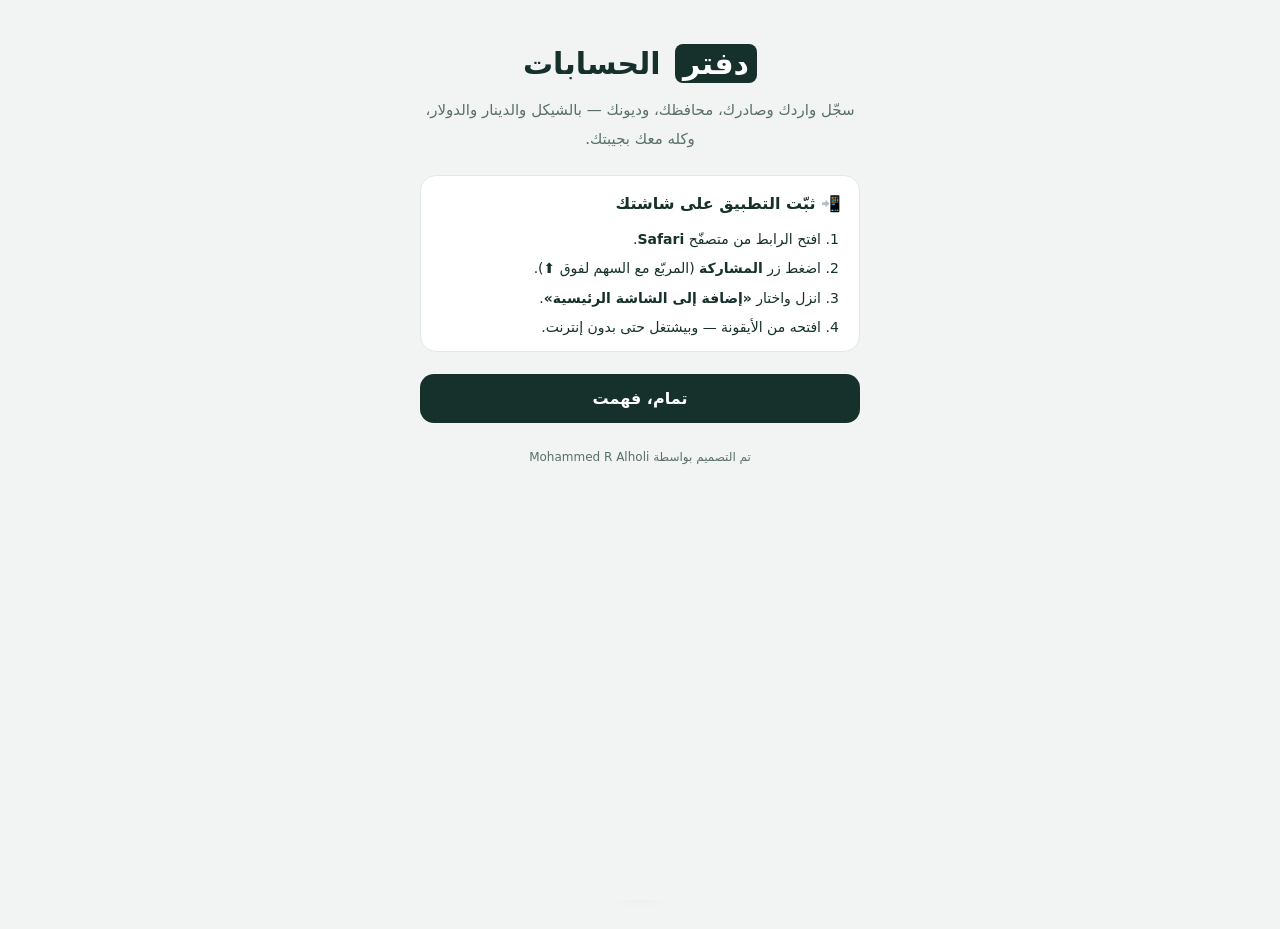
<file: index.html>
<!DOCTYPE html>
<html lang="ar" dir="rtl">
<head>
<meta charset="utf-8" /><meta name="viewport" content="width=device-width, initial-scale=1, viewport-fit=cover, maximum-scale=1" />
<title>دفتر الحسابات</title><meta name="color-scheme" content="light dark" />
<meta name="theme-color" content="#F1F4F2" media="(prefers-color-scheme: light)" />
<meta name="theme-color" content="#0E1A17" media="(prefers-color-scheme: dark)" />
<link rel="manifest" href="./manifest.webmanifest" />
<meta name="apple-mobile-web-app-capable" content="yes" />
<meta name="apple-mobile-web-app-status-bar-style" content="default" />
<meta name="apple-mobile-web-app-title" content="دفتر الحسابات" />
<link rel="apple-touch-icon" href="./icon-180.png" />
<style>
:root{--bg:#F1F4F2;--surface:#FFFFFF;--ink:#16302B;--ink-soft:#5A6F69;--line:#E3E8E5;--income:#138A5E;--income-bg:#E4F4EC;--expense:#D2504A;--expense-bg:#FBE9E7;--gold:#C2922E;--blue:#2C5BB0;--blue-bg:#EAF0FB;--seg-bg:#E6EBE8;--remind-bg:#FFF8EC;--remind-line:#F0DDB0;--remind-line2:#F0E2C4;--card-soft:#F3F6F4;--track:#D2D8D4;--accent:#16302B;--on-accent:#FFFFFF;--gold-bg:#FBF6EA;--chip-soft:#EEF2F0;--purple:#7A4FB5;--purple-bg:#F3EEFB;color-scheme:light dark;}
@media (prefers-color-scheme: dark){
  :root{
    --bg:#0E1A17;--surface:#17241F;--ink:#F4F8F6;--ink-soft:#C2D2CC;--line:#263530;
    --income:#43C492;--income-bg:#16302A;--expense:#F0837C;--expense-bg:#33211F;
    --gold:#D8B45E;--blue:#86A9E6;--blue-bg:#1E2B3D;
    --seg-bg:#101C18;--remind-bg:#272316;--remind-line:#4A3F22;--remind-line2:#3A3320;--card-soft:#1E2C26;--track:#2A3A33;
    --accent:#43C492;--on-accent:#0E1A17;--gold-bg:#2A2416;--chip-soft:#1E2C26;--purple:#C2A5E8;--purple-bg:#2A2238;
  }
}
*{box-sizing:border-box;-webkit-tap-highlight-color:transparent;}
html{background:var(--bg);min-height:100%;}
html,body{margin:0;padding:0;}
body{font-family:-apple-system,"SF Arabic","Segoe UI",system-ui,sans-serif;background:var(--bg);color:var(--ink);min-height:100vh;}
.aw-root{min-height:100vh;max-width:520px;margin:0 auto;padding:0 16px calc(110px + env(safe-area-inset-bottom));position:relative;}
.aw-loading{padding:80px 0;text-align:center;color:var(--ink-soft);}
.aw-top{display:flex;align-items:center;justify-content:space-between;padding:calc(18px + env(safe-area-inset-top)) 2px 10px;}
.aw-brand{font-size:20px;font-weight:700;letter-spacing:-.2px;}
.aw-brand-mark{background:var(--accent);color:var(--on-accent);border-radius:8px;padding:2px 8px;margin-left:4px;font-weight:800;}
.aw-gear{background:var(--surface);border:1px solid var(--line);border-radius:10px;padding:7px 9px;font-size:15px;}
.aw-cur-pills{display:flex;gap:8px;margin:2px 0 14px;}
.aw-cur-pill{flex:1;display:flex;flex-direction:column;align-items:center;gap:1px;padding:10px 4px;border:1.5px solid var(--line);background:var(--surface);border-radius:14px;font-family:inherit;color:var(--ink-soft);}
.aw-cur-pill.on{border-color:var(--gold);background:var(--gold-bg);color:var(--ink);box-shadow:0 2px 8px rgba(194,146,46,.15);}
.aw-cur-pill-sym{font-size:18px;font-weight:800;}
.aw-cur-pill-name{font-size:11px;font-weight:600;}
.aw-seg{display:flex;background:var(--seg-bg);border-radius:13px;padding:4px;margin:0 0 14px;}
.aw-seg-btn{position:relative;flex:1;padding:10px 4px;border:none;background:none;border-radius:10px;font-size:14px;font-weight:700;font-family:inherit;color:var(--ink-soft);}
.aw-seg-btn.on{background:var(--surface);color:var(--ink);box-shadow:0 1px 4px rgba(22,48,43,.1);}
.aw-dot{position:absolute;top:3px;left:8px;min-width:17px;height:17px;line-height:17px;background:var(--expense);color:#fff;border-radius:9px;font-size:10px;font-weight:800;padding:0 4px;}
.aw-month-nav{display:flex;align-items:center;justify-content:center;gap:18px;padding:0 0 14px;}
.aw-month-arrow{width:34px;height:34px;border-radius:50%;border:1px solid var(--line);background:var(--surface);font-size:20px;color:var(--ink);line-height:1;display:flex;align-items:center;justify-content:center;}
.aw-month-arrow:disabled{opacity:.35;}
.aw-month-label{font-size:16px;font-weight:600;min-width:130px;text-align:center;}
.aw-ledger{background:var(--surface);border-radius:20px;padding:22px 20px 18px;border:1px solid var(--line);box-shadow:0 6px 20px rgba(22,48,43,.06);position:relative;}
.aw-ledger::before{content:"";position:absolute;top:0;right:20px;left:20px;height:3px;background:linear-gradient(90deg,var(--gold),transparent);border-radius:3px;}
.aw-ledger-debt::before{background:linear-gradient(90deg,var(--blue),transparent);}
.aw-ledger-wallet::before{background:linear-gradient(90deg,var(--income),transparent);}
.aw-ledger-label{font-size:13px;color:var(--ink-soft);margin-bottom:4px;}
.aw-ledger-hint{font-size:12px;color:var(--ink-soft);margin-top:2px;}
.aw-balance{display:flex;align-items:baseline;gap:6px;margin-bottom:16px;}
.aw-ledger-wallet .aw-balance{margin-bottom:6px;}
.aw-balance.neg .aw-balance-num{color:var(--expense);}
.aw-cur-sym{font-size:20px;font-weight:600;color:var(--ink-soft);}
.aw-balance-num{font-size:40px;font-weight:800;letter-spacing:-1px;font-variant-numeric:tabular-nums;line-height:1;}
.aw-ledger-cols{display:flex;align-items:stretch;}
.aw-col{flex:1;display:flex;flex-direction:column;gap:3px;padding:6px 4px;}
.aw-col-divider{width:1px;background:var(--line);margin:4px 0;}
.aw-col-cap{font-size:12px;color:var(--ink-soft);}
.aw-col-val{font-size:19px;font-weight:700;font-variant-numeric:tabular-nums;}
.aw-col.income .aw-col-val{color:var(--income);}
.aw-col.expense .aw-col-val{color:var(--expense);}
.aw-chips{display:flex;gap:8px;padding:16px 0 6px;flex-wrap:wrap;}
.aw-chip{border:1px solid var(--line);background:var(--surface);color:var(--ink-soft);border-radius:999px;padding:8px 16px;font-size:14px;font-family:inherit;font-weight:600;}
.aw-chip.on{background:var(--accent);color:var(--on-accent);border-color:var(--accent);}
.aw-chip-toggle{margin-right:auto;font-size:13px;padding:8px 14px;}
.aw-chip-toggle.on{background:var(--blue);border-color:var(--blue);}
.aw-card{background:var(--surface);border:1px solid var(--line);border-radius:18px;padding:16px;margin-top:12px;}
.aw-card-title{font-size:15px;font-weight:700;margin-bottom:12px;}
.aw-chart-card .aw-chart{width:100%;height:auto;display:block;}
.aw-chart-legend{display:flex;gap:16px;justify-content:center;margin-top:8px;font-size:12px;color:var(--ink-soft);}
.aw-chart-legend i{display:inline-block;width:10px;height:10px;border-radius:3px;margin-left:5px;vertical-align:middle;}
.aw-bd-row{margin-bottom:12px;}.aw-bd-row:last-child{margin-bottom:0;}
.aw-bd-head{display:flex;justify-content:space-between;align-items:baseline;margin-bottom:5px;}
.aw-bd-name{font-size:14px;display:flex;align-items:center;gap:7px;}
.aw-bd-icon{font-size:16px;}
.aw-bd-amt{font-size:13px;font-weight:700;font-variant-numeric:tabular-nums;}
.aw-bd-pct{color:var(--ink-soft);font-weight:500;margin-right:6px;font-size:12px;}
.aw-bar-track{height:8px;background:var(--track);border-radius:6px;overflow:hidden;}
.aw-bar-fill{height:100%;background:var(--expense);border-radius:6px;transition:width .4s ease;}
.aw-bar-fill.paid{background:var(--income);}
.aw-debt-bar{margin-top:8px;background:var(--income-bg);height:6px;}
.aw-list{margin-top:16px;}
.aw-list-head{display:flex;justify-content:space-between;align-items:center;padding:0 4px 8px;font-size:15px;font-weight:700;}
.aw-list-count{background:var(--surface);border:1px solid var(--line);color:var(--ink-soft);border-radius:999px;padding:2px 10px;font-size:13px;font-weight:600;}
.aw-empty{text-align:center;color:var(--ink-soft);font-size:14px;line-height:2;padding:36px 16px;background:var(--surface);border:1px dashed var(--line);border-radius:16px;}
.aw-remind{background:var(--remind-bg);border:1px solid var(--remind-line);border-radius:16px;padding:14px 16px;margin-top:12px;}
.aw-remind-title{font-size:14px;font-weight:800;margin-bottom:8px;}
.aw-remind-row{display:flex;justify-content:space-between;align-items:center;gap:8px;font-size:13px;padding:5px 0;border-top:1px solid var(--remind-line2);}
.aw-remind-row:first-of-type{border-top:none;}
.aw-remind-when{font-weight:700;white-space:nowrap;}
.aw-remind-row.due-over .aw-remind-when{color:var(--expense);}
.aw-remind-row.due-soon .aw-remind-when{color:var(--gold);}
.aw-item{display:flex;align-items:center;gap:12px;background:var(--surface);border:1px solid var(--line);border-radius:14px;padding:12px;margin-bottom:8px;animation:awfade .25s ease;}
@keyframes awfade{from{opacity:0;transform:translateY(4px);}to{opacity:1;transform:none;}}
.aw-item-icon{width:40px;height:40px;border-radius:11px;flex-shrink:0;display:flex;align-items:center;justify-content:center;font-size:19px;}
.aw-item-icon.in{background:var(--income-bg);}
.aw-item-icon.out{background:var(--expense-bg);}
.aw-item-icon.wallet{background:var(--chip-soft);}
.aw-item-body{flex:1;min-width:0;}
.aw-item-top{display:flex;justify-content:space-between;align-items:baseline;gap:8px;}
.aw-item-cat{font-size:15px;font-weight:600;}
.aw-item-amt{font-size:15px;font-weight:800;font-variant-numeric:tabular-nums;white-space:nowrap;}
.aw-item-amt.in{color:var(--income);}.aw-item-amt.out{color:var(--expense);}
.aw-wallet-bal{font-size:17px;font-weight:800;font-variant-numeric:tabular-nums;color:var(--ink);white-space:nowrap;}
.aw-wallet-bal.neg{color:var(--expense);}
.aw-wallet-item{cursor:pointer;}
.aw-item-sub{display:flex;align-items:center;gap:8px;margin-top:3px;flex-wrap:wrap;}
.aw-tag{font-size:11px;font-weight:700;border-radius:6px;padding:2px 7px;}
.aw-tag.work{background:var(--blue-bg);color:var(--blue);}
.aw-tag.personal{background:var(--purple-bg);color:var(--purple);}
.aw-tag.wallet{background:var(--chip-soft);color:var(--ink-soft);}
.aw-tag.settled-tag{background:var(--income-bg);color:var(--income);}
.aw-tag.due-over{background:var(--expense-bg);color:var(--expense);}
.aw-tag.due-soon{background:var(--gold-bg);color:var(--gold);}
.aw-note{font-size:12px;color:var(--ink-soft);overflow:hidden;text-overflow:ellipsis;white-space:nowrap;max-width:170px;}
.aw-date{font-size:11px;color:var(--ink-soft);font-variant-numeric:tabular-nums;margin-right:auto;}
.aw-del{background:none;border:none;font-size:16px;opacity:.45;padding:6px;flex-shrink:0;}
.aw-del:active{opacity:1;}
.aw-debt-item.settled{opacity:.6;}
.aw-debt-actions{display:flex;flex-direction:column;align-items:center;gap:6px;flex-shrink:0;}
.aw-pay{background:var(--accent);color:var(--on-accent);border:none;border-radius:9px;padding:7px 12px;font-size:13px;font-weight:700;font-family:inherit;}
.aw-pay:active{opacity:.85;}
.aw-fab{position:fixed;bottom:calc(24px + env(safe-area-inset-bottom));right:50%;transform:translateX(50%);width:60px;height:60px;border-radius:50%;border:none;background:var(--accent);color:var(--on-accent);font-size:32px;font-weight:300;line-height:1;box-shadow:0 8px 24px rgba(22,48,43,.32);z-index:20;}
.aw-fab:active{transform:translateX(50%) scale(.94);}
.aw-overlay{position:fixed;inset:0;background:rgba(22,48,43,.4);z-index:30;display:flex;align-items:flex-end;justify-content:center;animation:awovl .2s ease;}
@keyframes awovl{from{opacity:0;}to{opacity:1;}}
.aw-sheet{background:var(--bg);width:100%;max-width:520px;border-radius:24px 24px 0 0;padding:10px 18px calc(26px + env(safe-area-inset-bottom));max-height:92vh;overflow-y:auto;animation:awsheet .28s cubic-bezier(.2,.8,.2,1);}
@keyframes awsheet{from{transform:translateY(100%);}to{transform:none;}}
.aw-sheet-handle{width:42px;height:5px;background:var(--line);border-radius:3px;margin:4px auto 14px;}
.aw-sheet-title{font-size:18px;font-weight:700;text-align:center;margin-bottom:18px;}
.aw-cur-pick{display:flex;gap:8px;}
.aw-cur-pick-btn{flex:1;display:flex;flex-direction:column;align-items:center;gap:1px;padding:11px 4px;border:1.5px solid var(--line);background:var(--surface);border-radius:13px;font-family:inherit;color:var(--ink-soft);}
.aw-cur-pick-btn.on{border-color:var(--gold);background:var(--gold-bg);color:var(--ink);}
.aw-cur-pick-sym{font-size:17px;font-weight:800;}
.aw-cur-pick-name{font-size:11px;font-weight:600;}
.aw-wallet-pick{display:flex;flex-wrap:wrap;gap:8px;}
.aw-wpick-btn{display:flex;align-items:center;gap:6px;border:1.5px solid var(--line);background:var(--surface);color:var(--ink-soft);border-radius:12px;padding:10px 13px;font-size:14px;font-family:inherit;font-weight:600;}
.aw-wpick-btn.on{border-color:var(--accent);background:var(--accent);color:var(--on-accent);}
.aw-mini-hint{font-size:12px;color:var(--ink-soft);margin-top:8px;line-height:1.6;width:100%;}
.aw-suggest{display:flex;flex-wrap:wrap;gap:7px;margin-top:9px;}
.aw-suggest-btn{border:1px solid var(--line);background:var(--surface);color:var(--ink-soft);border-radius:999px;padding:6px 13px;font-size:13px;font-family:inherit;font-weight:600;}
.aw-type-toggle,.aw-acc-toggle{display:flex;gap:8px;}
.aw-type-btn{flex:1;padding:14px;border-radius:14px;border:1.5px solid var(--line);background:var(--surface);font-size:15px;font-weight:700;font-family:inherit;color:var(--ink-soft);}
.aw-type-btn.out.on{background:var(--expense-bg);border-color:var(--expense);color:var(--expense);}
.aw-type-btn.in.on{background:var(--income-bg);border-color:var(--income);color:var(--income);}
.aw-field-label{display:block;font-size:13px;color:var(--ink-soft);margin:16px 4px 7px;font-weight:600;}
.aw-amount-wrap{display:flex;align-items:center;gap:8px;background:var(--surface);border:1.5px solid var(--line);border-radius:14px;padding:6px 16px;}
.aw-amount-cur{font-size:22px;color:var(--ink-soft);font-weight:600;}
.aw-amount-input{flex:1;border:none;background:none;font-size:30px;font-weight:800;font-family:inherit;color:var(--ink);padding:8px 0;outline:none;text-align:right;font-variant-numeric:tabular-nums;}
.aw-cat-grid{display:grid;grid-template-columns:repeat(3,1fr);gap:8px;}
.aw-cat{display:flex;flex-direction:column;align-items:center;gap:5px;padding:12px 4px;border-radius:13px;border:1.5px solid var(--line);background:var(--surface);font-family:inherit;}
.aw-cat.on{border-color:var(--accent);background:var(--card-soft);}
.aw-cat-add{border-style:dashed;color:var(--ink-soft);}
.aw-newcat{display:flex;gap:8px;align-items:center;margin-top:10px;}
.aw-newcat .aw-input{flex:1;}
.aw-emoji-sel{font-size:20px;border:1.5px solid var(--line);border-radius:12px;padding:9px 6px;background:var(--surface);font-family:inherit;}
.aw-catrow{display:flex;gap:8px;align-items:center;margin-bottom:8px;}
.aw-catrow .aw-input{flex:1;}
.aw-cats-h{font-size:13px;font-weight:800;color:var(--ink-soft);margin:16px 2px 9px;}
.aw-add-cat{text-align:center !important;border-style:dashed;margin-top:4px;}
.aw-cat-icon{font-size:22px;}
.aw-cat-label{font-size:11.5px;color:var(--ink);font-weight:600;text-align:center;line-height:1.3;}
.aw-acc-btn{flex:1;padding:13px;border-radius:13px;border:1.5px solid var(--line);background:var(--surface);font-size:15px;font-weight:700;font-family:inherit;color:var(--ink-soft);}
.aw-acc-btn.on{border-color:var(--accent);background:var(--accent);color:var(--on-accent);}
.aw-input{width:100%;border:1.5px solid var(--line);background:var(--surface);border-radius:13px;padding:13px 14px;font-size:15px;font-family:inherit;color:var(--ink);outline:none;}
.aw-input:focus{border-color:var(--ink);}
.aw-pay-rem{text-align:center;font-size:15px;color:var(--ink-soft);background:var(--surface);border:1px solid var(--line);border-radius:12px;padding:12px;}
.aw-pay-rem b{color:var(--ink);font-variant-numeric:tabular-nums;}
.aw-set-p{font-size:13px;color:var(--ink-soft);margin:0 0 14px;line-height:1.7;}
.aw-set-btn{display:block;width:100%;text-align:right;background:var(--surface);border:1.5px solid var(--line);border-radius:13px;padding:15px;font-size:15px;font-weight:700;font-family:inherit;color:var(--ink);margin-bottom:10px;}
.aw-set-btn.danger{color:var(--expense);border-color:#F2CFCC;}
.aw-sheet-actions{display:flex;gap:10px;margin-top:24px;}
.aw-btn{flex:1;padding:15px;border-radius:14px;border:none;font-size:16px;font-weight:700;font-family:inherit;}
.aw-btn.ghost{background:var(--surface);border:1.5px solid var(--line);color:var(--ink-soft);}
.aw-btn.primary{background:var(--accent);color:var(--on-accent);}
.aw-btn.primary.disabled{opacity:.4;}
@media (prefers-reduced-motion:reduce){*{animation:none !important;transition:none !important;}}

.aw-chart text{fill:var(--ink-soft);}
.aw-chart .bar-in{fill:var(--income);}
.aw-chart .bar-out{fill:var(--expense);}

/* ترخيص: تجربة + قفل */
.aw-trial{display:flex;align-items:center;justify-content:space-between;gap:10px;background:var(--gold-bg);border:1px solid var(--gold);border-radius:13px;padding:10px 14px;margin:0 0 14px;font-size:13px;color:var(--ink);}
.aw-trial b{font-variant-numeric:tabular-nums;}
.aw-trial-btn{background:var(--gold);color:#1c1402;border:none;border-radius:9px;padding:7px 14px;font-size:13px;font-weight:800;font-family:inherit;}
.aw-lock{background:var(--surface);border:1px solid var(--line);border-radius:20px;padding:34px 22px;text-align:center;margin-top:24px;}
.aw-lock-emoji{font-size:44px;margin-bottom:10px;}
.aw-lock-title{font-size:20px;font-weight:800;margin-bottom:10px;}
.aw-lock-text{font-size:14px;color:var(--ink-soft);line-height:1.9;margin-bottom:22px;}
.aw-lock-btn{width:100%;}
.aw-lock-err{color:var(--expense);font-size:13px;font-weight:600;margin-top:10px;min-height:18px;text-align:center;}
.aw-credit{text-align:center;font-size:12px;color:var(--ink-soft);padding:24px 12px 10px;line-height:1.7;}

/* تقارير */
.aw-rep-grid{display:flex;gap:8px;}
.aw-rep-box{flex:1;background:var(--card-soft);border-radius:13px;padding:12px 8px;text-align:center;}
.aw-rep-cap{display:block;font-size:12px;color:var(--ink-soft);margin-bottom:4px;}
.aw-rep-val{font-size:18px;font-weight:800;font-variant-numeric:tabular-nums;}
.aw-rep-val.in{color:var(--income);}
.aw-rep-val.out{color:var(--expense);}
.aw-rep-val.net{color:var(--ink);}
.aw-rep-cmp{margin-top:12px;font-size:13px;font-weight:700;}
.aw-rep-cmp.up{color:var(--expense);}
.aw-rep-cmp.down{color:var(--income);}
.aw-rep-row{display:flex;justify-content:space-between;align-items:center;padding:8px 0;border-top:1px solid var(--line);font-size:14px;}
.aw-rep-row:first-child{border-top:none;}
.aw-rep-amt{font-weight:700;font-variant-numeric:tabular-nums;}
.aw-rep-pdf{width:100%;margin-top:16px;}

/* overlay طباعة التقرير */
.aw-print-ov{position:fixed;inset:0;z-index:60;background:#fff;color:#16302B;overflow:auto;-webkit-overflow-scrolling:touch;}
.aw-print-bar{position:sticky;top:0;display:flex;gap:10px;padding:14px 16px calc(14px + env(safe-area-inset-top));background:#f4f4f4;border-bottom:1px solid #e0e0e0;}
.aw-print-doc{padding:24px 22px 60px;max-width:620px;margin:0 auto;font-family:-apple-system,system-ui,"Segoe UI",sans-serif;}
.pp-head{border-bottom:3px solid #C2922E;padding-bottom:12px;margin-bottom:18px;}
.pp-lab{font-size:20px;font-weight:800;color:#16302B;}
.pp-sub{font-size:13px;color:#5A6F69;margin-top:3px;}
.pp-h{font-size:15px;margin:22px 0 8px;color:#16302B;}
.pp-tbl{width:100%;border-collapse:collapse;font-size:14px;color:#16302B;}
.pp-tbl td{padding:9px 4px;border-bottom:1px solid #E3E8E5;}
.pp-tbl td:last-child{text-align:left;font-weight:700;font-variant-numeric:tabular-nums;}
.pp-in{color:#138A5E;} .pp-out{color:#D2504A;}
.pp-note{font-size:13px;color:#5A6F69;}
.pp-foot{margin-top:30px;font-size:12px;color:#5A6F69;text-align:center;border-top:1px solid #E3E8E5;padding-top:12px;}
@media print{
  body>*:not(.aw-print-ov){display:none !important;}
  .aw-print-ov{position:static;overflow:visible;}
  .noprint{display:none !important;}
}

/* شاشة الاشتراك */
.aw-lock-link{display:block;width:100%;margin-top:12px;background:none;border:none;color:var(--ink-soft);font-size:14px;font-weight:700;font-family:inherit;text-decoration:underline;padding:8px;}
.aw-plans{display:flex;gap:8px;margin-bottom:8px;}
.aw-plan{flex:1;position:relative;background:var(--card-soft);border:1.5px solid var(--line);border-radius:14px;padding:14px 6px 12px;text-align:center;}
.aw-plan.best{border-color:var(--gold);background:var(--gold-bg);}
.aw-plan-tag{position:absolute;top:-9px;right:50%;transform:translateX(50%);background:var(--gold);color:#1c1402;font-size:10px;font-weight:800;padding:2px 8px;border-radius:7px;white-space:nowrap;}
.aw-plan-name{font-size:13px;color:var(--ink-soft);margin-bottom:4px;}
.aw-plan-price{font-size:18px;font-weight:800;}
.aw-pay-title{font-size:13px;font-weight:700;color:var(--ink-soft);margin:18px 2px 10px;}
.aw-pay-m{display:flex;align-items:center;gap:11px;background:var(--surface);border:1px solid var(--line);border-radius:13px;padding:11px 13px;margin-bottom:8px;}
.aw-pay-m-ic{font-size:20px;}
.aw-pay-m-name{font-size:14px;font-weight:700;}
.aw-pay-m-val{font-size:13px;color:var(--ink-soft);font-variant-numeric:tabular-nums;margin-top:1px;}
.aw-pay-steps{font-size:13px;color:var(--ink-soft);line-height:1.8;margin:14px 2px;}
.aw-wa-btn{display:block;text-align:center;background:#25D366;color:#fff;text-decoration:none;border-radius:14px;padding:15px;font-size:16px;font-weight:800;font-family:inherit;margin-top:6px;}
.aw-wa-btn:active{opacity:.9;}
.aw-plan{cursor:pointer;transition:transform .1s;}
.aw-plan.on{border-color:var(--accent);box-shadow:0 0 0 2px var(--accent) inset;}
.aw-plan.best.on{border-color:var(--gold);box-shadow:0 0 0 2px var(--gold) inset;}
.aw-plan:active{transform:scale(.97);}
.aw-pe-row{display:flex;gap:8px;margin-bottom:8px;}
.aw-pe-row .aw-input{flex:1;}
.aw-pe-name{max-width:38%;}

/* رمز الجهاز بشاشة التفعيل */
.aw-dev-box{display:flex;flex-direction:column;align-items:center;gap:4px;background:var(--card-soft);border:1px dashed var(--accent);border-radius:13px;padding:13px;margin-bottom:14px;}
.aw-dev-cap{font-size:12px;color:var(--ink-soft);}
.aw-dev-code{font-size:24px;font-weight:800;letter-spacing:3px;font-variant-numeric:tabular-nums;color:var(--ink);}

/* فاتورة مرفقة */
.aw-inv-attach{margin-bottom:4px;}
.aw-attach-btn{width:100%;background:var(--card-soft);border:1.5px dashed var(--line);color:var(--ink);border-radius:13px;padding:13px;font-size:14px;font-weight:700;font-family:inherit;}
.aw-attach-btn:disabled{opacity:.6;}
.aw-inv-thumb{position:relative;display:inline-block;margin-top:10px;}
.aw-inv-thumb img{max-width:140px;max-height:160px;border-radius:11px;border:1px solid var(--line);display:block;}
.aw-inv-rm{position:absolute;top:6px;inset-inline-end:6px;background:rgba(0,0,0,.65);color:#fff;border:none;border-radius:8px;padding:5px 10px;font-size:12px;font-weight:700;font-family:inherit;}
.aw-inv-tag{background:var(--accent-soft,rgba(67,196,146,.15));color:var(--accent);border:none;border-radius:7px;padding:3px 8px;font-size:12px;font-weight:700;font-family:inherit;}
.aw-inv-ov{position:fixed;inset:0;z-index:70;background:rgba(0,0,0,.92);display:flex;flex-direction:column;align-items:center;justify-content:center;padding:16px;overflow:auto;}
.aw-inv-bar{position:fixed;top:0;left:0;right:0;display:flex;gap:10px;justify-content:center;padding:14px calc(14px + env(safe-area-inset-top)) 14px;background:rgba(0,0,0,.5);}
.aw-inv-img{max-width:100%;max-height:84vh;border-radius:10px;margin-top:60px;}

/* نافذة تأكيد داخل التطبيق */
.aw-confirm-ov{position:fixed;inset:0;z-index:80;background:rgba(0,0,0,.55);display:flex;align-items:center;justify-content:center;padding:24px;}
.aw-confirm-box{background:var(--surface);border:1px solid var(--line);border-radius:18px;padding:22px 20px 16px;max-width:340px;width:100%;box-shadow:0 20px 50px rgba(0,0,0,.4);}
.aw-confirm-msg{font-size:16px;font-weight:700;text-align:center;line-height:1.7;margin-bottom:18px;color:var(--ink);}
.aw-confirm-actions{display:flex;gap:10px;}
.aw-confirm-actions .aw-btn{flex:1;}
.aw-btn.danger{background:var(--expense);color:#fff;}

/* زر تعديل الحركة */
.aw-edit{background:none;border:none;font-size:16px;padding:6px 8px;opacity:.65;cursor:pointer;}
.aw-edit:active{opacity:1;}

/* شاشة الترحيب */
.aw-welcome-ov{position:fixed;inset:0;z-index:90;background:var(--bg);overflow:auto;-webkit-overflow-scrolling:touch;display:flex;align-items:flex-start;justify-content:center;padding:max(28px,env(safe-area-inset-top)) 20px 40px;}
.aw-welcome-box{max-width:440px;width:100%;text-align:center;padding-top:18px;}
.aw-welcome-logo{font-size:30px;font-weight:800;margin-bottom:14px;}
.aw-welcome-tag{font-size:15px;color:var(--ink-soft);line-height:1.9;margin-bottom:22px;}
.aw-welcome-card{background:var(--surface);border:1px solid var(--line);border-radius:16px;padding:18px 18px 8px;text-align:right;margin-bottom:22px;}
.aw-welcome-h{font-size:16px;font-weight:800;margin-bottom:12px;}
.aw-welcome-steps{margin:0;padding-inline-start:20px;font-size:14px;line-height:2.1;color:var(--ink);}
.aw-welcome-steps b{color:var(--accent);}
.aw-welcome-btn{width:100%;}

/* صفحة الشخص (تجميع الديون) */
.aw-chev{font-size:30px;color:var(--ink-soft);opacity:.7;padding:0 4px;}
.aw-debt-item[data-person]{cursor:pointer;}
.aw-person-sum{display:flex;align-items:center;justify-content:space-between;background:var(--card-soft);border-radius:14px;padding:14px 18px;font-size:15px;color:var(--ink-soft);margin-bottom:6px;}
.aw-person-sum b{font-size:24px;font-variant-numeric:tabular-nums;}
.aw-person-sum.in b{color:var(--income);}
.aw-person-sum.out b{color:var(--expense);}
.aw-person-list{margin:14px 0 6px;}
.aw-person-row{background:var(--surface);border:1px solid var(--line);border-radius:14px;padding:12px 14px;margin-bottom:10px;}
.aw-person-row.settled{opacity:.6;}
.aw-person-row-head{display:flex;align-items:center;justify-content:space-between;margin-bottom:6px;}
.aw-person-amt{font-size:18px;font-weight:800;font-variant-numeric:tabular-nums;}
.aw-person-amt.in{color:var(--income);}
.aw-person-amt.out{color:var(--expense);}
.aw-person-row-actions{display:flex;gap:8px;margin-top:10px;}
.aw-person-row-actions .aw-pay{flex:1;}
.aw-person-add{width:100%;margin-top:6px;}

/* شريط الاشتراك الفعّال */
.aw-sub{ }
.aw-sub.ok{background:linear-gradient(90deg,rgba(67,196,146,.16),rgba(67,196,146,.06));border:1px solid rgba(67,196,146,.35);}
.aw-sub.warn{background:linear-gradient(90deg,rgba(212,168,74,.18),rgba(212,168,74,.06));border:1px solid rgba(212,168,74,.45);}
.aw-sub-exp{font-size:12px;color:var(--ink-soft);opacity:.9;}

/* شريط تفصيل الواردات (أخضر) */
.aw-bar-fill.income-fill{background:linear-gradient(90deg,var(--income),#5fd6a8);}
.aw-rep-amt.in{color:var(--income);}

/* بنود قابلة للضغط */
.aw-bd-tap{cursor:pointer;border-radius:12px;transition:background .15s;padding:6px;margin:-6px -6px 4px;}
.aw-bd-tap:active{background:var(--card-soft);}
.aw-bd-chev{color:var(--ink-soft);opacity:.6;margin-inline-start:6px;font-weight:700;}
.aw-person-row-actions .aw-pay[data-cdedit]{background:var(--card-soft);color:var(--ink);border:1px solid var(--line);}

/* فلاتر النوع (وارد/صادر) */
.aw-chips-type{margin-top:4px;}
.aw-chip.chip-in.on{background:var(--income);color:#0E1A17;border-color:var(--income);}
.aw-chip.chip-out.on{background:var(--expense);color:#fff;border-color:var(--expense);}

/* الأسئلة الشائعة */
.aw-faq{padding-top:4px;}
.aw-faq-item{border:1px solid var(--line);border-radius:12px;margin-bottom:10px;overflow:hidden;}
.aw-faq-q{width:100%;display:flex;align-items:center;justify-content:space-between;gap:10px;background:var(--surface);border:none;padding:14px 16px;font-size:15px;font-weight:700;color:var(--ink);text-align:start;cursor:pointer;font-family:inherit;}
.aw-faq-ar{transition:transform .2s;opacity:.6;}
.aw-faq-item.open .aw-faq-ar{transform:rotate(180deg);}
.aw-faq-a{max-height:0;overflow:hidden;padding:0 16px;color:var(--ink-soft);font-size:14px;line-height:1.9;transition:max-height .25s ease,padding .25s ease;}
.aw-faq-item.open .aw-faq-a{max-height:400px;padding:0 16px 14px;}
.aw-faq-wa{width:100%;margin-top:8px;text-decoration:none;text-align:center;}

/* الرواتب */
.aw-emp-item{cursor:pointer;}
.aw-emp-item .aw-item-icon{background:var(--card-soft);}
.aw-emp-item [data-paysal]{white-space:nowrap;}

/* سطر الصافي بعد الخصم */
.aw-net-line{display:none;font-size:14px;color:var(--gold);font-weight:700;margin:8px 2px 0;line-height:1.7;}
.aw-net-line b{color:var(--income);}

/* فلتر المحافظ + صفحة المحفظة */
.aw-chips-wallet{margin-top:2px;flex-wrap:wrap;}
.aw-wd-grid{display:flex;gap:8px;margin:12px 0;}
.aw-wd-box{flex:1;background:var(--surface);border:1px solid var(--line);border-radius:12px;padding:10px 8px;text-align:center;}
.aw-wd-box span{display:block;font-size:11px;color:var(--ink-soft);margin-bottom:4px;}
.aw-wd-box b{font-size:16px;font-variant-numeric:tabular-nums;}
.aw-wd-box.in b{color:var(--income);}
.aw-wd-box.out b{color:var(--expense);}

/* مولّد الأكواد داخل التطبيق */
.aw-kg-plans{flex-wrap:wrap;gap:6px;}
.aw-kg-plans .aw-type-btn{flex:1;min-width:70px;}
.aw-kg-out{margin-top:18px;background:var(--card-soft);border:1px dashed var(--accent);border-radius:14px;padding:18px 14px;text-align:center;}
.aw-kg-out.empty{border-color:var(--line);}
.aw-kg-code{font-size:26px;font-weight:800;letter-spacing:2px;font-variant-numeric:tabular-nums;word-break:break-all;}
.aw-kg-code.ph{color:var(--ink-soft);font-size:17px;letter-spacing:0;font-weight:600;}
.aw-kg-plan{font-size:14px;color:var(--gold);font-weight:700;margin-top:6px;}
.aw-kg-tip{font-size:13px;color:var(--accent);font-weight:700;margin-top:8px;min-height:18px;}
.aw-emp-name-row{display:flex;gap:8px;align-items:center;}
.aw-emp-name-row .aw-input{flex:1;}
.aw-emp-name-row .aw-btn{white-space:nowrap;}

/* وقت الحركة */
.aw-time{opacity:.75;font-size:11px;margin-inline-start:2px;}

/* البحث بفترة */
.aw-range-btn{background:var(--surface);border:1px solid var(--line);border-radius:10px;width:38px;height:34px;font-size:16px;cursor:pointer;margin-inline-start:6px;}
.aw-range-btn:active{background:var(--card-soft);}
.aw-range-bar{display:flex;align-items:center;justify-content:space-between;gap:8px;background:var(--card-soft);border:1px solid var(--accent);border-radius:12px;padding:10px 12px;margin-bottom:12px;}
.aw-range-txt{font-size:14px;font-weight:700;color:var(--ink);}
.aw-range-clear{background:none;border:none;color:var(--expense);font-size:13px;font-weight:700;cursor:pointer;font-family:inherit;}
.aw-preset-grid{display:flex;flex-wrap:wrap;gap:7px;margin-bottom:6px;}
.aw-preset{flex:1 1 30%;padding:10px 6px;background:var(--surface);border:1.5px solid var(--line);border-radius:10px;color:var(--ink-soft);font-size:13px;font-weight:700;cursor:pointer;font-family:inherit;}
.aw-preset.on{border-color:var(--accent);color:var(--ink);background:var(--card-soft);}
/* جدول الطباعة المفصّل */
.pp-tbl th{background:#f0f2f1;font-weight:700;font-size:12px;padding:6px;text-align:start;border-bottom:1px solid #ddd;}
.pp-tbl-sm td,.pp-tbl-sm th{font-size:10px;padding:4px;}

/* زر إغلاق (✕) فوق بكل الشاشات */
.aw-sheet{position:relative;}
.aw-sheet-x{position:absolute;top:12px;inset-inline-end:14px;width:34px;height:34px;border-radius:50%;
  background:var(--card-soft);border:1px solid var(--line);color:var(--ink-soft);
  font-size:15px;font-weight:700;line-height:1;cursor:pointer;font-family:inherit;z-index:5;
  display:flex;align-items:center;justify-content:center;}
.aw-sheet-x:active{background:var(--line);color:var(--ink);}
.aw-sheet-title{padding-inline-end:44px;}

/* سجل الدفعات داخل صفحة الشخص */
.aw-pays{margin-top:10px;padding-top:10px;border-top:1px dashed var(--line);}
.aw-pays-h{font-size:12px;color:var(--ink-soft);font-weight:700;margin-bottom:6px;}
.aw-pay-row{display:flex;align-items:center;gap:8px;padding:6px 8px;background:var(--card-soft);border-radius:9px;margin-bottom:5px;}
.aw-pay-amt{font-size:13px;font-weight:800;color:var(--income);white-space:nowrap;font-variant-numeric:tabular-nums;}
.aw-pay-meta{flex:1;font-size:11px;color:var(--ink-soft);line-height:1.6;}
.aw-pay-del{background:none;border:none;color:var(--expense);font-size:13px;font-weight:700;cursor:pointer;padding:2px 6px;font-family:inherit;}

/* تحويل بين المحافظ + المطابقة */
.aw-transfer-btn{width:100%;margin-bottom:12px;}
.aw-wpick-btn.dim{opacity:.35;}

/* مطابقة كشف البنك */
.aw-mt-grid{display:flex;gap:8px;margin-bottom:6px;}
.aw-mt-box{flex:1;background:var(--surface);border:1px solid var(--line);border-radius:12px;padding:10px 6px;text-align:center;}
.aw-mt-box span{display:block;font-size:11px;color:var(--ink-soft);margin-bottom:4px;}
.aw-mt-box b{font-size:16px;font-variant-numeric:tabular-nums;}
.aw-mt-box b.in{color:var(--income);}
.aw-mt-box b.out{color:var(--expense);}
.aw-mt-list{max-height:340px;overflow-y:auto;-webkit-overflow-scrolling:touch;}
.aw-mt-row{display:flex;align-items:center;gap:10px;padding:10px;background:var(--surface);border:1px solid var(--line);
  border-radius:11px;margin-bottom:6px;cursor:pointer;}
.aw-mt-row.on{background:var(--card-soft);border-color:var(--income);}
.aw-mt-cb{width:22px;height:22px;accent-color:var(--income);flex-shrink:0;}
.aw-mt-main{flex:1;min-width:0;}
.aw-mt-top{display:flex;align-items:center;justify-content:space-between;gap:8px;}
.aw-mt-amt{font-size:15px;font-weight:800;font-variant-numeric:tabular-nums;}
.aw-mt-amt.in{color:var(--income);} .aw-mt-amt.out{color:var(--expense);}
.aw-mt-cat{font-size:13px;font-weight:700;color:var(--ink);}
.aw-mt-sub{display:block;font-size:11px;color:var(--ink-soft);margin-top:3px;line-height:1.6;}

/* سداد بعملة مختلفة */
.aw-pay-fx{font-size:11px;color:var(--gold);font-weight:700;}

/* تذكير النسخة الاحتياطية */
.aw-bk-banner{display:flex;align-items:center;justify-content:space-between;gap:10px;flex-wrap:wrap;
  background:linear-gradient(135deg,#3a2f12,#2a2410);border:1px solid var(--gold);border-radius:14px;
  padding:12px 14px;margin-bottom:12px;}
.aw-bk-txt{flex:1;min-width:180px;}
.aw-bk-txt b{display:block;font-size:14px;color:var(--gold);margin-bottom:2px;}
.aw-bk-txt span{font-size:12px;color:var(--ink-soft);line-height:1.6;}
.aw-bk-actions{display:flex;gap:8px;}
.aw-bk-go{background:var(--gold);color:#1a1508;border:none;border-radius:10px;padding:9px 16px;
  font-size:13px;font-weight:800;cursor:pointer;font-family:inherit;white-space:nowrap;}
.aw-bk-later{background:none;border:none;color:var(--ink-soft);font-size:12px;font-weight:700;cursor:pointer;font-family:inherit;}
.aw-bk-note{font-size:12px;color:var(--ink-soft);text-align:center;margin:-4px 0 10px;}
@media (prefers-color-scheme: light){
  .aw-bk-banner{background:linear-gradient(135deg,#FDF6E3,#F8EFD9);}
  .aw-bk-txt b{color:#8a6d1f;}
}
</style></head><body>
<div id="app" class="aw-root"><div class="aw-loading">جاري التحميل…</div></div>
<script>
/* ============================================================
   دفتر الحسابات — PWA كامل (Vanilla JS)
   عملات منفصلة + حركات + محافظ + ديون مربوطة بالمحافظ
   + تذكير ديون + رسم بياني شهري + نسخ احتياطي/تصدير CSV
   البيانات بتنحفظ بـ localStorage (تشتغل أوفلاين)
   ============================================================ */

const STORE_KEY = "alwateen-finance-v1";

const DEFAULT_INCOME_CATS = [
  { id: "salary", label: "راتب / أجر", icon: "💼" },
  { id: "lab", label: "دخل المختبر", icon: "🔬" },
  { id: "freelance", label: "عمل إضافي", icon: "🧰" },
  { id: "support", label: "هدية / دعم", icon: "🎁" },
  { id: "other_in", label: "أخرى", icon: "➕" },
];
const DEFAULT_EXPENSE_CATS = [
  { id: "food", label: "طعام وشراب", icon: "🍽️" },
  { id: "transport", label: "مواصلات", icon: "🚗" },
  { id: "bills", label: "فواتير", icon: "🧾" },
  { id: "health", label: "صحة وأدوية", icon: "💊" },
  { id: "shopping", label: "تسوّق", icon: "🛍️" },
  { id: "rent", label: "إيجار", icon: "🏠" },
  { id: "family", label: "مصاريف العائلة", icon: "👨‍👩‍👧" },
  { id: "work_expense", label: "مصاريف الشغل", icon: "🏢" },
  { id: "maintenance", label: "صيانة", icon: "🔧" },
  { id: "other_out", label: "أخرى", icon: "•" },
];
const DEBT_CATS = ["debt_lend","debt_borrow","debt_collect","debt_payment"];
const NEUTRAL_CATS = DEBT_CATS.concat(["transfer_out","transfer_in","adjust_up","adjust_down"]);
function isDebtTx(t){ return NEUTRAL_CATS.indexOf(t.category)>=0; }
const EXTRA_CATS = [
  { id: "debt_payment", label: "تسديد دَين", icon: "📌" },
  { id: "debt_collect", label: "تحصيل دَين", icon: "🤝" },
  { id: "debt_lend", label: "دَين أعطيته", icon: "🤝" },
  { id: "debt_borrow", label: "دَين أخذته", icon: "📌" },
  { id: "transfer_out", label: "تحويل صادر", icon: "🔄" },
  { id: "transfer_in", label: "تحويل وارد", icon: "🔄" },
  { id: "adjust_down", label: "تسوية (نقص)", icon: "⚖️" },
  { id: "adjust_up", label: "تسوية (زيادة)", icon: "⚖️" },
];
const LEGACY_CATS = { lab_supplies: { label: "مصاريف الشغل", icon: "🏢" } };
const EMOJIS = ["🍽️","🚗","🧾","💊","🛍️","🏠","👨‍👩‍👧","🏢","🔧","💼","🔬","🧰","🎁","💰","📱","🏦","👛","📦","⚡","🚌","☕","🍞","👶","🎓","🩺","🛒","🧹","🔌","✈️","🎉","➕","•"];
function catInfo(id) {
  const all = [ ...((state.cats&&state.cats.income)||[]), ...((state.cats&&state.cats.expense)||[]), ...EXTRA_CATS ];
  return all.find((c)=>c.id===id) || LEGACY_CATS[id] || { label:"أخرى", icon:"•" };
}

const AR_MONTHS = ["كانون الثاني","شباط","آذار","نيسان","أيار","حزيران","تموز","آب","أيلول","تشرين الأول","تشرين الثاني","كانون الأول"];
const AR_MONTHS_SHORT = ["ك2","شب","آذ","نيس","أيا","حز","تم","آب","أيل","ت1","ت2","ك1"];
const CURRENCIES = [{ sym: "₪", name: "شيكل" }, { sym: "$", name: "دولار" }, { sym: "د.أ", name: "دينار" }];
const WALLET_SUGGEST = ["بنك", "محفظة بال بي", "محفظة جوال بي", "محفظة كاش"];

/* إعدادات الاشتراك والدفع (قابلة للتعديل من شاشة المالك) */
const PAY_KEY = "daftar-pay-v1";
const PAY_DEFAULT = {
  whatsapp: "970597210118",
  methods: [
    { icon:"📱", name:"جوال بي", val:"0597210118" },
    { icon:"📱", name:"بال بي", val:"0567385853" },
    { icon:"🏦", name:"بنك فلسطين", val:"حساب رقم 1255769 (أو 0567385853)" },
  ],
  plans: [
    { name:"شهري", price:"10 ₪" },
    { name:"6 شهور", price:"50 ₪" },
    { name:"سنوي", price:"90 ₪", best:true },
  ],
};
let PAY = JSON.parse(JSON.stringify(PAY_DEFAULT));
function loadPay(){
  try{ const raw=localStorage.getItem(PAY_KEY); if(raw){ const s=JSON.parse(raw);
    if(s.whatsapp) PAY.whatsapp=s.whatsapp;
    if(Array.isArray(s.methods)&&s.methods.length) PAY.methods=s.methods;
    if(Array.isArray(s.plans)&&s.plans.length) PAY.plans=s.plans;
  } }catch(e){}
}
function savePay(){ try{ localStorage.setItem(PAY_KEY, JSON.stringify({whatsapp:PAY.whatsapp,methods:PAY.methods,plans:PAY.plans})); }catch(e){} }
function waLink(planName, planPrice){
  let msg = "السلام عليكم 👋\nبدي أشترك بتطبيق دفتر الحسابات.\n";
  if (planName) msg += "الخطة: " + planName + (planPrice?(" ("+planPrice+")"):"") + "\n";
  msg += "رمز جهازي: " + getDeviceId() + "\n";
  msg += "هذا إشعار التحويل 👇 (أرفقت صورة الإشعار)\nالاسم اللي بدي يطلع بالتفعيل: ";
  return "https://wa.me/" + PAY.whatsapp + "?text=" + encodeURIComponent(msg);
}

/* ---------- أدوات ---------- */
function todayStr() {
  const d = new Date();
  return `${d.getFullYear()}-${String(d.getMonth()+1).padStart(2,"0")}-${String(d.getDate()).padStart(2,"0")}`;
}
function monthKeyOf(s) { return s.slice(0, 7); }
function nowTime(){ const d=new Date(); return `${String(d.getHours()).padStart(2,"0")}:${String(d.getMinutes()).padStart(2,"0")}`; }
function fmtTime(t){ if(!t) return ""; const p=String(t).split(":"); let h=parseInt(p[0],10); const mnt=p[1]||"00";
  const ampm = h<12 ? "ص" : "م"; let h12 = h%12; if(h12===0) h12=12; return `${h12}:${mnt} ${ampm}`; }
function fmt(n) {
  const neg = n < 0, v = Math.abs(Math.round(n*100)/100);
  return (neg?"-":"") + v.toLocaleString("en-US",{minimumFractionDigits:v%1?2:0,maximumFractionDigits:2});
}
function uid() { return Date.now().toString(36) + Math.random().toString(36).slice(2,7); }
function esc(s) {
  return String(s==null?"":s).replace(/[&<>"']/g, (m)=>({ "&":"&amp;","<":"&lt;",">":"&gt;",'"':"&quot;","'":"&#39;" }[m]));
}
function walletIcon(name) {
  const n = (name||"");
  if (n.includes("بنك")) return "🏦";
  if (n.includes("بال بي") || n.includes("جوال") || n.includes("إلكترون") || n.includes("الكترون")) return "📱";
  return "👛";
}
function daysBetween(a, b) { return Math.round((new Date(b) - new Date(a)) / 86400000); }
function addDays(dateStr, n){ const d=new Date(dateStr); d.setDate(d.getDate()+n); return d.toISOString().slice(0,10); }

/* ============================================================
   نظام الترخيص (تجربة + تفعيل بكود)
   ملاحظة: حماية برمجية محلية (بدون سيرفر) — توقف المستخدم العادي.
   ============================================================ */
const LIC_KEY = "daftar-license-v1";
const TRIAL_DAYS = 2;
const LIC_SECRET = "531abcf9ff4ccd94d45020c6a960b04f7c720e28f48687b9";

function _sha256(bytes){
  const K=[0x428a2f98,0x71374491,0xb5c0fbcf,0xe9b5dba5,0x3956c25b,0x59f111f1,0x923f82a4,0xab1c5ed5,0xd807aa98,0x12835b01,0x243185be,0x550c7dc3,0x72be5d74,0x80deb1fe,0x9bdc06a7,0xc19bf174,0xe49b69c1,0xefbe4786,0x0fc19dc6,0x240ca1cc,0x2de92c6f,0x4a7484aa,0x5cb0a9dc,0x76f988da,0x983e5152,0xa831c66d,0xb00327c8,0xbf597fc7,0xc6e00bf3,0xd5a79147,0x06ca6351,0x14292967,0x27b70a85,0x2e1b2138,0x4d2c6dfc,0x53380d13,0x650a7354,0x766a0abb,0x81c2c92e,0x92722c85,0xa2bfe8a1,0xa81a664b,0xc24b8b70,0xc76c51a3,0xd192e819,0xd6990624,0xf40e3585,0x106aa070,0x19a4c116,0x1e376c08,0x2748774c,0x34b0bcb5,0x391c0cb3,0x4ed8aa4a,0x5b9cca4f,0x682e6ff3,0x748f82ee,0x78a5636f,0x84c87814,0x8cc70208,0x90befffa,0xa4506ceb,0xbef9a3f7,0xc67178f2];
  let h0=0x6a09e667,h1=0xbb67ae85,h2=0x3c6ef372,h3=0xa54ff53a,h4=0x510e527f,h5=0x9b05688c,h6=0x1f83d9ab,h7=0x5be0cd19;
  const l=bytes.length, withOne=l+1, k=((((withOne+8)+63)&~63)-withOne-8), total=withOne+k+8;
  const m=new Uint8Array(total); m.set(bytes); m[l]=0x80;
  const dv=new DataView(m.buffer), bitLen=l*8;
  dv.setUint32(total-4,bitLen>>>0); dv.setUint32(total-8,Math.floor(bitLen/0x100000000));
  const w=new Uint32Array(64), rotr=(x,n)=>(x>>>n)|(x<<(32-n));
  for(let i=0;i<total;i+=64){
    for(let j=0;j<16;j++) w[j]=dv.getUint32(i+j*4);
    for(let j=16;j<64;j++){ const s0=rotr(w[j-15],7)^rotr(w[j-15],18)^(w[j-15]>>>3); const s1=rotr(w[j-2],17)^rotr(w[j-2],19)^(w[j-2]>>>10); w[j]=(w[j-16]+s0+w[j-7]+s1)|0; }
    let a=h0,b=h1,c=h2,d=h3,e=h4,f=h5,g=h6,h=h7;
    for(let j=0;j<64;j++){ const S1=rotr(e,6)^rotr(e,11)^rotr(e,25); const ch=(e&f)^(~e&g); const t1=(h+S1+ch+K[j]+w[j])|0; const S0=rotr(a,2)^rotr(a,13)^rotr(a,22); const maj=(a&b)^(a&c)^(b&c); const t2=(S0+maj)|0; h=g;g=f;f=e;e=(d+t1)|0;d=c;c=b;b=a;a=(t1+t2)|0; }
    h0=(h0+a)|0;h1=(h1+b)|0;h2=(h2+c)|0;h3=(h3+d)|0;h4=(h4+e)|0;h5=(h5+f)|0;h6=(h6+g)|0;h7=(h7+h)|0;
  }
  const out=new Uint8Array(32), odv=new DataView(out.buffer);
  [h0,h1,h2,h3,h4,h5,h6,h7].forEach((hh,idx)=>odv.setUint32(idx*4,hh>>>0));
  return out;
}
function _utf8(s){ return new TextEncoder().encode(s); }
function hmacSha256(keyStr,msgStr){
  let key=_utf8(keyStr); if(key.length>64) key=_sha256(key);
  const block=new Uint8Array(64); block.set(key);
  const ipad=new Uint8Array(64), opad=new Uint8Array(64);
  for(let i=0;i<64;i++){ ipad[i]=block[i]^0x36; opad[i]=block[i]^0x5c; }
  const msg=_utf8(msgStr);
  const inner=new Uint8Array(64+msg.length); inner.set(ipad); inner.set(msg,64);
  const ih=_sha256(inner);
  const outer=new Uint8Array(96); outer.set(opad); outer.set(ih,64);
  return _sha256(outer);
}
const _B32="0123456789ABCDEFGHJKMNPQRSTVWXYZ";
function _toB32(bytes,len){ let bits=0,val=0,out=""; for(let i=0;i<bytes.length&&out.length<len;i++){ val=((val<<8)|bytes[i])>>>0; bits+=8; while(bits>=5&&out.length<len){ out+=_B32[(val>>>(bits-5))&31]; bits-=5; } } return out; }
function normName(n){ return (n||"").trim().replace(/\s+/g," ").toLowerCase(); }
const PLAN_DAYS = { M:30, H:180, Y:365 };
const PLAN_LABEL = { M:"شهر", H:"6 شهور", Y:"سنة", life:"دائم" };
function _codeBody(name, device, planKey){ const d=hmacSha256(LIC_SECRET, normName(name)+"|"+(device||"")+(planKey?("|"+planKey):"")); const r=_toB32(d,12); return r.slice(0,4)+"-"+r.slice(4,8)+"-"+r.slice(8,12); }
function makeCode(name, device){ return _codeBody(name, device, ""); }                 // دائم (للمالك/التوافق القديم)
function makeCodePlan(name, device, plan){ return plan+"-"+_codeBody(name, device, plan); } // باشتراك بمدة
function parseCode(name, code, device){
  const raw=(code||"").toUpperCase().replace(/\s/g,"");
  const parts=raw.split("-").filter(Boolean);
  if(parts.length===4 && parts[0].length===1 && PLAN_DAYS[parts[0]]){
    const plan=parts[0], body=parts.slice(1).join("");
    if(body && body===_codeBody(name,device,plan).replace(/-/g,"")) return { valid:true, plan, days:PLAN_DAYS[plan] };
    return { valid:false };
  }
  const body=parts.join("");
  if(body && body===makeCode(name,device).replace(/-/g,"")) return { valid:true, plan:"life", days:null };
  return { valid:false };
}
function checkCode(name,code,device){ return parseCode(name,code,device).valid; }

let lic = { installedAt: null, pro: false, name: "", code: "", device: "", plan: "", activatedAt: null, expiry: null };
function getDeviceId(){
  if (lic.device) return lic.device;
  // بصمة جهاز عشوائية ثابتة لهذا الجهاز
  const rand = (Date.now().toString(36) + Math.random().toString(36).slice(2)).toUpperCase().replace(/[^0-9A-Z]/g,"");
  lic.device = _toB32(hmacSha256(LIC_SECRET, "dev:"+rand), 6); // رمز قصير 6 خانات
  saveLic();
  return lic.device;
}
function loadLic(){
  try{ const raw=localStorage.getItem(LIC_KEY); if(raw){ const s=JSON.parse(raw); lic={...lic,...s}; } }catch(e){}
  if(!lic.installedAt){ lic.installedAt = todayStr(); saveLic(); }
  if(!lic.device){ getDeviceId(); }
}
function saveLic(){ try{ localStorage.setItem(LIC_KEY, JSON.stringify(lic)); }catch(e){} }
function licStatus(){
  if(lic.pro && checkCode(lic.name, lic.code, lic.device)){
    if(!lic.expiry) return { kind:"pro", plan:"life" };               // دائم (المالك أو كود قديم)
    const left = daysBetween(todayStr(), lic.expiry);
    if(left>=0) return { kind:"pro", plan:lic.plan, days:left, expiry:lic.expiry };
    return { kind:"expired_sub" };                                     // انتهى الاشتراك
  }
  const used = Math.max(0, daysBetween(lic.installedAt, todayStr()));
  const left = TRIAL_DAYS - used;
  return left>0 ? { kind:"trial", days:left } : { kind:"expired" };
}
function tryActivate(name,code){ const dev=getDeviceId(); const r=parseCode(name,code,dev);
  if(r.valid){ lic.pro=true; lic.name=name.trim(); lic.code=code.trim(); lic.plan=r.plan;
    lic.activatedAt=todayStr(); lic.expiry = r.days ? addDays(todayStr(), r.days) : null; saveLic(); return true; }
  return false; }
const OWNER_NAME = "mohrft"; // = normName("MohRft")
function isOwner(){ return lic.pro && checkCode(lic.name, lic.code, lic.device) && normName(lic.name)===OWNER_NAME; }

/* ---------- الحالة ---------- */
let state = {
  transactions: [], debts: [], wallets: [], cats: null,
  activeCur: "₪", tab: "accounts",
  viewMonth: monthKeyOf(todayStr()),
  accountFilter: "all", debtFilter: "all", showSettled: false,
  range: null,
};

/* --- الفترة: لو مفعّلة بتستبدل عرض الشهر --- */
function inViewPeriod(t){
  if(state.range) return t.date >= state.range.from && t.date <= state.range.to;
  return monthKeyOf(t.date) === state.viewMonth;
}
function periodLabel(){
  if(!state.range) return monthLabel(state.viewMonth);
  return `${state.range.from} ← ${state.range.to}`;
}
function periodShort(){ return state.range ? "الفترة المحددة" : monthLabel(state.viewMonth); }

function load() {
  try {
    const raw = localStorage.getItem(STORE_KEY);
    if (raw) {
      const s = JSON.parse(raw);
      const oldCur = s.currency || "₪";
      state.transactions = (s.transactions||[]).map((t)=>({...t, cur:t.cur||oldCur}));
      state.debts = (s.debts||[]).map((d)=>({...d, cur:d.cur||oldCur}));
      state.wallets = (s.wallets||[]).map((w)=>({...w, cur:w.cur||oldCur, opening: w.opening!==undefined?w.opening:(Number(w.balance)||0)}));
      state.activeCur = s.activeCur || oldCur;
      if (s.cats && Array.isArray(s.cats.income) && Array.isArray(s.cats.expense)) state.cats = s.cats;
      if (Array.isArray(s.employees)) state.employees = s.employees;
    }
  } catch (e) { /* وضع المعاينة بدون تخزين */ }
  if (!state.cats) state.cats = {
    income: DEFAULT_INCOME_CATS.map((c)=>({...c})),
    expense: DEFAULT_EXPENSE_CATS.map((c)=>({...c})),
  };
}
function save() {
  try {
    localStorage.setItem(STORE_KEY, JSON.stringify({
      transactions: state.transactions, debts: state.debts,
      wallets: state.wallets, cats: state.cats, activeCur: state.activeCur,
      employees: state.employees||[],
    }));
  } catch (e) {}
}

/* ---------- حسابات مشتقّة ---------- */
const curTx = () => state.transactions.filter((t)=>t.cur===state.activeCur);
const curWallets = () => state.wallets.filter((w)=>w.cur===state.activeCur);
const curDebts = () => state.debts.filter((d)=>d.cur===state.activeCur);

function walletDeltas() {
  const m = {};
  state.transactions.forEach((t)=>{ if(!t.walletId) return; m[t.walletId]=(m[t.walletId]||0)+(t.type==="income"?t.amount:-t.amount); });
  return m;
}
function walletCurrent(w, deltas) { return (Number(w.opening)||0) + ((deltas||walletDeltas())[w.id]||0); }
function walletName(id) { const w = state.wallets.find((x)=>x.id===id); return w?w.name:null; }

function monthsList() {
  const set = new Set(curTx().map((t)=>monthKeyOf(t.date)));
  set.add(monthKeyOf(todayStr())); set.add(state.viewMonth);
  return Array.from(set).sort();
}
function monthLabel(k){ const [y,m]=k.split("-"); return `${AR_MONTHS[parseInt(m,10)-1]} ${y}`; }

function dueInfo(d) {
  if (!d.dueDate || (d.paid||0)>=d.amount) return null;
  const diff = daysBetween(todayStr(), d.dueDate);
  if (diff < 0) return { kind:"over", label:`متأخر ${Math.abs(diff)} يوم`, cls:"due-over" };
  if (diff === 0) return { kind:"today", label:"مستحق اليوم", cls:"due-soon" };
  if (diff <= 7) return { kind:"soon", label:`بعد ${diff} يوم`, cls:"due-soon" };
  return { kind:"later", label:d.dueDate, cls:"due-later" };
}
function dueCount() {
  return curDebts().filter((d)=>{ const i=dueInfo(d); return i && (i.kind==="over"||i.kind==="today"||i.kind==="soon"); }).length;
}

/* ============================================================
   العرض
   ============================================================ */
const app = () => document.getElementById("app");

function render() {
  const a = app();
  const st = licStatus();
  if (st.kind === "expired" || st.kind === "expired_sub") {
    a.innerHTML = lockHTML(st.kind);
    const sub = a.querySelector("[data-locksub]"); if (sub) sub.onclick = openSubscribe;
    const btn = a.querySelector("[data-lockact]"); if (btn) btn.onclick = openActivate;
    return;
  }
  let banner = "";
  if (st.kind === "trial") banner = trialBannerHTML(st.days);
  else if (st.kind === "pro" && st.plan && st.plan !== "life") banner = subBannerHTML(st);
  a.innerHTML = headerHTML() + curPillsHTML() + banner + backupBannerHTML() + tabsHTML() + tabContentHTML() + creditHTML() + fabHTML();
  attachHandlers();
}

function creditHTML(){ return `<div class="aw-credit">تم التصميم بواسطة Mohammed R Alholi</div>`; }

const WELCOME_KEY = "daftar-welcomed-v1";
const BACKUP_KEY = "daftar-lastbackup-v1";
const BACKUP_DAYS = 14;   // كل كم يوم نذكّر

function lastBackupAt(){ try{ return localStorage.getItem(BACKUP_KEY)||""; }catch(e){ return ""; } }
function markBackupNow(){ try{ localStorage.setItem(BACKUP_KEY, todayStr()); }catch(e){} }
function daysSinceBackup(){
  const d=lastBackupAt();
  if(!d) return null;                       // ما أخد ولا نسخة أبداً
  const a=new Date(d+"T00:00:00"), b=new Date(todayStr()+"T00:00:00");
  return Math.round((b-a)/86400000);
}
function needsBackup(){
  if(!state.transactions.length && !state.debts.length) return false;  // ما في بيانات أصلاً
  const n=daysSinceBackup();
  return n===null || n>=BACKUP_DAYS;
}
function backupBannerHTML(){
  if(!needsBackup()) return "";
  const n=daysSinceBackup();
  const msg = n===null
    ? "ما أخذت نسخة احتياطية لبياناتك بعد."
    : `صار لك ${n} يوم بدون نسخة احتياطية.`;
  return `<div class="aw-bk-banner">
      <div class="aw-bk-txt"><b>🛡️ احمِ بياناتك</b><span>${esc(msg)} لو ضاع جوالك أو انحذف التطبيق، بتضيع.</span></div>
      <div class="aw-bk-actions">
        <button class="aw-bk-go" data-act="doBackup">خُد نسخة</button>
        <button class="aw-bk-later" data-act="laterBackup">لاحقاً</button>
      </div>
    </div>`;
}
function isStandalone(){ try{ return (window.navigator.standalone===true) || (window.matchMedia && window.matchMedia("(display-mode: standalone)").matches); }catch(e){ return false; } }
function openWelcome(){
  const standalone = isStandalone();
  const ov=document.createElement("div"); ov.className="aw-welcome-ov";
  ov.innerHTML = `<div class="aw-welcome-box">
    <div class="aw-welcome-logo"><span class="aw-brand-mark">دفتر</span> الحسابات</div>
    <p class="aw-welcome-tag">سجّل واردك وصادرك، محافظك، وديونك — بالشيكل والدينار والدولار، وكله معك بجيبتك.</p>
    ${standalone ? "" : `
    <div class="aw-welcome-card">
      <div class="aw-welcome-h">📲 ثبّت التطبيق على شاشتك</div>
      <ol class="aw-welcome-steps">
        <li>افتح الرابط من متصفّح <b>Safari</b>.</li>
        <li>اضغط زر <b>المشاركة</b> (المربّع مع السهم لفوق ⬆️).</li>
        <li>انزل واختار <b>«إضافة إلى الشاشة الرئيسية»</b>.</li>
        <li>افتحه من الأيقونة — وبيشتغل حتى بدون إنترنت.</li>
      </ol>
    </div>`}
    <button class="aw-btn primary aw-welcome-btn" id="wlcStart">${standalone ? "يلا نبدأ" : "تمام، فهمت"}</button>
    <div class="aw-credit">تم التصميم بواسطة Mohammed R Alholi</div>
  </div>`;
  document.body.appendChild(ov);
  ov.querySelector("#wlcStart").onclick=()=>{ try{localStorage.setItem(WELCOME_KEY,"1");}catch(e){} ov.remove(); };
}
function maybeWelcome(){ try{ if(localStorage.getItem(WELCOME_KEY)) return; }catch(e){} openWelcome(); }

function openFAQ(){
  const waNum = (typeof PAY!=="undefined" && PAY.whatsapp) ? PAY.whatsapp : "970597210118";
  const items = [
    ["كيف أسجّل حركة (وارد أو صادر)؟","اضغط زر ➕ تحت، اختر «وارد» أو «صادر»، حط المبلغ والتصنيف، واختر المحفظة إن حبيت، بعدها اضغط حفظ."],
    ["كيف أعدّل أو أحذف حركة؟","بقائمة الحركات، اضغط ✏️ لتعديل الحركة، أو 🗑 لحذفها."],
    ["كيف بتشتغل المحافظ؟","كل محفظة إلها رصيد أساسي، وبيتحدّث تلقائياً مع كل حركة مربوطة فيها. تقدر تضيف بنك، كاش، جوال بي، وغيرها من تبويب «المحافظ»."],
    ["كيف أغيّر اسم محفظة؟","بتبويب «المحافظ»، اضغط على المحفظة، عدّل الاسم، واضغط حفظ."],
    ["كيف بتشتغل الديون؟","بتبويب «الديون»، كل شخص بيطلع بسطر واحد فيه مجموع دينه. اضغط على اسمه لتشوف كل ديونه، تسدّد، أو تضيف دين جديد عليه."],
    ["لما أعطي حدا دين، بينقص من محفظتي؟","إي، لو اخترت المحفظة وقت تسجيل الدين، بينخصم منها. ولما الشخص يسدّدك، بترجع تزيد."],
    ["كيف أطلّع تقرير PDF؟","من تبويب «تقارير»، اضغط «تصدير / طباعة PDF»، وبيطلعلك تقرير جاهز باسمك."],
    ["كيف آخد نسخة احتياطية؟","من ⚙️ الإعدادات → «نسخة احتياطية كاملة (JSON)». احفظ الملف بمكان آمن. لو غيّرت جهازك أو حذفت التطبيق، ترجّعها من «استرجاع نسخة احتياطية»."],
    ["نسيت آخذ نسخة احتياطية وحذفت التطبيق، بترجع بياناتي؟","للأسف لأ — البيانات محفوظة على جهازك فقط. عشان هيك خذ نسخة احتياطية بشكل دوري."],
    ["التطبيق بيشتغل بدون إنترنت؟","إي، بعد ما تثبّته بيشتغل كامل أوفلاين."],
    ["كيف أفعّل النسخة الكاملة؟","من شاشة التفعيل خذ «رمز جهازك»، أرسله لنا على واتساب، وبيوصلك كود التفعيل. أدخله بشاشة التفعيل."],
    ["اشتراكي خلص، شو أعمل؟","بيظهرلك زر «جدّد». أرسل لنا رمز جهازك على واتساب، وبيوصلك كود تجديد جديد."]
  ];
  const body = `<div class="aw-faq">
    ${items.map(([q,ans],i)=>`<div class="aw-faq-item" data-faq="${i}">
      <button class="aw-faq-q" data-faqq="${i}"><span>${esc(q)}</span><span class="aw-faq-ar">﹀</span></button>
      <div class="aw-faq-a" id="faqa-${i}">${esc(ans)}</div>
    </div>`).join("")}
    <a class="aw-btn primary aw-faq-wa" href="https://wa.me/${esc((waNum||"").replace(/[^0-9]/g,"").replace(/^0/,"970"))}" target="_blank" rel="noopener">لسا محتاج مساعدة؟ راسلنا واتساب</a>
    <div class="aw-sheet-actions"><button class="aw-btn ghost" id="faqClose">إغلاق</button></div>
  </div>`;
  const m = modalShell("❓ الأسئلة الشائعة", body);
  const s = m.sheet;
  s.querySelectorAll("[data-faqq]").forEach((b)=>b.onclick=()=>{ const it=s.querySelector(`.aw-faq-item[data-faq="${b.dataset.faqq}"]`); it.classList.toggle("open"); });
  s.querySelector("#faqClose").onclick=m.close;
}

function trialBannerHTML(days){
  return `<div class="aw-trial"><span>النسخة التجريبية — باقي <b>${days}</b> يوم</span><button class="aw-trial-btn" data-act="subscribe">اشترك</button></div>`;
}
function subBannerHTML(st){
  const soon = st.days<=5;
  const dtxt = st.days===0 ? "بينتهي اليوم" : ("باقي <b>"+st.days+"</b> يوم");
  return `<div class="aw-trial aw-sub ${soon?"warn":"ok"}">
    <span>اشتراكك (${PLAN_LABEL[st.plan]||""}) فعّال — ${dtxt}</span>
    ${soon?`<button class="aw-trial-btn" data-act="subscribe">جدّد</button>`:`<span class="aw-sub-exp">ينتهي ${esc(st.expiry)}</span>`}
  </div>`;
}
function lockHTML(kind){
  const renew = kind==="expired_sub";
  return `<header class="aw-top"><div class="aw-brand"><span class="aw-brand-mark">دفتر</span> الحسابات</div></header>
    <section class="aw-lock">
      <div class="aw-lock-emoji">🔒</div>
      <div class="aw-lock-title">${renew?"انتهى اشتراكك":"انتهت الفترة التجريبية"}</div>
      <div class="aw-lock-text">${renew?"جدّد اشتراكك وكمّل استخدام التطبيق. حوّل قيمة التجديد وأرسل الإشعار على واتساب، وبيوصلك كود جديد.":"عجبك التطبيق؟ اشترك وكمّل استخدامه. حوّل الاشتراك وأرسل الإشعار على واتساب، وبيوصلك كود التفعيل."}</div>
      <button class="aw-btn primary aw-lock-btn" data-locksub>${renew?"جدّد الآن":"اشترك الآن"}</button>
      <button class="aw-lock-link" data-lockact>عندي كود — تفعيل</button>
    </section>
    <div class="aw-credit">تم التصميم بواسطة Mohammed R Alholi</div>`;
}
function openSubscribe(){
  let sel = PAY.plans.findIndex((p)=>p.best); if(sel<0) sel=PAY.plans.length-1;
  const methods = PAY.methods.map((mth)=>`<div class="aw-pay-m"><span class="aw-pay-m-ic">${mth.icon}</span><div><div class="aw-pay-m-name">${esc(mth.name)}</div><div class="aw-pay-m-val">${esc(mth.val)}</div></div></div>`).join("");
  const m = modalShell("اشترك بدفتر الحسابات", `
    <p class="aw-set-p">اختار الخطة اللي بتناسبك:</p>
    <div class="aw-plans" id="subPlans"></div>
    <div class="aw-pay-title">طرق الدفع</div>
    ${methods}
    <div class="aw-pay-steps">حوّل قيمة الخطة المختارة على أي طريقة فوق، صوّر الإشعار، وابعته على واتساب — وبيوصلك كود التفعيل. ✅</div>
    <a class="aw-wa-btn" id="subWa" href="#" target="_blank" rel="noopener">📲 ادفع وأرسل الإشعار على واتساب</a>
    <button class="aw-lock-link" id="subHaveCode">عندي كود — تفعيل مباشرة</button>
    <div class="aw-sheet-actions"><button class="aw-btn ghost" id="subClose">إغلاق</button></div>`);
  const s = m.sheet;
  const plansBox = s.querySelector("#subPlans");
  const wa = s.querySelector("#subWa");
  function draw(){
    plansBox.innerHTML = PAY.plans.map((p,i)=>`<div class="aw-plan ${p.best?"best":""} ${i===sel?"on":""}" data-plan="${i}">${p.best?`<div class="aw-plan-tag">الأوفر</div>`:""}<div class="aw-plan-name">${esc(p.name)}</div><div class="aw-plan-price">${esc(p.price)}</div></div>`).join("");
    plansBox.querySelectorAll("[data-plan]").forEach((b)=>b.onclick=()=>{ sel=parseInt(b.dataset.plan,10); draw(); });
    const p = PAY.plans[sel];
    wa.href = waLink(p.name, p.price);
    wa.textContent = `📲 اشترك (${p.name} ${p.price}) عبر واتساب`;
  }
  draw();
  s.querySelector("#subClose").onclick = m.close;
  s.querySelector("#subHaveCode").onclick = ()=>{ m.close(); openActivate(); };
}
function openActivate(){
  const dev = getDeviceId();
  const m = modalShell("تفعيل النسخة الكاملة", `
    <p class="aw-set-p">بعد ما تحوّل الاشتراك، أرسل لي <b>اسمك ورمز جهازك</b> على واتساب، وبوصلك كود التفعيل.</p>
    <div class="aw-dev-box"><span class="aw-dev-cap">رمز جهازك</span><span class="aw-dev-code">${esc(dev)}</span></div>
    <label class="aw-field-label">الاسم</label>
    <input class="aw-input" id="acName" type="text" placeholder="اسمك" value="${esc(lic.name||"")}">
    <label class="aw-field-label">كود التفعيل</label>
    <input class="aw-input" id="acCode" type="text" placeholder="XXXX-XXXX-XXXX" autocapitalize="characters">
    <div class="aw-lock-err" id="acErr"></div>
    <div class="aw-sheet-actions"><button class="aw-btn ghost" id="acCancel">إلغاء</button><button class="aw-btn primary" id="acDo">تفعيل</button></div>`);
  const s = m.sheet;
  s.querySelector("#acCancel").onclick = m.close;
  s.querySelector("#acDo").onclick = ()=>{
    const n = s.querySelector("#acName").value, c = s.querySelector("#acCode").value;
    if (tryActivate(n,c)) { m.close(); render(); }
    else s.querySelector("#acErr").textContent = "الاسم أو الكود غير صحيح. تأكّد إنهم متطابقين تماماً.";
  };
}

function headerHTML() {
  return `<header class="aw-top">
    <div class="aw-brand"><span class="aw-brand-mark">دفتر</span> الحسابات</div>
    <button class="aw-gear" data-act="settings" aria-label="الإعدادات">⚙️</button>
  </header>`;
}
function curPillsHTML() {
  return `<div class="aw-cur-pills">` + CURRENCIES.map((c)=>`
    <button class="aw-cur-pill ${state.activeCur===c.sym?"on":""}" data-cur="${esc(c.sym)}">
      <span class="aw-cur-pill-sym">${esc(c.sym)}</span><span class="aw-cur-pill-name">${esc(c.name)}</span>
    </button>`).join("") + `</div>`;
}
function tabsHTML() {
  const dc = dueCount();
  return `<div class="aw-seg">
    <button class="aw-seg-btn ${state.tab==="accounts"?"on":""}" data-tab="accounts">الحركات</button>
    <button class="aw-seg-btn ${state.tab==="wallets"?"on":""}" data-tab="wallets">المحافظ</button>
    <button class="aw-seg-btn ${state.tab==="debts"?"on":""}" data-tab="debts">الديون${dc?`<span class="aw-dot">${dc}</span>`:""}</button>
    <button class="aw-seg-btn ${state.tab==="salaries"?"on":""}" data-tab="salaries">الرواتب</button>
    <button class="aw-seg-btn ${state.tab==="reports"?"on":""}" data-tab="reports">تقارير</button>
  </div>`;
}
function tabContentHTML() {
  if (state.tab==="accounts") return accountsHTML();
  if (state.tab==="wallets") return walletsHTML();
  if (state.tab==="reports") return reportsHTML();
  if (state.tab==="salaries") return salariesHTML();
  return debtsHTML();
}
function fabHTML(){ return state.tab==="reports" ? "" : `<button class="aw-fab" data-act="add" aria-label="إضافة">+</button>`; }

/* ----- تبويب الحركات ----- */
function accountsHTML() {
  const months = monthsList();
  const idx = months.indexOf(state.viewMonth);
  const tx = curTx().filter((t)=>inViewPeriod(t))
    .filter((t)=>state.accountFilter==="all"||t.account===state.accountFilter)
    .sort((a,b)=>(a.date<b.date?1:a.date>b.date?-1:(a.id<b.id?1:a.id>b.id?-1:0)));
  let income=0, expense=0;
  tx.forEach((t)=>{ if(isDebtTx(t)) return; t.type==="income"?(income+=t.amount):(expense+=t.amount); });
  const balance = income-expense;

  const bdMap = {};
  tx.filter((t)=>t.type==="expense"&&!isDebtTx(t)).forEach((t)=>bdMap[t.category]=(bdMap[t.category]||0)+t.amount);
  const bd = Object.entries(bdMap).map(([id,amount])=>({id,amount})).sort((a,b)=>b.amount-a.amount);
  const bdMax = bd.length?bd[0].amount:0;

  const inMap = {};
  tx.filter((t)=>t.type==="income"&&!isDebtTx(t)).forEach((t)=>inMap[t.category]=(inMap[t.category]||0)+t.amount);
  const ibd = Object.entries(inMap).map(([id,amount])=>({id,amount})).sort((a,b)=>b.amount-a.amount);
  const ibdMax = ibd.length?ibd[0].amount:0;

  let html = state.range
    ? `<div class="aw-range-bar">
        <span class="aw-range-txt">📅 ${esc(state.range.from)} ← ${esc(state.range.to)}</span>
        <button class="aw-range-clear" data-act="clearRange">✕ إلغاء</button>
      </div>`
    : `<div class="aw-month-nav">
      <button class="aw-month-arrow" data-mon="-1" ${idx<=0?"disabled":""}>‹</button>
      <span class="aw-month-label">${monthLabel(state.viewMonth)}</span>
      <button class="aw-month-arrow" data-mon="1" ${idx>=months.length-1?"disabled":""}>›</button>
      <button class="aw-range-btn" data-act="openRange" aria-label="بحث بفترة">📅</button>
    </div>`;
  html += `
    <section class="aw-ledger">
      <div class="aw-ledger-label">صافي ${state.range?"الفترة":"الحركة هذا الشهر"} — ${esc(state.activeCur)}</div>
      <div class="aw-balance ${balance<0?"neg":"pos"}"><span class="aw-cur-sym">${esc(state.activeCur)}</span><span class="aw-balance-num">${fmt(balance)}</span></div>
      <div class="aw-ledger-cols">
        <div class="aw-col income"><span class="aw-col-cap">وارد</span><span class="aw-col-val">${fmt(income)}</span></div>
        <div class="aw-col-divider"></div>
        <div class="aw-col expense"><span class="aw-col-cap">صادر</span><span class="aw-col-val">${fmt(expense)}</span></div>
      </div>
    </section>
    ${chartHTML()}
    <div class="aw-chips">
      ${[["all","الكل"],["work","الشغل"],["personal","شخصي"]].map(([id,l])=>`<button class="aw-chip ${state.accountFilter===id?"on":""}" data-accf="${id}">${l}</button>`).join("")}
    </div>`;

  if (ibd.length) {
    html += `<section class="aw-card"><div class="aw-card-title">من وين إجا الدخل</div>` +
      ibd.map((row)=>{ const info=catInfo(row.id); const pct=income?Math.round((row.amount/income)*100):0; const w=ibdMax?Math.max(6,(row.amount/ibdMax)*100):0;
        return `<div class="aw-bd-row aw-bd-tap" data-catin="${esc(row.id)}"><div class="aw-bd-head">
          <span class="aw-bd-name"><span class="aw-bd-icon">${info.icon}</span>${esc(info.label)}<span class="aw-bd-chev">›</span></span>
          <span class="aw-bd-amt">${fmt(row.amount)} ${esc(state.activeCur)}<span class="aw-bd-pct">${pct}%</span></span>
        </div><div class="aw-bar-track"><div class="aw-bar-fill income-fill" style="width:${w}%"></div></div></div>`;
      }).join("") + `</section>`;
  }

  if (bd.length) {
    html += `<section class="aw-card"><div class="aw-card-title">وين راحت المصاريف</div>` +
      bd.map((row)=>{ const info=catInfo(row.id); const pct=expense?Math.round((row.amount/expense)*100):0; const w=bdMax?Math.max(6,(row.amount/bdMax)*100):0;
        return `<div class="aw-bd-row aw-bd-tap" data-catout="${esc(row.id)}"><div class="aw-bd-head">
          <span class="aw-bd-name"><span class="aw-bd-icon">${info.icon}</span>${esc(info.label)}<span class="aw-bd-chev">›</span></span>
          <span class="aw-bd-amt">${fmt(row.amount)} ${esc(state.activeCur)}<span class="aw-bd-pct">${pct}%</span></span>
        </div><div class="aw-bar-track"><div class="aw-bar-fill" style="width:${w}%"></div></div></div>`;
      }).join("") + `</section>`;
  }

  const typeFilter = state.typeFilter || "all";
  const walletFilter = state.walletFilter || "all";
  const curWallets = state.wallets.filter((wl)=>wl.cur===state.activeCur);
  const listTx = tx.filter((t)=> typeFilter==="all" || t.type===typeFilter)
    .filter((t)=> walletFilter==="all" || t.walletId===walletFilter || (walletFilter==="none" && !t.walletId));
  html += `<div class="aw-chips aw-chips-type">
      ${[["all","الكل"],["income","وارد"],["expense","صادر"]].map(([id,l])=>`<button class="aw-chip ${typeFilter===id?"on":""} ${id!=="all"?(id==="income"?"chip-in":"chip-out"):""}" data-typef="${id}">${l}</button>`).join("")}
    </div>`;
  if (curWallets.length) {
    html += `<div class="aw-chips aw-chips-wallet">
      <button class="aw-chip ${walletFilter==="all"?"on":""}" data-walf="all">كل المحافظ</button>
      ${curWallets.map((wl)=>`<button class="aw-chip ${walletFilter===wl.id?"on":""}" data-walf="${wl.id}">${walletIcon(wl.name)} ${esc(wl.name)}</button>`).join("")}
      <button class="aw-chip ${walletFilter==="none"?"on":""}" data-walf="none">بدون محفظة</button>
    </div>`;
  }
  const listTitle = walletFilter!=="all" && walletFilter!=="none"
    ? (walletName(walletFilter)||"المحفظة")
    : (typeFilter==="income"?"الواردات":typeFilter==="expense"?"الصادرات":"الحركات");
  html += `<section class="aw-list"><div class="aw-list-head"><span>${esc(listTitle)}</span><span class="aw-list-count">${listTx.length}</span></div>`;
  if (!listTx.length) {
    html += `<div class="aw-empty">ما في حركات بهالفلتر هذا الشهر.<br>اضغط <b>+</b> تحت لتسجّل حركة.</div>`;
  } else {
    html += listTx.map((t)=>{ const info=catInfo(t.category); const wn=t.walletId?walletName(t.walletId):null;
      return `<div class="aw-item">
        <div class="aw-item-icon ${t.type==="income"?"in":"out"}">${info.icon}</div>
        <div class="aw-item-body">
          <div class="aw-item-top"><span class="aw-item-cat">${esc(info.label)}</span>
            <span class="aw-item-amt ${t.type==="income"?"in":"out"}">${t.type==="income"?"+":"−"}${fmt(t.amount)} ${esc(t.cur)}</span></div>
          <div class="aw-item-sub">
            <span class="aw-tag ${t.account}">${t.account==="work"?"شغل":"شخصي"}</span>
            ${wn?`<span class="aw-tag wallet">${walletIcon(wn)} ${esc(wn)}</span>`:""}
            ${t.note?`<span class="aw-note">${esc(t.note)}</span>`:""}
            ${t.hasInvoice?`<button class="aw-inv-tag" data-inv="${t.id}">📎 فاتورة</button>`:""}
            <span class="aw-date">${esc(t.date)}${t.time?` <span class="aw-time">${esc(fmtTime(t.time))}</span>`:""}</span>
          </div>
        </div>
        <button class="aw-edit" data-edittx="${t.id}" aria-label="تعديل">✏️</button>
        <button class="aw-del" data-deltx="${t.id}" aria-label="حذف">🗑</button>
      </div>`;
    }).join("");
  }
  html += `</section>`;
  return html;
}

function chartHTML() {
  // آخر 6 أشهر: وارد مقابل صادر للعملة الحالية
  const now = new Date(); const keys = [];
  for (let i=5;i>=0;i--){ const d=new Date(now.getFullYear(), now.getMonth()-i, 1); keys.push(`${d.getFullYear()}-${String(d.getMonth()+1).padStart(2,"0")}`); }
  const inc = {}, exp = {};
  curTx().forEach((t)=>{ const k=monthKeyOf(t.date); if(!keys.includes(k))return; if(isDebtTx(t))return; if(t.type==="income")inc[k]=(inc[k]||0)+t.amount; else exp[k]=(exp[k]||0)+t.amount; });
  const max = Math.max(1, ...keys.map((k)=>Math.max(inc[k]||0, exp[k]||0)));
  const any = keys.some((k)=>inc[k]||exp[k]);
  if (!any) return "";
  const W=320, H=120, pad=18, bw=14, gap=6, groupW=bw*2+gap;
  const step=(W-pad*2)/keys.length;
  let bars="";
  keys.forEach((k,i)=>{
    const cx=pad+step*i+step/2;
    const ih=((inc[k]||0)/max)*(H-pad-22), eh=((exp[k]||0)/max)*(H-pad-22);
    const x1=cx-groupW/2, x2=x1+bw+gap;
    bars+=`<rect x="${x1.toFixed(1)}" y="${(H-22-ih).toFixed(1)}" width="${bw}" height="${ih.toFixed(1)}" rx="3" class="bar-in"></rect>`;
    bars+=`<rect x="${x2.toFixed(1)}" y="${(H-22-eh).toFixed(1)}" width="${bw}" height="${eh.toFixed(1)}" rx="3" class="bar-out"></rect>`;
    const mi=parseInt(k.split("-")[1],10)-1;
    bars+=`<text x="${cx.toFixed(1)}" y="${H-6}" text-anchor="middle" font-size="10">${AR_MONTHS_SHORT[mi]}</text>`;
  });
  return `<section class="aw-card aw-chart-card">
    <div class="aw-card-title">آخر 6 أشهر — ${esc(state.activeCur)}</div>
    <svg viewBox="0 0 ${W} ${H}" class="aw-chart" preserveAspectRatio="xMidYMid meet">${bars}</svg>
    <div class="aw-chart-legend"><span><i style="background:#138A5E"></i> وارد</span><span><i style="background:#D2504A"></i> صادر</span></div>
  </section>`;
}

/* ----- تبويب المحافظ ----- */
function walletsHTML() {
  const deltas = walletDeltas();
  const ws = curWallets();
  const total = ws.reduce((s,w)=>s+walletCurrent(w,deltas),0);
  let html = `<section class="aw-ledger aw-ledger-wallet">
      <div class="aw-ledger-label">إجمالي المتوفر — ${esc(state.activeCur)}</div>
      <div class="aw-balance pos"><span class="aw-cur-sym">${esc(state.activeCur)}</span><span class="aw-balance-num">${fmt(total)}</span></div>
      <div class="aw-ledger-hint">مجموع أرصدة محافظك بهالعملة (محدّثة مع كل حركة)</div>
    </section>
    ${ws.length>=2?`<button class="aw-btn primary aw-transfer-btn" data-act="transfer">🔄 تحويل بين المحافظ</button>`:""}
    <section class="aw-list"><div class="aw-list-head"><span>المحافظ والحسابات</span><span class="aw-list-count">${ws.length}</span></div>`;
  if (!ws.length) {
    html += `<div class="aw-empty">ما في محافظ بعملة ${esc(state.activeCur)} بعد.<br>اضغط <b>+</b> تحت لتضيف بنك فلسطين، المحفظة، إلخ.</div>`;
  } else {
    html += ws.map((w)=>{ const cur=walletCurrent(w,deltas); const dl=deltas[w.id]||0;
      return `<div class="aw-item aw-wallet-item">
        <div class="aw-item-icon wallet" data-wdetail="${w.id}">${walletIcon(w.name)}</div>
        <div class="aw-item-body" data-wdetail="${w.id}">
          <div class="aw-item-top"><span class="aw-item-cat">${esc(w.name)}</span>
            <span class="aw-wallet-bal ${cur<0?"neg":""}">${fmt(cur)} ${esc(w.cur)}</span></div>
          <div class="aw-item-sub">${dl!==0?`<span class="aw-note">الأساسي ${fmt(Number(w.opening)||0)} • الحركات ${dl>0?"+":"−"}${fmt(Math.abs(dl))}</span>`:`<span class="aw-note">اضغط لعرض الحركات</span>`}</div>
        </div>
        <button class="aw-edit" data-editw="${w.id}" aria-label="تعديل">✏️</button>
        <button class="aw-del" data-delw="${w.id}" aria-label="حذف">🗑</button>
      </div>`;
    }).join("");
  }
  html += `</section>`;
  return html;
}

/* ----- تبويب الديون ----- */
function debtsHTML() {
  const ds = curDebts();
  let owedToMe=0, iOwe=0;
  ds.forEach((d)=>{ const rem=Math.max(0,d.amount-(d.paid||0)); if(rem<=0)return; d.type==="owed_to_me"?(owedToMe+=rem):(iOwe+=rem); });
  const net = owedToMe-iOwe;

  const reminders = ds.map((d)=>({d,i:dueInfo(d)})).filter((x)=>x.i && x.i.kind!=="later")
    .sort((a,b)=> new Date(a.d.dueDate)-new Date(b.d.dueDate));

  const visible = ds.filter((d)=>state.debtFilter==="all"||d.type===state.debtFilter)
    .filter((d)=> state.showSettled?true:(d.paid||0)<d.amount);
  const gmap={};
  visible.forEach((d)=>{ const k=normName(d.name)+"|"+d.type;
    if(!gmap[k]) gmap[k]={name:d.name,type:d.type,cur:d.cur,items:[],amount:0,paid:0};
    const g=gmap[k]; g.items.push(d); g.amount+=d.amount; g.paid+=(d.paid||0); });
  const groups=Object.values(gmap).map((g)=>{ g.rem=Math.max(0,g.amount-g.paid); g.settled=g.paid>=g.amount;
    let nd=null; g.items.forEach((d)=>{ if((d.paid||0)>=d.amount)return; const di=dueInfo(d);
      if(di&&di.kind!=="later"){ if(!nd||(d.dueDate&&new Date(d.dueDate)<new Date(nd.date))) nd={info:di,date:d.dueDate}; } });
    g.due=nd?nd.info:null; return g; })
    .sort((a,b)=>{ if(a.settled!==b.settled) return a.settled-b.settled; return b.rem-a.rem; });

  let html = `<section class="aw-ledger aw-ledger-debt">
      <div class="aw-ledger-label">صافي الديون — ${esc(state.activeCur)}</div>
      <div class="aw-balance ${net<0?"neg":"pos"}"><span class="aw-cur-sym">${esc(state.activeCur)}</span><span class="aw-balance-num">${fmt(net)}</span></div>
      <div class="aw-ledger-cols">
        <div class="aw-col income"><span class="aw-col-cap">إلك عند الناس</span><span class="aw-col-val">${fmt(owedToMe)}</span></div>
        <div class="aw-col-divider"></div>
        <div class="aw-col expense"><span class="aw-col-cap">عليك للناس</span><span class="aw-col-val">${fmt(iOwe)}</span></div>
      </div>
    </section>`;

  if (reminders.length) {
    html += `<section class="aw-remind"><div class="aw-remind-title">🔔 تذكير</div>` +
      reminders.map((x)=>`<div class="aw-remind-row ${x.i.cls}"><span>${esc(x.d.name)} — ${fmt(Math.max(0,x.d.amount-(x.d.paid||0)))} ${esc(x.d.cur)}</span><span class="aw-remind-when">${esc(x.i.label)}</span></div>`).join("") +
      `</section>`;
  }

  html += `<div class="aw-chips aw-chips-debt">
      ${[["all","الكل"],["owed_to_me","إلي"],["i_owe","عليّ"]].map(([id,l])=>`<button class="aw-chip ${state.debtFilter===id?"on":""}" data-debtf="${id}">${l}</button>`).join("")}
      <button class="aw-chip aw-chip-toggle ${state.showSettled?"on":""}" data-act="toggleSettled">${state.showSettled?"إخفاء المسدّدة":"إظهار المسدّدة"}</button>
    </div>
    <section class="aw-list"><div class="aw-list-head"><span>الأشخاص</span><span class="aw-list-count">${groups.length}</span></div>`;

  if (!groups.length) {
    html += `<div class="aw-empty">ما في ديون بعملة ${esc(state.activeCur)}.<br>اضغط <b>+</b> تحت لتسجّل دَين إلك أو عليك.</div>`;
  } else {
    html += groups.map((g)=>{ const mine=g.type==="owed_to_me"; const pct=g.amount?Math.min(100,(g.paid/g.amount)*100):0;
      return `<div class="aw-item aw-debt-item ${g.settled?"settled":""}" data-person="${esc(g.name)}" data-ptype="${g.type}">
        <div class="aw-item-icon ${mine?"in":"out"}">${mine?"🤝":"📌"}</div>
        <div class="aw-item-body">
          <div class="aw-item-top"><span class="aw-item-cat">${esc(g.name||"بدون اسم")}</span>
            <span class="aw-item-amt ${mine?"in":"out"}">${g.settled?"مسدّد":fmt(g.rem)+" "+esc(g.cur)}</span></div>
          <div class="aw-item-sub">
            <span class="aw-tag ${mine?"personal":"work"}">${mine?"إلي":"عليّ"}</span>
            <span class="aw-tag">${g.items.length} ${g.items.length===1?"حركة":"حركات"}</span>
            ${g.due?`<span class="aw-tag ${g.due.cls}">${esc(g.due.label)}</span>`:""}
            ${(!g.settled&&g.paid>0)?`<span class="aw-note">سُدّد ${fmt(g.paid)} من ${fmt(g.amount)}</span>`:""}
          </div>
          ${(!g.settled&&g.paid>0)?`<div class="aw-bar-track aw-debt-bar"><div class="aw-bar-fill paid" style="width:${pct}%"></div></div>`:""}
        </div>
        <div class="aw-debt-actions"><span class="aw-chev">‹</span></div>
      </div>`;
    }).join("");
  }
  html += `</section>`;
  return html;
}

/* --- صفحة شخص: كل ديونه مجمّعة --- */
function openPersonModal(name, type){
  const mine = type==="owed_to_me";
  const m = modalShell(esc(name||"بدون اسم"), `<div id="personBody"></div>`);
  const body = m.sheet.querySelector("#personBody");
  function entries(){ return state.debts
    .filter((d)=>d.cur===state.activeCur && d.type===type && normName(d.name)===normName(name))
    .sort((a,b)=>a.date<b.date?1:-1); }
  function draw(){
    const items=entries();
    if(!items.length){ m.close(); render(); return; }
    let amount=0,paid=0; items.forEach((d)=>{amount+=d.amount;paid+=(d.paid||0);});
    const rem=Math.max(0,amount-paid);
    body.innerHTML = `
      <div class="aw-person-sum ${mine?"in":"out"}"><span>${mine?"إلك عنده":"عليك له"}</span><b>${fmt(rem)} ${esc(state.activeCur)}</b></div>
      ${paid>0?`<div class="aw-mini-hint" style="text-align:center">سُدّد ${fmt(paid)} من أصل ${fmt(amount)}</div>`:""}
      <div class="aw-person-list">
        ${items.map((d)=>{ const r=Math.max(0,d.amount-(d.paid||0)), st=(d.paid||0)>=d.amount; const di=dueInfo(d);
          return `<div class="aw-person-row ${st?"settled":""}">
            <div class="aw-person-row-head">
              <span class="aw-person-amt ${mine?"in":"out"}">${fmt(d.amount)} ${esc(d.cur)}</span>
              <span class="aw-date">${esc(d.date)}</span>
            </div>
            <div class="aw-item-sub">
              ${st?`<span class="aw-tag settled-tag">مسدّد</span>`:(d.paid>0?`<span class="aw-note">باقي ${fmt(r)}</span>`:"")}
              ${(!st&&di&&di.kind!=="later")?`<span class="aw-tag ${di.cls}">${esc(di.label)}</span>`:""}
              ${d.note?`<span class="aw-note">${esc(d.note)}</span>`:""}
            </div>
            <div class="aw-person-row-actions">
              ${!st?`<button class="aw-pay" data-ppay="${d.id}">سدّد</button>`:""}
              <button class="aw-del" data-pdel="${d.id}" aria-label="حذف">🗑</button>
            </div>
            ${(d.pays&&d.pays.length)?`<div class="aw-pays">
              <div class="aw-pays-h">الدفعات (${d.pays.length})</div>
              ${d.pays.slice().sort((x,y)=>x.date<y.date?1:-1).map((pp)=>`<div class="aw-pay-row">
                <span class="aw-pay-amt">${fmt(pp.amount)} ${esc(d.cur)}${pp.payCur?` <span class="aw-pay-fx">(${fmt(pp.payAmount)} ${esc(pp.payCur)})</span>`:""}</span>
                <span class="aw-pay-meta">${esc(pp.date)}${pp.time?" "+esc(fmtTime(pp.time)):""}${pp.note?" • "+esc(pp.note):""}</span>
                <button class="aw-pay-del" data-paydel="${d.id}|${pp.id}" aria-label="حذف الدفعة">✕</button>
              </div>`).join("")}
            </div>`:""}
          </div>`; }).join("")}
      </div>
      <button class="aw-btn primary aw-person-add" id="personAdd">➕ دين جديد على ${esc(name)}</button>
      <button class="aw-btn" id="personStatement" style="width:100%;margin-top:8px">🧾 كشف حساب / فاتورة PDF</button>
      <div class="aw-sheet-actions"><button class="aw-btn ghost" id="personClose">إغلاق</button></div>`;
    body.querySelectorAll("[data-ppay]").forEach((b)=>b.onclick=()=>{ const d=state.debts.find((x)=>x.id===b.dataset.ppay); if(d) openPayModal(d, draw); });
    body.querySelectorAll("[data-paydel]").forEach((b)=>b.onclick=()=>{
      const [did,pid]=b.dataset.paydel.split("|");
      confirmDialog("حذف هذه الدفعة؟ رح يرجع المبلغ للدين.", ()=>{
        state.debts=state.debts.map((d)=>{ if(d.id!==did) return d;
          const pp=(d.pays||[]).find((x)=>x.id===pid); if(!pp) return d;
          return {...d, paid: Math.max(0,(d.paid||0)-pp.amount), pays:(d.pays||[]).filter((x)=>x.id!==pid)};
        });
        save(); render(); draw();
      });
    });
    body.querySelectorAll("[data-pdel]").forEach((b)=>b.onclick=()=>confirmDialog("حذف هذا الدَّين؟", ()=>{ state.debts=state.debts.filter((x)=>x.id!==b.dataset.pdel); save(); render(); draw(); }));
    body.querySelector("#personAdd").onclick=()=> openDebtModal({name, type, cur:state.activeCur}, draw);
    body.querySelector("#personStatement").onclick=()=> printDebtStatement(name, type);
    body.querySelector("#personClose").onclick=()=>{ m.close(); render(); };
  }
  draw();
}

function printDebtStatement(name, type){
  const mine = type==="owed_to_me";
  const cur = state.activeCur;
  const items = state.debts
    .filter((d)=>d.cur===cur && d.type===type && normName(d.name)===normName(name))
    .sort((a,b)=>a.date<b.date?-1:1);
  let amount=0, paid=0; items.forEach((d)=>{amount+=d.amount;paid+=(d.paid||0);});
  const rem=Math.max(0,amount-paid);
  // حركات التسديد المرتبطة (تحصيل/تسديد لنفس الشخص)
  const payCat = mine?"debt_collect":"debt_payment";
  const pays = state.transactions.filter((t)=>t.category===payCat && (t.note||"").indexOf(name)>=0)
    .sort((a,b)=>a.date<b.date?-1:1);

  const rows = items.map((d)=>{ const r=Math.max(0,d.amount-(d.paid||0)); const st=(d.paid||0)>=d.amount;
    return `<tr>
      <td>${esc(d.date)}</td>
      <td>${fmt(d.amount)} ${esc(cur)}</td>
      <td>${fmt(d.paid||0)} ${esc(cur)}</td>
      <td class="${st?"pp-in":"pp-out"}">${st?"مسدّد":fmt(r)+" "+esc(cur)}</td>
      <td>${esc(d.note||"")}</td>
    </tr>`; }).join("") || `<tr><td colspan="5">—</td></tr>`;

  // الدفعات المسجّلة على الديون نفسها (مع ملاحظاتها)
  const allPays=[];
  items.forEach((d)=>{ (d.pays||[]).forEach((pp)=>allPays.push({...pp, cur:d.cur})); });
  allPays.sort((a,b)=>a.date<b.date?-1:1);
  const payRows = allPays.length
    ? allPays.map((pp)=>`<tr><td>${esc(pp.date)}${pp.time?" "+esc(fmtTime(pp.time)):""}</td><td>${fmt(pp.amount)} ${esc(cur)}</td><td>${esc(pp.note||"")}</td></tr>`).join("")
    : (pays.length ? pays.map((t)=>`<tr><td>${esc(t.date)}${t.time?" "+esc(fmtTime(t.time)):""}</td><td>${fmt(t.amount)} ${esc(cur)}</td><td>${esc(t.note||"")}</td></tr>`).join("") : "");
  const paySection = payRows ? `<h2 class="pp-h">الدفعات المسجّلة</h2><table class="pp-tbl"><tr><th>التاريخ</th><th>المبلغ</th><th>ملاحظة</th></tr>${payRows}</table>` : "";

  const title = mine ? "كشف حساب — مستحقات لنا" : "كشف حساب — مستحقات علينا";
  const relation = mine ? `المبلغ المطلوب من ${esc(name)}` : `المبلغ المستحق لـ ${esc(name)}`;
  const doc = `<div class="aw-print-doc">
      <div class="pp-head"><div class="pp-lab">دفتر الحسابات</div>
        <div class="pp-sub">${title}</div>
        <div class="pp-sub">الاسم: ${esc(name)} • العملة: ${esc(cur)} • تاريخ الكشف: ${esc(todayStr())}</div></div>

      <h2 class="pp-h">الملخص</h2>
      <table class="pp-tbl">
        <tr><td>إجمالي الدين</td><td>${fmt(amount)} ${esc(cur)}</td></tr>
        <tr><td>المسدّد</td><td class="pp-in">${fmt(paid)} ${esc(cur)}</td></tr>
        <tr><td><b>${relation}</b></td><td class="${rem>0?"pp-out":"pp-in"}"><b>${rem>0?fmt(rem)+" "+esc(cur):"مسدّد بالكامل ✓"}</b></td></tr>
      </table>

      <h2 class="pp-h">تفاصيل الديون</h2>
      <table class="pp-tbl"><tr><th>التاريخ</th><th>المبلغ</th><th>المسدّد</th><th>الباقي</th><th>ملاحظة</th></tr>${rows}</table>

      ${paySection}

      <p class="pp-note">هذا الكشف صادر إلكترونياً من تطبيق دفتر الحسابات بتاريخ ${esc(todayStr())}.</p>
      <div class="pp-foot">تم التصميم بواسطة Mohammed R Alholi</div>
    </div>`;
  const ov=document.createElement("div"); ov.className="aw-print-ov";
  ov.innerHTML=`<div class="aw-print-bar noprint"><button class="aw-btn primary" id="ppPrint">طباعة / حفظ PDF</button><button class="aw-btn ghost" id="ppClose">إغلاق</button></div>`+doc;
  document.body.appendChild(ov);
  ov.querySelector("#ppPrint").onclick=()=>{ try{ window.print(); }catch(e){} };
  ov.querySelector("#ppClose").onclick=()=>ov.remove();
}

/* ----- تبويب التقارير ----- */
function prevMonthKey(key){ const [y,m]=key.split("-").map(Number); const d=new Date(y, m-2, 1); return `${d.getFullYear()}-${String(d.getMonth()+1).padStart(2,"0")}`; }
function txOfMonth(cur,key){ return state.transactions.filter((t)=>t.cur===cur && monthKeyOf(t.date)===key); }
function sumType(txs,type){ return txs.filter((t)=>t.type===type && !isDebtTx(t)).reduce((s,t)=>s+t.amount,0); }

function computeReport(cur){
  const mKey=monthKeyOf(todayStr()), pKey=prevMonthKey(mKey), year=mKey.slice(0,4);
  const mtx=txOfMonth(cur,mKey);
  const inc=sumType(mtx,"income"), exp=sumType(mtx,"expense");
  const pexp=sumType(txOfMonth(cur,pKey),"expense");
  const ytx=state.transactions.filter((t)=>t.cur===cur && t.date.slice(0,4)===year);
  const yinc=sumType(ytx,"income"), yexp=sumType(ytx,"expense");
  const map={}; mtx.filter((t)=>t.type==="expense"&&!isDebtTx(t)).forEach((t)=>map[t.category]=(map[t.category]||0)+t.amount);
  const top=Object.entries(map).map(([id,a])=>({id,a})).sort((x,y)=>y.a-x.a).slice(0,3);
  const imap={}; mtx.filter((t)=>t.type==="income"&&!isDebtTx(t)).forEach((t)=>imap[t.category]=(imap[t.category]||0)+t.amount);
  const itop=Object.entries(imap).map(([id,a])=>({id,a})).sort((x,y)=>y.a-x.a).slice(0,5);
  let cmp=null;
  if(!(exp===0&&pexp===0)){
    if(pexp===0) cmp={txt:"ما في بيانات للشهر السابق للمقارنة.",kind:"none"};
    else { const d=Math.round(((exp-pexp)/pexp)*100); cmp={pct:Math.abs(d),up:d>0,kind:d>0?"up":d<0?"down":"same"}; }
  }
  return { mKey, pKey, year, inc, exp, net:inc-exp, pexp, yinc, yexp, ynet:yinc-yexp, top, itop, cmp,
    monthName: AR_MONTHS[parseInt(mKey.split("-")[1],10)-1], prevName: AR_MONTHS[parseInt(pKey.split("-")[1],10)-1] };
}

/* تقرير شامل لأي فترة */
function reportPeriod(){
  if(state.range) return { from: state.range.from, to: state.range.to, label: `${state.range.from} ← ${state.range.to}` };
  const k = state.viewMonth;
  const [y,mm] = k.split("-").map(Number);
  const last = new Date(y, mm, 0).getDate();
  return { from: `${k}-01`, to: `${k}-${String(last).padStart(2,"0")}`, label: monthLabel(k) };
}
function computeFullReport(cur){
  const p = reportPeriod();
  const txs = state.transactions.filter((t)=>t.cur===cur && t.date>=p.from && t.date<=p.to);
  const real = txs.filter((t)=>!isDebtTx(t));
  const inc = real.filter((t)=>t.type==="income").reduce((s,t)=>s+t.amount,0);
  const exp = real.filter((t)=>t.type==="expense").reduce((s,t)=>s+t.amount,0);

  const byCat=(type)=>{ const m={}; real.filter((t)=>t.type===type).forEach((t)=>m[t.category]=(m[t.category]||0)+t.amount);
    return Object.entries(m).map(([id,a])=>({id,a})).sort((x,y)=>y.a-x.a); };

  // المحافظ: وارد/صادر خلال الفترة + الرصيد الحالي
  const wallets = state.wallets.filter((w)=>w.cur===cur).map((w)=>{
    const wt = txs.filter((t)=>t.walletId===w.id);
    const wi = wt.filter((t)=>t.type==="income").reduce((s,t)=>s+t.amount,0);
    const wo = wt.filter((t)=>t.type==="expense").reduce((s,t)=>s+t.amount,0);
    return { name:w.name, inSum:wi, outSum:wo, balance: walletCurrent(w), count: wt.length };
  });

  // الديون خلال الفترة
  const dts = state.debts.filter((d)=>d.cur===cur && d.date>=p.from && d.date<=p.to);
  const owedToMe = dts.filter((d)=>d.type==="owed_to_me").reduce((s,d)=>s+Math.max(0,d.amount-(d.paid||0)),0);
  const iOwe = dts.filter((d)=>d.type==="i_owe").reduce((s,d)=>s+Math.max(0,d.amount-(d.paid||0)),0);
  const debtPeople = {};
  dts.forEach((d)=>{ const k=normName(d.name)+"|"+d.type;
    if(!debtPeople[k]) debtPeople[k]={name:d.name,type:d.type,amount:0,paid:0,count:0};
    debtPeople[k].amount+=d.amount; debtPeople[k].paid+=(d.paid||0); debtPeople[k].count++; });

  // الرواتب خلال الفترة
  const salTx = txs.filter((t)=>t.category==="salary");
  const salTotal = salTx.reduce((s,t)=>s+t.amount,0);
  const salByEmp = {};
  salTx.forEach((t)=>{ const e=(state.employees||[]).find((x)=>x.id===t.emp);
    const nm = e?e.name:"غير محدد";
    if(!salByEmp[nm]) salByEmp[nm]={name:nm,total:0,count:0};
    salByEmp[nm].total+=t.amount; salByEmp[nm].count++; });

  return { p, cur, txs: txs.slice().sort((a,b)=>(a.date<b.date?1:a.date>b.date?-1:(a.id<b.id?1:a.id>b.id?-1:0))),
    inc, exp, net: inc-exp, incCats: byCat("income"), expCats: byCat("expense"),
    wallets, owedToMe, iOwe, debtPeople: Object.values(debtPeople),
    salTotal, salByEmp: Object.values(salByEmp) };
}

function reportsHTML(){
  const cur=state.activeCur;
  const R=computeFullReport(cur);
  const months = monthsList();
  const idx = months.indexOf(state.viewMonth);

  const bar = state.range
    ? `<div class="aw-range-bar">
        <span class="aw-range-txt">📅 ${esc(R.p.from)} ← ${esc(R.p.to)}</span>
        <button class="aw-range-clear" data-act="clearRange">✕ إلغاء</button>
      </div>`
    : `<div class="aw-month-nav">
        <button class="aw-month-arrow" data-mon="-1" ${idx<=0?"disabled":""}>‹</button>
        <span class="aw-month-label">${monthLabel(state.viewMonth)}</span>
        <button class="aw-month-arrow" data-mon="1" ${idx>=months.length-1?"disabled":""}>›</button>
        <button class="aw-range-btn" data-act="openRange" aria-label="بحث بفترة">📅</button>
      </div>`;

  if(!R.txs.length && !R.debtPeople.length){
    return bar + `<section class="aw-list"><div class="aw-empty">ما في بيانات بعملة ${esc(cur)} بهالفترة.<br>غيّر الفترة أو سجّل حركات.</div></section>`;
  }

  const catRows=(rows,total,cls)=> rows.length ? rows.map((row)=>{ const info=catInfo(row.id); const pct=total?Math.round((row.a/total)*100):0;
      return `<div class="aw-rep-row"><span>${info.icon} ${esc(info.label)}</span><span class="aw-rep-amt ${cls}">${fmt(row.a)} ${esc(cur)} <span class="aw-bd-pct">${pct}%</span></span></div>`;
    }).join("") : `<span class="aw-note">ما في.</span>`;

  const walletRows = R.wallets.length ? R.wallets.map((w)=>`
      <div class="aw-rep-row"><span>${walletIcon(w.name)} ${esc(w.name)}</span>
        <span class="aw-rep-amt">${fmt(w.balance)} ${esc(cur)}
          <span class="aw-bd-pct in">+${fmt(w.inSum)}</span> <span class="aw-bd-pct out">−${fmt(w.outSum)}</span></span></div>`).join("")
    : `<span class="aw-note">ما في محافظ بهالعملة.</span>`;

  const debtRows = R.debtPeople.length ? R.debtPeople.map((d)=>{ const rem=Math.max(0,d.amount-d.paid);
      return `<div class="aw-rep-row"><span>${d.type==="owed_to_me"?"🤝":"📌"} ${esc(d.name)} <span class="aw-bd-pct">${d.count} حركة</span></span>
        <span class="aw-rep-amt ${d.type==="owed_to_me"?"in":"out"}">${rem>0?fmt(rem)+" "+esc(cur):"مسدّد"}</span></div>`; }).join("")
    : `<span class="aw-note">ما في ديون بهالفترة.</span>`;

  const salRows = R.salByEmp.length ? R.salByEmp.map((e)=>`
      <div class="aw-rep-row"><span>👤 ${esc(e.name)} <span class="aw-bd-pct">${e.count} دفعة</span></span>
        <span class="aw-rep-amt out">${fmt(e.total)} ${esc(cur)}</span></div>`).join("")
    : `<span class="aw-note">ما في رواتب بهالفترة.</span>`;

  return bar + `
    <section class="aw-card aw-rep-card">
      <div class="aw-card-title">ملخص ${esc(R.p.label)} — ${esc(cur)}</div>
      <div class="aw-rep-grid">
        <div class="aw-rep-box"><span class="aw-rep-cap">وارد</span><span class="aw-rep-val in">${fmt(R.inc)}</span></div>
        <div class="aw-rep-box"><span class="aw-rep-cap">صادر</span><span class="aw-rep-val out">${fmt(R.exp)}</span></div>
        <div class="aw-rep-box"><span class="aw-rep-cap">الصافي</span><span class="aw-rep-val ${R.net<0?"out":"net"}">${fmt(R.net)}</span></div>
      </div>
      <div class="aw-rep-cmp"><span class="aw-note">${R.txs.length} حركة خلال الفترة</span></div>
    </section>
    <section class="aw-card"><div class="aw-card-title">من وين إجا الدخل</div>${catRows(R.incCats,R.inc,"in")}</section>
    <section class="aw-card"><div class="aw-card-title">وين راحت المصاريف</div>${catRows(R.expCats,R.exp,"")}</section>
    <section class="aw-card"><div class="aw-card-title">المحافظ (الرصيد • وارد/صادر بالفترة)</div>${walletRows}</section>
    <section class="aw-card"><div class="aw-card-title">الديون بهالفترة</div>
      <div class="aw-rep-grid" style="margin-bottom:8px">
        <div class="aw-rep-box"><span class="aw-rep-cap">إلك</span><span class="aw-rep-val in">${fmt(R.owedToMe)}</span></div>
        <div class="aw-rep-box"><span class="aw-rep-cap">عليك</span><span class="aw-rep-val out">${fmt(R.iOwe)}</span></div>
      </div>
      ${debtRows}</section>
    <section class="aw-card"><div class="aw-card-title">الرواتب — إجمالي ${fmt(R.salTotal)} ${esc(cur)}</div>${salRows}</section>
    <button class="aw-btn primary aw-rep-pdf" data-act="exportPdf">📄 تقرير مفصّل / طباعة PDF</button>`;
}

function printReport(){
  const cur=state.activeCur;
  const R=computeFullReport(cur);
  const line=(cap,val,cls)=>`<tr><td>${cap}</td><td class="${cls||''}">${fmt(val)} ${esc(cur)}</td></tr>`;

  const catTbl=(rows,total)=> rows.length ? rows.map((row)=>{ const i=catInfo(row.id); const pc=total?Math.round((row.a/total)*100):0;
      return `<tr><td>${i.icon} ${esc(i.label)}</td><td>${fmt(row.a)} ${esc(cur)} (${pc}%)</td></tr>`; }).join("")
    : `<tr><td colspan="2">—</td></tr>`;

  const walTbl = R.wallets.length ? R.wallets.map((w)=>
      `<tr><td>${esc(w.name)}</td><td>${fmt(w.balance)} ${esc(cur)}</td><td class="pp-in">+${fmt(w.inSum)}</td><td class="pp-out">−${fmt(w.outSum)}</td></tr>`).join("")
    : `<tr><td colspan="4">—</td></tr>`;

  const txTbl = R.txs.length ? R.txs.map((t)=>{ const i=catInfo(t.category); const wn=t.walletId?(walletName(t.walletId)||""):"";
      return `<tr>
        <td>${esc(t.date)}${t.time?" "+esc(fmtTime(t.time)):""}</td>
        <td>${esc(i.label)}</td>
        <td>${t.account==="work"?"شغل":"شخصي"}</td>
        <td>${esc(wn)}</td>
        <td class="${t.type==="income"?"pp-in":"pp-out"}">${t.type==="income"?"+":"−"}${fmt(t.amount)}</td>
        <td>${esc(t.note||"")}</td>
      </tr>`; }).join("")
    : `<tr><td colspan="6">—</td></tr>`;

  const debtTbl = R.debtPeople.length ? R.debtPeople.map((d)=>{ const rem=Math.max(0,d.amount-d.paid);
      return `<tr><td>${esc(d.name)}</td><td>${d.type==="owed_to_me"?"إلك":"عليك"}</td><td>${fmt(d.amount)}</td><td>${fmt(d.paid)}</td><td class="${rem>0?"pp-out":"pp-in"}">${rem>0?fmt(rem):"مسدّد"}</td></tr>`; }).join("")
    : `<tr><td colspan="5">—</td></tr>`;

  const salTbl = R.salByEmp.length ? R.salByEmp.map((e)=>
      `<tr><td>${esc(e.name)}</td><td>${e.count}</td><td class="pp-out">${fmt(e.total)} ${esc(cur)}</td></tr>`).join("")
    : `<tr><td colspan="3">—</td></tr>`;

  const doc = `<div class="aw-print-doc">
      <div class="pp-head"><div class="pp-lab">دفتر الحسابات</div>
        <div class="pp-sub">دفتر الحسابات — تقرير مالي مفصّل</div>
        <div class="pp-sub">الفترة: ${esc(R.p.from)} ← ${esc(R.p.to)} • العملة: ${esc(cur)} • تاريخ الطباعة: ${esc(todayStr())}</div></div>

      <h2 class="pp-h">١. الملخص العام</h2>
      <table class="pp-tbl">
        ${line("إجمالي الوارد",R.inc,"pp-in")}
        ${line("إجمالي الصادر",R.exp,"pp-out")}
        ${line("الصافي",R.net,R.net<0?"pp-out":"pp-in")}
        <tr><td>عدد الحركات</td><td>${R.txs.length}</td></tr>
      </table>
      <p class="pp-note">ملاحظة: حركات الديون (إعطاء/تحصيل/تسديد) مستثناة من حساب الوارد والصادر، لأنها مش دخل ولا مصروف حقيقي — بس بتأثر على أرصدة المحافظ.</p>

      <h2 class="pp-h">٢. من وين إجا الدخل</h2>
      <table class="pp-tbl"><tr><th>البند</th><th>المبلغ</th></tr>${catTbl(R.incCats,R.inc)}</table>

      <h2 class="pp-h">٣. وين راحت المصاريف</h2>
      <table class="pp-tbl"><tr><th>البند</th><th>المبلغ</th></tr>${catTbl(R.expCats,R.exp)}</table>

      <h2 class="pp-h">٤. المحافظ والحسابات</h2>
      <table class="pp-tbl"><tr><th>المحفظة</th><th>الرصيد الحالي</th><th>وارد بالفترة</th><th>صادر بالفترة</th></tr>${walTbl}</table>

      <h2 class="pp-h">٥. الديون</h2>
      <table class="pp-tbl">
        ${line("إجمالي إلك عند الناس",R.owedToMe,"pp-in")}
        ${line("إجمالي عليك للناس",R.iOwe,"pp-out")}
      </table>
      <table class="pp-tbl"><tr><th>الشخص</th><th>النوع</th><th>المبلغ</th><th>المسدّد</th><th>الباقي</th></tr>${debtTbl}</table>

      <h2 class="pp-h">٦. الرواتب — إجمالي ${fmt(R.salTotal)} ${esc(cur)}</h2>
      <table class="pp-tbl"><tr><th>الموظف</th><th>عدد الدفعات</th><th>الإجمالي</th></tr>${salTbl}</table>

      <h2 class="pp-h">٧. كل الحركات (${R.txs.length})</h2>
      <table class="pp-tbl pp-tbl-sm"><tr><th>التاريخ</th><th>البند</th><th>الحساب</th><th>المحفظة</th><th>المبلغ</th><th>ملاحظة</th></tr>${txTbl}</table>

      <div class="pp-foot">تم التصميم بواسطة Mohammed R Alholi</div>
    </div>`;
  const ov=document.createElement("div");
  ov.className="aw-print-ov";
  ov.innerHTML=`<div class="aw-print-bar noprint"><button class="aw-btn primary" id="ppPrint">طباعة / حفظ PDF</button><button class="aw-btn ghost" id="ppClose">إغلاق</button></div>`+doc;
  document.body.appendChild(ov);
  ov.querySelector("#ppPrint").onclick=()=>{ try{ window.print(); }catch(e){} };
  ov.querySelector("#ppClose").onclick=()=>ov.remove();
}

/* ============================================================
   ربط الأحداث
   ============================================================ */
function confirmDialog(message, onYes){
  const ov=document.createElement("div"); ov.className="aw-confirm-ov";
  ov.innerHTML=`<div class="aw-confirm-box"><div class="aw-confirm-msg">${esc(message)}</div><div class="aw-confirm-actions"><button class="aw-btn ghost" id="cfNo">إلغاء</button><button class="aw-btn danger" id="cfYes">تأكيد</button></div></div>`;
  document.body.appendChild(ov);
  const close=()=>ov.remove();
  ov.querySelector("#cfNo").onclick=close;
  ov.querySelector("#cfYes").onclick=()=>{ close(); if(onYes) onYes(); };
  ov.onclick=(e)=>{ if(e.target===ov) close(); };
}

function attachHandlers() {
  const a = app();
  a.querySelectorAll("[data-cur]").forEach((b)=>b.onclick=()=>{ state.activeCur=b.dataset.cur; state.viewMonth=monthKeyOf(todayStr()); save(); render(); });
  a.querySelectorAll("[data-tab]").forEach((b)=>b.onclick=()=>{ state.tab=b.dataset.tab; render(); });
  a.querySelectorAll("[data-mon]").forEach((b)=>b.onclick=()=>{ const months=monthsList(); const i=months.indexOf(state.viewMonth)+parseInt(b.dataset.mon,10); if(i>=0&&i<months.length){state.viewMonth=months[i];render();} });
  a.querySelectorAll("[data-accf]").forEach((b)=>b.onclick=()=>{ state.accountFilter=b.dataset.accf; render(); });
  a.querySelectorAll("[data-typef]").forEach((b)=>b.onclick=()=>{ state.typeFilter=b.dataset.typef; render(); });
  a.querySelectorAll("[data-walf]").forEach((b)=>b.onclick=()=>{ state.walletFilter=b.dataset.walf; render(); });
  a.querySelectorAll("[data-catin]").forEach((b)=>b.onclick=()=>openCatDetail("income", b.dataset.catin));
  a.querySelectorAll("[data-catout]").forEach((b)=>b.onclick=()=>openCatDetail("expense", b.dataset.catout));
  a.querySelectorAll("[data-debtf]").forEach((b)=>b.onclick=()=>{ state.debtFilter=b.dataset.debtf; render(); });
  a.querySelectorAll("[data-deltx]").forEach((b)=>b.onclick=()=>confirmDialog("حذف هذه الحركة؟", ()=>{ invDel(b.dataset.deltx); state.transactions=state.transactions.filter((t)=>t.id!==b.dataset.deltx); save(); render(); }));
  a.querySelectorAll("[data-edittx]").forEach((b)=>b.onclick=()=>{ const t=state.transactions.find((x)=>x.id===b.dataset.edittx); if(t) openTxModal(t); });
  a.querySelectorAll("[data-inv]").forEach((b)=>b.onclick=()=>openInvoiceViewer(b.dataset.inv));
  a.querySelectorAll("[data-delw]").forEach((b)=>b.onclick=(e)=>{ e.stopPropagation(); confirmDialog("حذف هذه المحفظة؟", ()=>{ state.wallets=state.wallets.filter((w)=>w.id!==b.dataset.delw); save(); render(); }); });
  a.querySelectorAll("[data-editw]").forEach((b)=>b.onclick=(e)=>{ e.stopPropagation(); const w=state.wallets.find((x)=>x.id===b.dataset.editw); openWalletModal(w); });
  a.querySelectorAll("[data-wdetail]").forEach((b)=>b.onclick=()=>openWalletDetail(b.dataset.wdetail));
  a.querySelectorAll("[data-deld]").forEach((b)=>b.onclick=()=>confirmDialog("حذف هذا الدَّين؟", ()=>{ state.debts=state.debts.filter((d)=>d.id!==b.dataset.deld); save(); render(); }));
  a.querySelectorAll("[data-pay]").forEach((b)=>b.onclick=()=>{ const d=state.debts.find((x)=>x.id===b.dataset.pay); openPayModal(d); });
  a.querySelectorAll("[data-person]").forEach((b)=>b.onclick=()=>openPersonModal(b.dataset.person, b.dataset.ptype));
  a.querySelectorAll("[data-paysal]").forEach((b)=>b.onclick=(e)=>{ e.stopPropagation(); const emp=(state.employees||[]).find((x)=>x.id===b.dataset.paysal); if(emp) openSalaryModal(emp); });
  a.querySelectorAll("[data-emp]").forEach((b)=>b.onclick=()=>{ const emp=(state.employees||[]).find((x)=>x.id===b.dataset.emp); if(emp) openEmployeeModal(emp); });

  a.querySelectorAll("[data-act]").forEach((b)=>b.onclick=(e)=>{
    const act=b.dataset.act;
    if (act==="doBackup") { exportJSON(); }
    if (act==="laterBackup") { try{ const d=new Date(); d.setDate(d.getDate()-(BACKUP_DAYS-3)); localStorage.setItem(BACKUP_KEY, d.toISOString().slice(0,10)); }catch(e){} render(); }
    if (act==="transfer") openTransferModal();
    if (act==="openRange") openRangeModal();
    if (act==="clearRange") { state.range=null; render(); }
    if (act==="add") { if(state.tab==="accounts")openTxModal(); else if(state.tab==="wallets")openWalletModal(null); else if(state.tab==="salaries")openEmployeeModal(); else openDebtModal(); }
    else if (act==="settings") openSettings();
    else if (act==="activate") openActivate();
    else if (act==="subscribe") openSubscribe();
    else if (act==="exportPdf") printReport();
    else if (act==="toggleSettled") { state.showSettled=!state.showSettled; render(); }
  });
}

/* ============================================================
   النوافذ (Modals)
   ============================================================ */
function modalShell(titleHtml, bodyHtml) {
  const ov = document.createElement("div");
  ov.className = "aw-overlay";
  ov.innerHTML = `<div class="aw-sheet"><div class="aw-sheet-handle"></div>
    <button class="aw-sheet-x" aria-label="إغلاق">✕</button>
    <div class="aw-sheet-title">${titleHtml}</div>${bodyHtml}</div>`;
  ov.onclick = (e)=>{ if(e.target===ov) close(); };
  function close(){ ov.remove(); }
  document.body.appendChild(ov);
  const xb = ov.querySelector(".aw-sheet-x"); if(xb) xb.onclick = close;
  return { ov, sheet: ov.querySelector(".aw-sheet"), close };
}
function curPickerHTML(value, id){ return `<div class="aw-cur-pick" data-curpick="${id}">`+CURRENCIES.map((c)=>`<button class="aw-cur-pick-btn ${value===c.sym?"on":""}" data-cv="${esc(c.sym)}"><span class="aw-cur-pick-sym">${esc(c.sym)}</span><span class="aw-cur-pick-name">${esc(c.name)}</span></button>`).join("")+`</div>`; }

/* --- إضافة حركة --- */
/* --- فواتير مرفقة (صور) عبر IndexedDB --- */
const IDB_NAME="daftar-files", IDB_STORE="invoices";
function idbOpen(){ return new Promise((res,rej)=>{ let r; try{ r=indexedDB.open(IDB_NAME,1); }catch(e){ return rej(e); } r.onupgradeneeded=()=>{ try{ r.result.createObjectStore(IDB_STORE); }catch(e){} }; r.onsuccess=()=>res(r.result); r.onerror=()=>rej(r.error); }); }
async function invSave(id,dataUrl){ try{ const db=await idbOpen(); await new Promise((res,rej)=>{ const tx=db.transaction(IDB_STORE,"readwrite"); tx.objectStore(IDB_STORE).put(dataUrl,id); tx.oncomplete=()=>res(); tx.onerror=()=>rej(tx.error); }); return true; }catch(e){ return false; } }
async function invGet(id){ try{ const db=await idbOpen(); return await new Promise((res,rej)=>{ const tx=db.transaction(IDB_STORE,"readonly"); const rq=tx.objectStore(IDB_STORE).get(id); rq.onsuccess=()=>res(rq.result||null); rq.onerror=()=>rej(rq.error); }); }catch(e){ return null; } }
async function invDel(id){ try{ const db=await idbOpen(); await new Promise((res,rej)=>{ const tx=db.transaction(IDB_STORE,"readwrite"); tx.objectStore(IDB_STORE).delete(id); tx.oncomplete=()=>res(); tx.onerror=()=>rej(tx.error); }); }catch(e){} }
function compressImage(file, maxDim=1280, quality=0.6){
  return new Promise((res,rej)=>{
    const img=new Image(); const url=URL.createObjectURL(file);
    img.onload=()=>{ let w=img.naturalWidth||img.width, h=img.naturalHeight||img.height;
      const scale=Math.min(1, maxDim/Math.max(w,h)); w=Math.max(1,Math.round(w*scale)); h=Math.max(1,Math.round(h*scale));
      const c=document.createElement("canvas"); c.width=w; c.height=h; c.getContext("2d").drawImage(img,0,0,w,h);
      try{URL.revokeObjectURL(url);}catch(e){}
      try{ res(c.toDataURL("image/jpeg",quality)); }catch(e){ rej(e); } };
    img.onerror=()=>{ try{URL.revokeObjectURL(url);}catch(e){} rej(new Error("img")); };
    img.src=url;
  });
}
function openInvoiceViewer(id){
  invGet(id).then((data)=>{
    const ov=document.createElement("div"); ov.className="aw-inv-ov";
    ov.innerHTML = (data
      ? `<div class="aw-inv-bar"><button class="aw-btn ghost" id="invClose">إغلاق</button><a class="aw-btn primary" id="invOpen" href="${data}" download="invoice.jpg">حفظ الصورة</a></div><img class="aw-inv-img" src="${data}" alt="فاتورة">`
      : `<div class="aw-inv-bar"><button class="aw-btn ghost" id="invClose">إغلاق</button></div><div class="aw-empty">ما في صورة مرفقة لهالحركة.</div>`);
    document.body.appendChild(ov);
    ov.querySelector("#invClose").onclick=()=>ov.remove();
    ov.onclick=(e)=>{ if(e.target===ov) ov.remove(); };
  });
}

function salariesHTML(){
  const cur = state.activeCur;
  const emps = (state.employees||[]);
  const monthTx = curTx().filter((t)=>t.type==="expense" && t.category==="salary" && monthKeyOf(t.date)===state.viewMonth);
  const monthTotal = monthTx.reduce((s,t)=>s+t.amount,0);

  let html = `<section class="aw-ledger aw-ledger-debt">
      <div class="aw-ledger-label">رواتب هذا الشهر — ${esc(cur)}</div>
      <div class="aw-balance neg"><span class="aw-cur-sym">${esc(cur)}</span><span class="aw-balance-num">${fmt(monthTotal)}</span></div>
    </section>
    <section class="aw-list"><div class="aw-list-head"><span>الموظفين</span><span class="aw-list-count">${emps.length}</span></div>`;

  if (!emps.length){
    html += `<div class="aw-empty">ما في موظفين بعد.<br>اضغط <b>+</b> تحت لإضافة موظف.</div>`;
  } else {
    html += emps.map((e)=>{ const paid = monthTx.filter((t)=>t.emp===e.id).reduce((s,t)=>s+t.amount,0);
      const all = curTx().filter((t)=>t.type==="expense"&&t.category==="salary"&&t.emp===e.id).sort((a,b)=>a.date<b.date?1:-1);
      const last = all[0];
      return `<div class="aw-item aw-emp-item" data-emp="${e.id}">
        <div class="aw-item-icon">👤</div>
        <div class="aw-item-body">
          <div class="aw-item-top"><span class="aw-item-cat">${esc(e.name)}</span>
            <span class="aw-item-amt ${paid>0?"out":""}">${paid>0?fmt(paid)+" "+esc(cur):"—"}</span></div>
          <div class="aw-item-sub">
            ${paid>0?`<span class="aw-tag work">استلم هالشهر</span>`:`<span class="aw-tag">ما استلم بعد</span>`}
            ${last?`<span class="aw-note">آخر صرف: ${esc(last.date)}</span>`:""}
          </div>
        </div>
        <div class="aw-debt-actions"><button class="aw-pay" data-paysal="${e.id}">صرف راتب</button></div>
      </div>`;
    }).join("");
  }
  html += `</section>`;
  return html;
}

function openEmployeeModal(emp){
  // موظف جديد
  if(!emp || !emp.id){
    const body = `
      <label class="aw-field-label">اسم الموظف</label>
      <input class="aw-input" id="empName" type="text" placeholder="مثلاً: أحمد" autofocus>
      <div class="aw-sheet-actions"><button class="aw-btn ghost" id="empCancel">إلغاء</button><button class="aw-btn primary" id="empSave">حفظ</button></div>`;
    const m = modalShell("موظف جديد", body);
    const s = m.sheet;
    s.querySelector("#empSave").onclick=()=>{ const nm=s.querySelector("#empName").value.trim(); if(!nm)return;
      if(!state.employees) state.employees=[]; state.employees.push({id:uid(), name:nm}); save(); m.close(); render(); };
    s.querySelector("#empCancel").onclick=m.close;
    return;
  }
  // صفحة موظف موجود: تعديل الاسم + سجل الرواتب (تعديل/حذف لكل دفعة) + صرف راتب
  const m = modalShell("👤 "+esc(emp.name), `<div id="empBody"></div>`);
  const body = m.sheet.querySelector("#empBody");
  function pays(){ return state.transactions
    .filter((t)=>t.type==="expense" && t.category==="salary" && t.emp===emp.id)
    .sort((a,b)=>(a.date<b.date?1:a.date>b.date?-1:(a.id<b.id?1:a.id>b.id?-1:0))); }
  function draw(){
    const list=pays();
    const total=list.reduce((s,t)=>s+t.amount,0);
    body.innerHTML = `
      <label class="aw-field-label">اسم الموظف</label>
      <div class="aw-emp-name-row">
        <input class="aw-input" id="empName" type="text" value="${esc(emp.name)}">
        <button class="aw-btn primary" id="empRename">حفظ الاسم</button>
      </div>
      <div class="aw-person-sum out" style="margin-top:14px"><span>إجمالي الرواتب المصروفة</span><b>${fmt(total)} ${esc(state.activeCur)}</b></div>
      <div class="aw-list-head"><span>سجل الرواتب</span><span class="aw-list-count">${list.length}</span></div>
      <div class="aw-person-list">
        ${list.length? list.map((t)=>`<div class="aw-person-row">
            <div class="aw-person-row-head">
              <span class="aw-person-amt out">−${fmt(t.amount)} ${esc(t.cur)}</span>
              <span class="aw-date">${esc(t.date)}${t.time?` <span class="aw-time">${esc(fmtTime(t.time))}</span>`:""}</span>
            </div>
            ${t.note?`<div class="aw-item-sub"><span class="aw-note">${esc(t.note)}</span></div>`:""}
            <div class="aw-person-row-actions">
              <button class="aw-pay" data-empedit="${t.id}">تعديل</button>
              <button class="aw-del" data-empdel="${t.id}" aria-label="حذف">🗑</button>
            </div>
          </div>`).join("") : `<div class="aw-empty">ما صُرف راتب لهالموظف بعد.</div>`}
      </div>
      <button class="aw-btn primary" id="empPay" style="width:100%">➕ صرف راتب لـ ${esc(emp.name)}</button>
      <div class="aw-sheet-actions"><button class="aw-btn danger" id="empDel">حذف الموظف</button><button class="aw-btn ghost" id="empClose">إغلاق</button></div>`;
    body.querySelector("#empRename").onclick=()=>{ const nm=body.querySelector("#empName").value.trim(); if(!nm)return; const i=state.employees.findIndex((x)=>x.id===emp.id); if(i>=0){ state.employees[i].name=nm; emp.name=nm; } save(); m.sheet.querySelector(".aw-sheet-title").textContent="👤 "+nm; render(); draw(); };
    body.querySelector("#empPay").onclick=()=>{ m.close(); openSalaryModal(emp); };
    body.querySelectorAll("[data-empedit]").forEach((b)=>b.onclick=()=>{ const t=state.transactions.find((x)=>x.id===b.dataset.empedit); if(t){ m.close(); openTxModal(t); } });
    body.querySelectorAll("[data-empdel]").forEach((b)=>b.onclick=()=>confirmDialog("حذف دفعة الراتب هذه؟", ()=>{ state.transactions=state.transactions.filter((x)=>x.id!==b.dataset.empdel); save(); render(); draw(); }));
    body.querySelector("#empDel").onclick=()=>confirmDialog("حذف هذا الموظف؟ (سجل رواتبه بيظل بالحركات)", ()=>{ state.employees=state.employees.filter((x)=>x.id!==emp.id); save(); m.close(); render(); });
    body.querySelector("#empClose").onclick=m.close;
  }
  draw();
}

function openSalaryModal(emp){
  let cur=state.activeCur, walletId="";
  const body = `
    <label class="aw-field-label">العملة</label>${curPickerHTML(cur,"sal")}
    <label class="aw-field-label">مبلغ الراتب</label>
    <div class="aw-amount-wrap"><span class="aw-amount-cur" id="salCurSym">${esc(cur)}</span>
      <input class="aw-amount-input" id="salAmount" type="number" inputmode="decimal" placeholder="0" autofocus></div>
    <label class="aw-field-label">خصم (سلفة / غياب) — اختياري</label>
    <div class="aw-amount-wrap"><span class="aw-amount-cur">−</span>
      <input class="aw-amount-input" id="salDeduct" type="number" inputmode="decimal" placeholder="0"></div>
    <div class="aw-net-line" id="salNetLine"></div>
    <label class="aw-field-label">ملاحظة الخصم (اختياري)</label>
    <input class="aw-input" id="salDeductNote" type="text" placeholder="مثلاً: سلفة، غياب يومين">
    <label class="aw-field-label">من أي محفظة طلع الراتب؟ (اختياري)</label>
    <div class="aw-wallet-pick" id="salWallets"></div>
    <label class="aw-field-label">التاريخ</label>
    <input class="aw-input" id="salDate" type="date" value="${todayStr()}">
    <label class="aw-field-label">ملاحظة (اختياري)</label>
    <input class="aw-input" id="salNote" type="text" placeholder="مثلاً: راتب شهر 6">
    <div class="aw-sheet-actions"><button class="aw-btn ghost" id="salCancel">إلغاء</button><button class="aw-btn primary" id="salSave">صرف الراتب</button></div>`;
  const m = modalShell("صرف راتب — "+esc(emp.name), body);
  const s = m.sheet;
  const walletsBox=s.querySelector("#salWallets");
  function renderWallets(){ const wsx=state.wallets.filter((w)=>w.cur===cur);
    walletsBox.innerHTML = wsx.map((w)=>`<button class="aw-wpick-btn ${walletId===w.id?"on":""}" data-w="${w.id}"><span>${walletIcon(w.name)}</span>${esc(w.name)}</button>`).join("")
      + `<button class="aw-wpick-btn ${walletId===""?"on":""}" data-w="">بدون محفظة</button>`
      + (wsx.length?"":`<div class="aw-mini-hint">ما في محافظ بعملة ${esc(cur)}.</div>`);
    walletsBox.querySelectorAll("[data-w]").forEach((b)=>b.onclick=()=>{ walletId=b.dataset.w; renderWallets(); });
  }
  s.querySelector('[data-curpick="sal"]').querySelectorAll("[data-cv]").forEach((b)=>b.onclick=()=>{ cur=b.dataset.cv; s.querySelectorAll('[data-curpick="sal"] [data-cv]').forEach((x)=>x.classList.toggle("on", x.dataset.cv===cur)); s.querySelector("#salCurSym").textContent=cur; walletId=""; renderWallets(); updateNet(); });
  const amtI=s.querySelector("#salAmount"), dedI=s.querySelector("#salDeduct"), netLine=s.querySelector("#salNetLine");
  function updateNet(){ const a=parseFloat(amtI.value)||0, d=parseFloat(dedI.value)||0; const net=Math.max(0,a-d);
    if(d>0 && a>0){ netLine.innerHTML=`الصافي بعد الخصم: <b>${fmt(net)} ${esc(cur)}</b> (راتب ${fmt(a)} − خصم ${fmt(d)})`; netLine.style.display="block"; }
    else netLine.style.display="none"; }
  amtI.oninput=updateNet; dedI.oninput=updateNet;
  renderWallets(); updateNet();
  s.querySelector("#salCancel").onclick=m.close;
  s.querySelector("#salSave").onclick=()=>{ const gross=parseFloat(amtI.value); if(!(gross>0))return;
    const deduct=Math.max(0,parseFloat(dedI.value)||0);
    const net=Math.max(0,gross-deduct);
    const dnote=s.querySelector("#salDeductNote").value.trim();
    let note=s.querySelector("#salNote").value.trim()||("راتب "+emp.name);
    if(deduct>0){ note += ` (راتب ${fmt(gross)} − خصم ${fmt(deduct)}${dnote?": "+dnote:""})`; }
    state.transactions.push({ id:uid(), type:"expense", amount:net, cur, category:"salary", emp:emp.id, account:"work",
      walletId:walletId||null, date:s.querySelector("#salDate").value, time:nowTime(), note,
      gross:deduct>0?gross:undefined, deduct:deduct>0?deduct:undefined });
    state.activeCur=cur; save(); m.close(); render();
  };
}

function openCatDetail(type, catId){
  const info = catInfo(catId);
  const title = (type==="income"?"دخل: ":"صرف: ") + info.label;
  const m = modalShell(`${info.icon} ${esc(title)}`, `<div id="catDetailBody"></div>`);
  const body = m.sheet.querySelector("#catDetailBody");
  const items = curTx()
    .filter((t)=>monthKeyOf(t.date)===state.viewMonth && t.type===type && t.category===catId)
    .sort((a,b)=>(a.date<b.date?1:a.date>b.date?-1:(a.id<b.id?1:a.id>b.id?-1:0)));
  const total = items.reduce((s,t)=>s+t.amount,0);
  const cls = type==="income"?"in":"out";
  body.innerHTML = `
    <div class="aw-person-sum ${cls}"><span>${monthLabel(state.viewMonth)} — ${items.length} حركة</span><b>${type==="income"?"+":"−"}${fmt(total)} ${esc(state.activeCur)}</b></div>
    <div class="aw-person-list">
      ${items.map((t)=>{ const wn=t.walletId?walletName(t.walletId):null;
        return `<div class="aw-person-row">
          <div class="aw-person-row-head">
            <span class="aw-person-amt ${cls}">${type==="income"?"+":"−"}${fmt(t.amount)} ${esc(t.cur)}</span>
            <span class="aw-date">${esc(t.date)}${t.time?` <span class="aw-time">${esc(fmtTime(t.time))}</span>`:""}</span>
          </div>
          <div class="aw-item-sub">
            <span class="aw-tag ${t.account==="work"?"work":"personal"}">${t.account==="work"?"شغل":"شخصي"}</span>
            ${wn?`<span class="aw-tag">${esc(wn)}</span>`:""}
            ${t.note?`<span class="aw-note">${esc(t.note)}</span>`:""}
          </div>
          <div class="aw-person-row-actions">
            <button class="aw-pay" data-cdedit="${t.id}">تعديل</button>
            <button class="aw-del" data-cddel="${t.id}" aria-label="حذف">🗑</button>
          </div>
        </div>`; }).join("")}
    </div>
    <div class="aw-sheet-actions"><button class="aw-btn ghost" id="cdClose">إغلاق</button></div>`;
  body.querySelectorAll("[data-cdedit]").forEach((b)=>b.onclick=()=>{ const t=state.transactions.find((x)=>x.id===b.dataset.cdedit); if(t){ m.close(); openTxModal(t); } });
  body.querySelectorAll("[data-cddel]").forEach((b)=>b.onclick=()=>confirmDialog("حذف هذه الحركة؟", async ()=>{ await invDel(b.dataset.cddel); state.transactions=state.transactions.filter((x)=>x.id!==b.dataset.cddel); save(); m.close(); render(); }));
  body.querySelector("#cdClose").onclick=()=>{ m.close(); };
}

function openTxModal(editing) {
  const ed = editing && editing.id ? editing : null;
  let type=ed?ed.type:"expense", cur=ed?ed.cur:state.activeCur, category=ed?ed.category:"", account=ed?ed.account:"personal", walletId=ed?(ed.walletId||""):"";
  const body = `
    <div class="aw-type-toggle">
      <button class="aw-type-btn out ${type==="expense"?"on":""}" data-type="expense">صادر</button>
      <button class="aw-type-btn in ${type==="income"?"on":""}" data-type="income">وارد</button>
    </div>
    <label class="aw-field-label">العملة</label>${curPickerHTML(cur,"tx")}
    <label class="aw-field-label">المبلغ</label>
    <div class="aw-amount-wrap"><span class="aw-amount-cur" id="txCurSym">${esc(cur)}</span>
      <input class="aw-amount-input" id="txAmount" type="number" inputmode="decimal" placeholder="0" value="${ed?esc(ed.amount):""}" ${ed?"":"autofocus"}></div>
    <label class="aw-field-label" id="txWalletLabel">${type==="expense"?"من أي محفظة طلعت؟":"لأي محفظة دخلت؟"}</label>
    <div class="aw-wallet-pick" id="txWallets"></div>
    <label class="aw-field-label">التصنيف</label>
    <div class="aw-cat-grid" id="txCats"></div>
    <div id="txAddCat"></div>
    <label class="aw-field-label">الحساب</label>
    <div class="aw-acc-toggle">
      <button class="aw-acc-btn ${account==="personal"?"on":""}" data-acc="personal">شخصي</button>
      <button class="aw-acc-btn ${account==="work"?"on":""}" data-acc="work">شغل</button>
    </div>
    <label class="aw-field-label">التاريخ</label>
    <input class="aw-input" id="txDate" type="date" value="${ed?esc(ed.date):todayStr()}">
    <label class="aw-field-label">ملاحظة (اختياري)</label>
    <input class="aw-input" id="txNote" type="text" placeholder="مثلاً: قهوة، كواشف، أجرة سرفيس…" value="${ed?esc(ed.note||""):""}">
    <label class="aw-field-label">فاتورة (اختياري)</label>
    <div class="aw-inv-attach">
      <input type="file" id="txInvFile" accept="image/*" hidden>
      <button class="aw-attach-btn" id="txInvBtn" type="button">📎 إرفاق صورة فاتورة</button>
      <div id="txInvThumb"></div>
    </div>
    <div class="aw-sheet-actions"><button class="aw-btn ghost" id="txCancel">إلغاء</button><button class="aw-btn primary ${ed?"":"disabled"}" id="txSave">حفظ</button></div>`;
  const m = modalShell(ed?"تعديل الحركة":"حركة جديدة", body);
  const s = m.sheet;
  const catsBox = s.querySelector("#txCats");
  const addCatBox = s.querySelector("#txAddCat");
  const walletsBox = s.querySelector("#txWallets");
  const amount = s.querySelector("#txAmount");
  const saveBtn = s.querySelector("#txSave");

  let addingCat = false, newEmoji = EMOJIS[0];
  function renderCats(){ const cats=type==="income"?state.cats.income:state.cats.expense;
    catsBox.innerHTML = cats.map((c)=>`<button class="aw-cat ${category===c.id?"on":""}" data-cat="${c.id}"><span class="aw-cat-icon">${c.icon}</span><span class="aw-cat-label">${esc(c.label)}</span></button>`).join("")
      + `<button class="aw-cat aw-cat-add" data-addcat><span class="aw-cat-icon">＋</span><span class="aw-cat-label">جديد</span></button>`;
    catsBox.querySelectorAll("[data-cat]").forEach((b)=>b.onclick=()=>{ category=b.dataset.cat; renderCats(); validate(); });
    catsBox.querySelector("[data-addcat]").onclick=()=>{ addingCat=true; renderAddCat(); };
  }
  function renderAddCat(){
    if(!addingCat){ addCatBox.innerHTML=""; return; }
    addCatBox.innerHTML = `<div class="aw-newcat">
      <select class="aw-emoji-sel" id="ncEmoji">${EMOJIS.map((e)=>`<option ${e===newEmoji?"selected":""}>${e}</option>`).join("")}</select>
      <input class="aw-input" id="ncName" type="text" placeholder="اسم التصنيف الجديد">
      <button class="aw-pay" id="ncAdd">إضافة</button></div>`;
    addCatBox.querySelector("#ncEmoji").onchange=(e)=>{ newEmoji=e.target.value; };
    addCatBox.querySelector("#ncAdd").onclick=()=>{ const nm=addCatBox.querySelector("#ncName").value.trim(); if(!nm)return;
      const id="c"+uid(); (type==="income"?state.cats.income:state.cats.expense).push({id,label:nm,icon:addCatBox.querySelector("#ncEmoji").value});
      save(); category=id; addingCat=false; renderAddCat(); renderCats(); validate(); };
  }
  function renderWallets(){ const ws=state.wallets.filter((w)=>w.cur===cur);
    walletsBox.innerHTML = ws.map((w)=>`<button class="aw-wpick-btn ${walletId===w.id?"on":""}" data-w="${w.id}"><span>${walletIcon(w.name)}</span>${esc(w.name)}</button>`).join("")
      + `<button class="aw-wpick-btn ${walletId===""?"on":""}" data-w="">بدون محفظة</button>`
      + (ws.length?"":`<div class="aw-mini-hint">ما في محافظ بعملة ${esc(cur)} — أضفها من تبويب «المحافظ».</div>`);
    walletsBox.querySelectorAll("[data-w]").forEach((b)=>b.onclick=()=>{ walletId=b.dataset.w; renderWallets(); });
  }
  function validate(){ const ok=parseFloat(amount.value)>0 && category; saveBtn.classList.toggle("disabled", !ok); return ok; }

  s.querySelectorAll("[data-type]").forEach((b)=>b.onclick=()=>{ type=b.dataset.type; category=""; addingCat=false;
    s.querySelectorAll("[data-type]").forEach((x)=>x.classList.toggle("on", x.dataset.type===type));
    s.querySelector("#txWalletLabel").textContent = type==="expense"?"من أي محفظة طلعت؟":"لأي محفظة دخلت؟";
    renderAddCat(); renderCats(); validate(); });
  s.querySelectorAll("[data-acc]").forEach((b)=>b.onclick=()=>{ account=b.dataset.acc; s.querySelectorAll("[data-acc]").forEach((x)=>x.classList.toggle("on", x.dataset.acc===account)); });
  s.querySelector('[data-curpick="tx"]').querySelectorAll("[data-cv]").forEach((b)=>b.onclick=()=>{ cur=b.dataset.cv; walletId="";
    s.querySelectorAll('[data-curpick="tx"] [data-cv]').forEach((x)=>x.classList.toggle("on", x.dataset.cv===cur));
    s.querySelector("#txCurSym").textContent=cur; renderWallets(); });
  amount.oninput = validate;
  s.querySelector("#txCancel").onclick = m.close;

  let pendingInvoice = null;
  const invFile = s.querySelector("#txInvFile"), invBtn = s.querySelector("#txInvBtn"), invThumb = s.querySelector("#txInvThumb");
  function drawThumb(){
    if (pendingInvoice){ invThumb.innerHTML = `<div class="aw-inv-thumb"><img src="${pendingInvoice}" alt="معاينة"><button type="button" class="aw-inv-rm" id="txInvRm">إزالة</button></div>`;
      invThumb.querySelector("#txInvRm").onclick = ()=>{ pendingInvoice=null; invFile.value=""; drawThumb(); }; }
    else invThumb.innerHTML = "";
  }
  invBtn.onclick = ()=> invFile.click();
  invFile.onchange = async ()=>{ const f = invFile.files && invFile.files[0]; if(!f) return;
    invBtn.disabled=true; invBtn.textContent="جارٍ المعالجة…";
    try{ pendingInvoice = await compressImage(f); drawThumb(); }catch(e){ pendingInvoice=null; alert("تعذّر قراءة الصورة، جرّب صورة ثانية."); }
    invBtn.disabled=false; invBtn.textContent="📎 إرفاق صورة فاتورة"; };
  // عند التعديل: حمّل الفاتورة الموجودة إن وُجدت
  if (ed && ed.hasInvoice){ invGet(ed.id).then((data)=>{ if(data){ pendingInvoice=data; drawThumb(); } }); }

  saveBtn.onclick = async ()=>{ if(!validate())return;
    const id = ed ? ed.id : uid();
    const tx = { id, type, amount:parseFloat(amount.value), cur, category, account, walletId:walletId||null, date:s.querySelector("#txDate").value, time: ed?(ed.time||nowTime()):nowTime(), note:s.querySelector("#txNote").value.trim() };
    if (pendingInvoice){ const ok = await invSave(id, pendingInvoice); if(ok) tx.hasInvoice = true; }
    else if (ed && ed.hasInvoice){ await invDel(id); } // أُزيلت الفاتورة
    if (ed){ const i = state.transactions.findIndex((t)=>t.id===ed.id); if(i>=0) state.transactions[i]=tx; }
    else state.transactions.push(tx);
    state.activeCur=cur; state.viewMonth=monthKeyOf(s.querySelector("#txDate").value); save(); m.close(); render();
  };
  renderCats(); renderWallets();
}

/* --- محفظة --- */
function openRangeModal(onDone){
  const t = todayStr();
  const cur = state.range || { from: state.viewMonth+"-01", to: t };
  const body = `
    <div class="aw-mini-hint" style="margin-bottom:10px">اختر فترة جاهزة أو حدّد التواريخ يدوياً.</div>
    <div class="aw-preset-grid">
      <button class="aw-preset" data-preset="7">آخر 7 أيام</button>
      <button class="aw-preset" data-preset="30">آخر 30 يوم</button>
      <button class="aw-preset" data-preset="90">آخر 3 شهور</button>
      <button class="aw-preset" data-preset="thisMonth">هذا الشهر</button>
      <button class="aw-preset" data-preset="lastMonth">الشهر الماضي</button>
      <button class="aw-preset" data-preset="thisYear">هذي السنة</button>
      <button class="aw-preset" data-preset="all">كل الفترات</button>
    </div>
    <label class="aw-field-label">من تاريخ</label>
    <input class="aw-input" id="rgFrom" type="date" value="${esc(cur.from)}">
    <label class="aw-field-label">إلى تاريخ</label>
    <input class="aw-input" id="rgTo" type="date" value="${esc(cur.to)}">
    <div class="aw-sheet-actions">
      ${state.range?`<button class="aw-btn ghost" id="rgClear">إلغاء الفترة</button>`:`<button class="aw-btn ghost" id="rgCancel">إلغاء</button>`}
      <button class="aw-btn primary" id="rgApply">عرض</button>
    </div>`;
  const m = modalShell("📅 بحث بفترة", body);
  const s = m.sheet;
  const fromI=s.querySelector("#rgFrom"), toI=s.querySelector("#rgTo");
  function shift(days){ const d=new Date(); d.setDate(d.getDate()-days); return d.toISOString().slice(0,10); }
  s.querySelectorAll("[data-preset]").forEach((b)=>b.onclick=()=>{
    const p=b.dataset.preset;
    if(p==="7"||p==="30"||p==="90"){ fromI.value=shift(parseInt(p,10)); toI.value=t; }
    else if(p==="thisMonth"){ fromI.value=monthKeyOf(t)+"-01"; toI.value=t; }
    else if(p==="lastMonth"){ const d=new Date(); d.setDate(1); d.setMonth(d.getMonth()-1); const st=d.toISOString().slice(0,10);
      const e=new Date(d.getFullYear(), d.getMonth()+1, 0); fromI.value=st; toI.value=e.toISOString().slice(0,10); }
    else if(p==="thisYear"){ fromI.value=t.slice(0,4)+"-01-01"; toI.value=t; }
    else if(p==="all"){ const all=state.transactions.map((x)=>x.date).concat(state.debts.map((x)=>x.date)).filter(Boolean).sort();
      fromI.value=all[0]||("2020-01-01"); toI.value=t; }
    s.querySelectorAll("[data-preset]").forEach((x)=>x.classList.toggle("on", x===b));
  });
  s.querySelector("#rgApply").onclick=()=>{ let from=fromI.value, to=toI.value; if(!from||!to)return;
    if(from>to){ const tmp=from; from=to; to=tmp; }
    state.range={from,to}; m.close(); render(); if(onDone) onDone();
  };
  const clr=s.querySelector("#rgClear"); if(clr) clr.onclick=()=>{ state.range=null; m.close(); render(); if(onDone) onDone(); };
  const cnl=s.querySelector("#rgCancel"); if(cnl) cnl.onclick=m.close;
}

function openRangeModal_end(){}
function openKeygenModal(){
  let plan="M";
  const body = `
    <div class="aw-mini-hint" style="margin-bottom:10px">اكتب اسم الزبون ورمز جهازه، واختر المدة — الكود بيظهر تلقائياً.</div>
    <label class="aw-field-label">اسم الزبون (بالظبط متل ما رح يدخله)</label>
    <input class="aw-input" id="kgName" type="text" placeholder="مثلاً: أحمد محمد" autocomplete="off">
    <label class="aw-field-label">رمز جهاز الزبون</label>
    <input class="aw-input" id="kgDev" type="text" placeholder="مثلاً: 7K2P9X" autocapitalize="characters" autocomplete="off">
    <label class="aw-field-label">مدة الاشتراك</label>
    <div class="aw-type-toggle aw-kg-plans">
      <button class="aw-type-btn on" data-kp="M">شهر</button>
      <button class="aw-type-btn" data-kp="H">6 شهور</button>
      <button class="aw-type-btn" data-kp="Y">سنة</button>
      <button class="aw-type-btn" data-kp="life">دائم</button>
    </div>
    <div class="aw-kg-out empty" id="kgOut">
      <div class="aw-kg-code ph" id="kgCode">اكتب الاسم والرمز…</div>
      <div class="aw-kg-plan" id="kgPlan"></div>
      <button class="aw-btn primary" id="kgCopy" style="margin-top:12px">📋 نسخ الكود</button>
      <div class="aw-kg-tip" id="kgTip"></div>
    </div>
    <div class="aw-sheet-actions"><button class="aw-btn ghost" id="kgClose">إغلاق</button></div>`;
  const m = modalShell("🔑 توليد أكواد التفعيل", body);
  const s = m.sheet;
  const nameI=s.querySelector("#kgName"), devI=s.querySelector("#kgDev");
  const codeEl=s.querySelector("#kgCode"), planEl=s.querySelector("#kgPlan"), outEl=s.querySelector("#kgOut");
  const PLAN_TXT={M:"شهر",H:"6 شهور",Y:"سنة",life:"دائم"};
  function gen(){
    const n=nameI.value||"", dev=devI.value||"";
    if(!n.trim()||!dev.trim()){ codeEl.className="aw-kg-code ph"; codeEl.textContent="اكتب الاسم والرمز…"; planEl.textContent=""; outEl.className="aw-kg-out empty"; return; }
    const code = (plan==="life") ? makeCode(n, normDevInput(dev)) : makeCodePlan(n, normDevInput(dev), plan);
    codeEl.className="aw-kg-code"; codeEl.textContent=code;
    planEl.textContent="المدة: "+PLAN_TXT[plan]; outEl.className="aw-kg-out";
  }
  function normDevInput(d){ return (d||"").toUpperCase().replace(/[^0-9A-Z]/g,""); }
  nameI.oninput=gen; devI.oninput=gen;
  s.querySelectorAll("[data-kp]").forEach((b)=>b.onclick=()=>{ plan=b.dataset.kp; s.querySelectorAll("[data-kp]").forEach((x)=>x.classList.toggle("on", x.dataset.kp===plan)); gen(); });
  s.querySelector("#kgCopy").onclick=()=>{ const code=codeEl.textContent||""; const tip=s.querySelector("#kgTip"); if(!code||code.indexOf("اكتب")===0)return;
    function done(){ tip.textContent="تم النسخ ✅"; setTimeout(()=>tip.textContent="",1600); }
    function fb(){ const t=document.createElement("textarea"); t.value=code; t.style.position="fixed"; t.style.opacity="0"; document.body.appendChild(t); t.focus(); t.select(); try{document.execCommand("copy");}catch(e){} document.body.removeChild(t); done(); }
    if(navigator.clipboard&&navigator.clipboard.writeText){ navigator.clipboard.writeText(code).then(done,fb); } else fb();
  };
  s.querySelector("#kgClose").onclick=m.close;
}

function openKeygenModal_end(){}
function openTransferModal(){
  const cur = state.activeCur;
  const ws = state.wallets.filter((w)=>w.cur===cur);
  if(ws.length<2){ alert("بدك محفظتين على الأقل بنفس العملة."); return; }
  let fromId = ws[0].id, toId = ws[1].id;
  const body = `
    <div class="aw-mini-hint" style="margin-bottom:10px">نقل فلوس بين محافظك. ما بينحسب صادر ولا وارد — بس بينقل الرصيد.</div>
    <label class="aw-field-label">من محفظة</label>
    <div class="aw-wallet-pick" id="trFrom"></div>
    <label class="aw-field-label">إلى محفظة</label>
    <div class="aw-wallet-pick" id="trTo"></div>
    <label class="aw-field-label">المبلغ</label>
    <div class="aw-amount-wrap"><span class="aw-amount-cur">${esc(cur)}</span>
      <input class="aw-amount-input" id="trAmount" type="number" inputmode="decimal" placeholder="0" autofocus></div>
    <div class="aw-net-line" id="trHint"></div>
    <label class="aw-field-label">التاريخ</label>
    <input class="aw-input" id="trDate" type="date" value="${todayStr()}">
    <label class="aw-field-label">ملاحظة (اختياري)</label>
    <input class="aw-input" id="trNote" type="text" placeholder="مثلاً: سحب من البنك">
    <div class="aw-sheet-actions"><button class="aw-btn ghost" id="trCancel">إلغاء</button><button class="aw-btn primary" id="trSave">تحويل</button></div>`;
  const m = modalShell("🔄 تحويل بين المحافظ", body);
  const s = m.sheet;
  function drawPicks(){
    s.querySelector("#trFrom").innerHTML = ws.map((w)=>`<button class="aw-wpick-btn ${fromId===w.id?"on":""}" data-from="${w.id}"><span>${walletIcon(w.name)}</span>${esc(w.name)}</button>`).join("");
    s.querySelector("#trTo").innerHTML = ws.map((w)=>`<button class="aw-wpick-btn ${toId===w.id?"on":""} ${w.id===fromId?"dim":""}" data-to="${w.id}"><span>${walletIcon(w.name)}</span>${esc(w.name)}</button>`).join("");
    s.querySelectorAll("[data-from]").forEach((b)=>b.onclick=()=>{ fromId=b.dataset.from; if(toId===fromId){ const alt=ws.find((w)=>w.id!==fromId); if(alt) toId=alt.id; } drawPicks(); hint(); });
    s.querySelectorAll("[data-to]").forEach((b)=>b.onclick=()=>{ if(b.dataset.to===fromId) return; toId=b.dataset.to; drawPicks(); hint(); });
  }
  function hint(){
    const a=parseFloat(s.querySelector("#trAmount").value)||0;
    const fw=state.wallets.find((w)=>w.id===fromId), tw=state.wallets.find((w)=>w.id===toId);
    const el=s.querySelector("#trHint");
    if(a>0 && fw && tw){
      const fb=walletCurrent(fw), tb=walletCurrent(tw);
      el.innerHTML=`${esc(fw.name)}: ${fmt(fb)} ← <b>${fmt(fb-a)}</b> &nbsp;•&nbsp; ${esc(tw.name)}: ${fmt(tb)} ← <b>${fmt(tb+a)}</b>`;
      el.style.display="block";
    } else el.style.display="none";
  }
  drawPicks();
  s.querySelector("#trAmount").oninput=hint;
  s.querySelector("#trCancel").onclick=m.close;
  s.querySelector("#trSave").onclick=()=>{
    const amt=parseFloat(s.querySelector("#trAmount").value);
    if(!(amt>0)) return;
    if(fromId===toId) return;
    const fw=state.wallets.find((w)=>w.id===fromId), tw=state.wallets.find((w)=>w.id===toId);
    const dt=s.querySelector("#trDate").value, nt=(s.querySelector("#trNote").value||"").trim();
    const tag=nt?" — "+nt:"";
    const tm=nowTime(), gid=uid();
    state.transactions.push({ id:uid(), type:"expense", amount:amt, cur, category:"transfer_out", account:"personal",
      walletId:fromId, date:dt, time:tm, transfer:gid, note:`تحويل إلى ${tw.name}${tag}` });
    state.transactions.push({ id:uid(), type:"income", amount:amt, cur, category:"transfer_in", account:"personal",
      walletId:toId, date:dt, time:tm, transfer:gid, note:`تحويل من ${fw.name}${tag}` });
    save(); m.close(); render();
  };
}

function openReconcileModal(wallet){
  const curBal = walletCurrent(wallet);
  const body = `
    <div class="aw-mini-hint" style="margin-bottom:10px">قارن الرصيد الحقيقي اللي بإيدك مع اللي بالتطبيق. لو في فرق، التطبيق بيسجّل حركة تسوية بالفرق.</div>
    <div class="aw-person-sum in"><span>الرصيد بالتطبيق</span><b>${fmt(curBal)} ${esc(wallet.cur)}</b></div>
    <label class="aw-field-label">الرصيد الحقيقي (اللي عدّيته فعلاً)</label>
    <div class="aw-amount-wrap"><span class="aw-amount-cur">${esc(wallet.cur)}</span>
      <input class="aw-amount-input" id="rcActual" type="number" inputmode="decimal" placeholder="${curBal}" autofocus></div>
    <div class="aw-net-line" id="rcDiff"></div>
    <label class="aw-field-label">ملاحظة (اختياري)</label>
    <input class="aw-input" id="rcNote" type="text" placeholder="مثلاً: جرد آخر الشهر">
    <div class="aw-sheet-actions"><button class="aw-btn ghost" id="rcCancel">إلغاء</button><button class="aw-btn primary" id="rcSave">تسجيل التسوية</button></div>`;
  const m = modalShell("⚖️ مطابقة — "+esc(wallet.name), body);
  const s = m.sheet;
  const inp=s.querySelector("#rcActual"), diffEl=s.querySelector("#rcDiff");
  function upd(){
    const v=parseFloat(inp.value);
    if(isNaN(v)){ diffEl.style.display="none"; return; }
    const d=Math.round((v-curBal)*100)/100;
    if(d===0){ diffEl.innerHTML="مطابق تماماً ✓ ما في فرق."; }
    else if(d>0){ diffEl.innerHTML=`في <b>زيادة ${fmt(d)}</b> ${esc(wallet.cur)} — رح تنسجل حركة تسوية بالزيادة.`; }
    else { diffEl.innerHTML=`في <b>نقص ${fmt(Math.abs(d))}</b> ${esc(wallet.cur)} — رح تنسجل حركة تسوية بالنقص.`; }
    diffEl.style.display="block";
  }
  inp.oninput=upd;
  s.querySelector("#rcCancel").onclick=m.close;
  s.querySelector("#rcSave").onclick=()=>{
    const v=parseFloat(inp.value); if(isNaN(v)) return;
    const d=Math.round((v-curBal)*100)/100;
    if(d!==0){
      const nt=(s.querySelector("#rcNote").value||"").trim();
      state.transactions.push({ id:uid(), type: d>0?"income":"expense", amount:Math.abs(d), cur:wallet.cur,
        category: d>0?"adjust_up":"adjust_down", account:"personal", walletId:wallet.id,
        date:todayStr(), time:nowTime(),
        note:`تسوية رصيد ${wallet.name}${nt?" — "+nt:""}` });
    }
    save(); m.close(); render();
  };
}

function openMatchModal(wallet){
  const m = modalShell("🏦 مطابقة كشف البنك — "+esc(wallet.name), `<div id="mtBody"></div>`);
  const body = m.sheet.querySelector("#mtBody");
  function draw(){
    const items = state.transactions
      .filter((t)=>t.walletId===wallet.id && inViewPeriod(t))
      .sort((a,b)=>(a.date<b.date?1:a.date>b.date?-1:(a.id<b.id?1:a.id>b.id?-1:0)));
    const matched = items.filter((t)=>t.matched);
    const unmatched = items.filter((t)=>!t.matched);
    const sum=(arr)=>arr.reduce((s,t)=>s+(t.type==="income"?t.amount:-t.amount),0);
    const opening = Number(wallet.opening)||0;
    const matchedBal = opening + sum(matched);
    const bookBal = walletCurrent(wallet);

    const row=(t)=>{ const info=catInfo(t.category);
      return `<label class="aw-mt-row ${t.matched?"on":""}">
        <input type="checkbox" class="aw-mt-cb" data-mt="${t.id}" ${t.matched?"checked":""}>
        <span class="aw-mt-main">
          <span class="aw-mt-top">
            <span class="aw-mt-amt ${t.type==="income"?"in":"out"}">${t.type==="income"?"+":"−"}${fmt(t.amount)}</span>
            <span class="aw-mt-cat">${info.icon} ${esc(info.label)}</span>
          </span>
          <span class="aw-mt-sub">${esc(t.date)}${t.time?" "+esc(fmtTime(t.time)):""}${t.note?" • "+esc(t.note):""}</span>
        </span>
      </label>`; };

    body.innerHTML = `
      <div class="aw-mini-hint" style="margin-bottom:10px">أشّر ✓ على كل حركة لقيتها بكشف البنك. الباقي بيضل «مش مطابق» — وهاد اللي لازم تراجعه.</div>
      <div class="aw-mt-grid">
        <div class="aw-mt-box"><span>رصيد المطابَق</span><b class="in">${fmt(matchedBal)}</b></div>
        <div class="aw-mt-box"><span>رصيد التطبيق</span><b>${fmt(bookBal)}</b></div>
        <div class="aw-mt-box"><span>الفرق</span><b class="${Math.abs(bookBal-matchedBal)<0.005?"in":"out"}">${fmt(bookBal-matchedBal)}</b></div>
      </div>
      <div class="aw-mini-hint" style="text-align:center;margin:8px 0 14px">
        مطابَق: ${matched.length} • مش مطابق: ${unmatched.length} — الفترة: ${esc(periodLabel())}
      </div>
      <div class="aw-list-head"><span>مش مطابقة</span><span class="aw-list-count">${unmatched.length}</span></div>
      <div class="aw-mt-list">${unmatched.length?unmatched.map(row).join(""):`<div class="aw-empty">كل الحركات مطابَقة ✓</div>`}</div>
      ${matched.length?`<div class="aw-list-head" style="margin-top:14px"><span>مطابَقة ✓</span><span class="aw-list-count">${matched.length}</span></div>
        <div class="aw-mt-list">${matched.map(row).join("")}</div>`:""}
      <div class="aw-sheet-actions">
        <button class="aw-btn ghost" id="mtClose">إغلاق</button>
        <button class="aw-btn" id="mtClear">مسح كل التأشير</button>
      </div>`;

    body.querySelectorAll("[data-mt]").forEach((cb)=>cb.onchange=()=>{
      const t=state.transactions.find((x)=>x.id===cb.dataset.mt);
      if(t){ if(cb.checked) t.matched=true; else delete t.matched; save(); draw(); }
    });
    body.querySelector("#mtClose").onclick=m.close;
    body.querySelector("#mtClear").onclick=()=>confirmDialog("مسح التأشير عن كل حركات هالفترة؟", ()=>{
      items.forEach((t)=>{ delete t.matched; }); save(); draw();
    });
  }
  draw();
}

function openWalletDetail(walletId){
  const wl = state.wallets.find((x)=>x.id===walletId);
  if(!wl) return;
  const m = modalShell(`${walletIcon(wl.name)} ${esc(wl.name)}`, `<div id="wdBody"></div>`);
  const body = m.sheet.querySelector("#wdBody");
  function draw(){
    const deltas = walletDeltas();
    const bal = walletCurrent(wl, deltas);
    const items = state.transactions
      .filter((t)=>t.walletId===walletId && monthKeyOf(t.date)===state.viewMonth)
      .sort((a,b)=>(a.date<b.date?1:a.date>b.date?-1:(a.id<b.id?1:a.id>b.id?-1:0)));
    let inSum=0, outSum=0; items.forEach((t)=> t.type==="income"?(inSum+=t.amount):(outSum+=t.amount));
    body.innerHTML = `
      <div class="aw-person-sum ${bal<0?"out":"in"}"><span>الرصيد الحالي</span><b>${fmt(bal)} ${esc(wl.cur)}</b></div>
      <div class="aw-wd-grid">
        <div class="aw-wd-box"><span>الأساسي</span><b>${fmt(Number(wl.opening)||0)}</b></div>
        <div class="aw-wd-box in"><span>وارد (${monthLabel(state.viewMonth)})</span><b>+${fmt(inSum)}</b></div>
        <div class="aw-wd-box out"><span>صادر (${monthLabel(state.viewMonth)})</span><b>−${fmt(outSum)}</b></div>
      </div>
      <div class="aw-list-head"><span>حركات ${monthLabel(state.viewMonth)}</span><span class="aw-list-count">${items.length}</span></div>
      <div class="aw-person-list">
        ${items.length? items.map((t)=>{ const info=catInfo(t.category);
          return `<div class="aw-person-row">
            <div class="aw-person-row-head">
              <span class="aw-person-amt ${t.type==="income"?"in":"out"}">${t.type==="income"?"+":"−"}${fmt(t.amount)} ${esc(t.cur)}</span>
              <span class="aw-date">${esc(t.date)}${t.time?` <span class="aw-time">${esc(fmtTime(t.time))}</span>`:""}</span>
            </div>
            <div class="aw-item-sub">
              <span class="aw-tag">${info.icon} ${esc(info.label)}</span>
              ${t.note?`<span class="aw-note">${esc(t.note)}</span>`:""}
            </div>
          </div>`; }).join("") : `<div class="aw-empty">ما في حركات على هالمحفظة بهالشهر.</div>`}
      </div>
      <button class="aw-btn" id="wdMatch" style="width:100%;margin-top:8px">🏦 مطابقة كشف البنك</button>
      <div class="aw-sheet-actions"><button class="aw-btn ghost" id="wdClose">إغلاق</button><button class="aw-btn" id="wdRec">⚖️ مطابقة الرصيد</button><button class="aw-btn primary" id="wdEdit">✏️ تعديل المحفظة</button></div>`;
    body.querySelector("#wdClose").onclick=m.close;
    body.querySelector("#wdMatch").onclick=()=>{ m.close(); openMatchModal(wl); };
    body.querySelector("#wdRec").onclick=()=>{ m.close(); openReconcileModal(wl); };
    body.querySelector("#wdEdit").onclick=()=>{ m.close(); openWalletModal(wl); };
  }
  draw();
}

function openWalletModal(wallet) {
  const editing = wallet && wallet.id;
  let cur = editing?wallet.cur:state.activeCur;
  const current = editing ? walletCurrent(wallet) : null;
  const body = `
    ${editing?`<div class="aw-pay-rem">الرصيد الحالي: <b>${fmt(current)} ${esc(cur)}</b></div>`:""}
    <label class="aw-field-label">الاسم</label>
    <input class="aw-input" id="wName" type="text" placeholder="مثلاً: بنك فلسطين" value="${editing?esc(wallet.name):""}" autofocus>
    ${editing?"":`<div class="aw-suggest">${WALLET_SUGGEST.map((s)=>`<button class="aw-suggest-btn" data-sug="${esc(s)}">${esc(s)}</button>`).join("")}</div>`}
    <label class="aw-field-label">العملة</label>${curPickerHTML(cur,"w")}
    <label class="aw-field-label">المبلغ الأساسي</label>
    <div class="aw-amount-wrap"><span class="aw-amount-cur" id="wCurSym">${esc(cur)}</span>
      <input class="aw-amount-input" id="wOpen" type="number" inputmode="decimal" placeholder="0" value="${editing?esc(wallet.opening):""}"></div>
    <div class="aw-mini-hint">الرصيد الحالي بيتحسب لحاله = المبلغ الأساسي + الوارد − الصادر المربوطين بهالمحفظة.</div>
    <div class="aw-sheet-actions"><button class="aw-btn ghost" id="wCancel">إلغاء</button><button class="aw-btn primary" id="wSave">حفظ</button></div>`;
  const m = modalShell(editing?"تعديل المحفظة":"محفظة / حساب جديد", body);
  const s = m.sheet;
  const nameI = s.querySelector("#wName"), openI = s.querySelector("#wOpen"), saveBtn=s.querySelector("#wSave");
  s.querySelectorAll("[data-sug]").forEach((b)=>b.onclick=()=>{ nameI.value=b.dataset.sug; });
  s.querySelector('[data-curpick="w"]').querySelectorAll("[data-cv]").forEach((b)=>b.onclick=()=>{ cur=b.dataset.cv; s.querySelectorAll('[data-curpick="w"] [data-cv]').forEach((x)=>x.classList.toggle("on", x.dataset.cv===cur)); s.querySelector("#wCurSym").textContent=cur; });
  s.querySelector("#wCancel").onclick = m.close;
  saveBtn.onclick = ()=>{ const op=parseFloat(openI.value); if(!nameI.value.trim()||isNaN(op))return;
    const obj={ id:editing?wallet.id:uid(), name:nameI.value.trim(), cur, opening:op };
    if (editing) state.wallets=state.wallets.map((x)=>x.id===obj.id?obj:x); else state.wallets.push(obj);
    state.activeCur=cur; save(); m.close(); render();
  };
}

/* --- دَين --- */
function openDebtModal(prefill, onDone) {
  let type=(prefill&&prefill.type)||"owed_to_me", cur=(prefill&&prefill.cur)||state.activeCur;
  const pname=(prefill&&prefill.name)||"";
  const body = `
    <div class="aw-type-toggle">
      <button class="aw-type-btn in ${type==="owed_to_me"?"on":""}" data-dtype="owed_to_me">إلي عند حدا</button>
      <button class="aw-type-btn out ${type==="i_owe"?"on":""}" data-dtype="i_owe">عليّ لحدا</button>
    </div>
    <label class="aw-field-label">الاسم</label>
    <input class="aw-input" id="dName" type="text" placeholder="${type==="owed_to_me"?"مين بدّو يردّلك؟":"لمين بدّك تردّ؟"}" value="${esc(pname)}" ${pname?"":"autofocus"}>
    <label class="aw-field-label">العملة</label>${curPickerHTML(cur,"d")}
    <label class="aw-field-label">المبلغ</label>
    <div class="aw-amount-wrap"><span class="aw-amount-cur" id="dCurSym">${esc(cur)}</span>
      <input class="aw-amount-input" id="dAmount" type="number" inputmode="decimal" placeholder="0" ${pname?"autofocus":""}></div>
    <label class="aw-field-label" id="dWalletLabel">${type==="owed_to_me"?"من أي محفظة طلعت الفلوس؟ (اختياري)":"لأي محفظة دخلت الفلوس؟ (اختياري)"}</label>
    <div class="aw-wallet-pick" id="dWallets"></div>
    <label class="aw-field-label">التاريخ</label>
    <input class="aw-input" id="dDate" type="date" value="${todayStr()}">
    <label class="aw-field-label">تاريخ الاستحقاق (اختياري — للتذكير)</label>
    <input class="aw-input" id="dDue" type="date">
    <label class="aw-field-label">ملاحظة (اختياري)</label>
    <input class="aw-input" id="dNote" type="text" placeholder="مثلاً: سلفة، ثمن أدوية، أجار…">
    <div class="aw-sheet-actions"><button class="aw-btn ghost" id="dCancel">إلغاء</button><button class="aw-btn primary disabled" id="dSave">حفظ</button></div>`;
  const m = modalShell(pname?("دَين جديد على "+esc(pname)):"دَين جديد", body);
  const s = m.sheet;
  const nameI=s.querySelector("#dName"), amtI=s.querySelector("#dAmount"), saveBtn=s.querySelector("#dSave");
  let walletId="";
  const walletsBox=s.querySelector("#dWallets"), walLabel=s.querySelector("#dWalletLabel");
  function renderWallets(){ const wsx=state.wallets.filter((w)=>w.cur===cur);
    walletsBox.innerHTML = wsx.map((w)=>`<button class="aw-wpick-btn ${walletId===w.id?"on":""}" data-w="${w.id}"><span>${walletIcon(w.name)}</span>${esc(w.name)}</button>`).join("")
      + `<button class="aw-wpick-btn ${walletId===""?"on":""}" data-w="">بدون محفظة</button>`
      + (wsx.length?"":`<div class="aw-mini-hint">ما في محافظ بعملة ${esc(cur)} — أضفها من تبويب «المحافظ».</div>`);
    walletsBox.querySelectorAll("[data-w]").forEach((b)=>b.onclick=()=>{ walletId=b.dataset.w; renderWallets(); });
  }
  function validate(){ const ok=parseFloat(amtI.value)>0 && nameI.value.trim(); saveBtn.classList.toggle("disabled",!ok); return ok; }
  s.querySelectorAll("[data-dtype]").forEach((b)=>b.onclick=()=>{ type=b.dataset.dtype; s.querySelectorAll("[data-dtype]").forEach((x)=>x.classList.toggle("on", x.dataset.dtype===type)); nameI.placeholder = type==="owed_to_me"?"مين بدّو يردّلك؟":"لمين بدّك تردّ؟"; walLabel.textContent = type==="owed_to_me"?"من أي محفظة طلعت الفلوس؟ (اختياري)":"لأي محفظة دخلت الفلوس؟ (اختياري)"; });
  s.querySelector('[data-curpick="d"]').querySelectorAll("[data-cv]").forEach((b)=>b.onclick=()=>{ cur=b.dataset.cv; s.querySelectorAll('[data-curpick="d"] [data-cv]').forEach((x)=>x.classList.toggle("on", x.dataset.cv===cur)); s.querySelector("#dCurSym").textContent=cur; walletId=""; renderWallets(); });
  nameI.oninput=validate; amtI.oninput=validate; validate(); renderWallets();
  s.querySelector("#dCancel").onclick=m.close;
  saveBtn.onclick=()=>{ if(!validate())return;
    const amount=parseFloat(amtI.value);
    const nm=nameI.value.trim();
    state.debts.push({ id:uid(), type, name:nm, amount, paid:0, cur, date:s.querySelector("#dDate").value, dueDate:s.querySelector("#dDue").value||null, note:s.querySelector("#dNote").value.trim() });
    if (walletId){
      const mine = type==="owed_to_me"; // أعطيت فلوس => صادر ؛ أخذت فلوس => وارد
      state.transactions.push({ id:uid(), type: mine?"expense":"income", amount, cur,
        category: mine?"debt_lend":"debt_borrow", account:"personal", walletId,
        date:s.querySelector("#dDate").value, time:nowTime(), note:(mine?"دين لـ ":"دين من ")+nm });
    }
    state.activeCur=cur; save(); m.close(); render(); if(onDone) onDone();
  };
}

/* --- تسديد دَين (مربوط بمحفظة) --- */
function openPayModal(debt, onDone) {
  const rem = Math.max(0, debt.amount-(debt.paid||0));
  const mine = debt.type==="owed_to_me";
  let walletId = "";
  let payCur = debt.cur;          // العملة اللي استلمت/دفعت فيها
  let rate = 1;                   // كم يساوي 1 من payCur بعملة الدين

  const body = `
    <div class="aw-pay-rem">المتبقّي: <b>${fmt(rem)} ${esc(debt.cur)}</b></div>

    <label class="aw-field-label">${mine?"استلمت بأي عملة؟":"دفعت بأي عملة؟"}</label>
    ${curPickerHTML(payCur,"pay")}

    <label class="aw-field-label">المبلغ <span id="pCurLbl">(${esc(debt.cur)})</span></label>
    <div class="aw-amount-wrap"><span class="aw-amount-cur" id="pCurSym">${esc(debt.cur)}</span>
      <input class="aw-amount-input" id="pAmount" type="number" inputmode="decimal" placeholder="0" value="${rem}" autofocus></div>

    <div id="pFxWrap" style="display:none">
      <label class="aw-field-label">سعر الصرف — كم <b id="pFxFrom">${esc(debt.cur)}</b> بالـ<b id="pFxTo">${esc(debt.cur)}</b>؟</label>
      <div class="aw-amount-wrap"><span class="aw-amount-cur">×</span>
        <input class="aw-amount-input" id="pRate" type="number" inputmode="decimal" placeholder="3.7"></div>
      <div class="aw-net-line" id="pFxLine"></div>
    </div>

    <label class="aw-field-label">${mine?"لأي محفظة دخلت الفلوس؟":"من أي محفظة دفعت؟"} (اختياري)</label>
    <div class="aw-wallet-pick" id="pWallets"></div>

    <label class="aw-field-label">ملاحظة (اختياري)</label>
    <input class="aw-input" id="pNote" type="text" placeholder="مثلاً: أخذ من الأمانة، دفعة أولى...">
    <div class="aw-sheet-actions"><button class="aw-btn ghost" id="pCancel">إلغاء</button><button class="aw-btn primary" id="pSave">تسجيل</button></div>`;
  const m = modalShell("تسديد — "+esc(debt.name), body);
  const s = m.sheet;
  const amtI=s.querySelector("#pAmount"), rateI=s.querySelector("#pRate");

  function drawWallets(){
    const ws = state.wallets.filter((w)=>w.cur===payCur);
    s.querySelector("#pWallets").innerHTML =
      ws.map((w)=>`<button class="aw-wpick-btn ${walletId===w.id?"on":""}" data-w="${w.id}"><span>${walletIcon(w.name)}</span>${esc(w.name)}</button>`).join("")
      + `<button class="aw-wpick-btn ${walletId===""?"on":""}" data-w="">بدون محفظة</button>`
      + (ws.length?"":`<div class="aw-mini-hint">ما في محافظ بعملة ${esc(payCur)}.</div>`);
    s.querySelectorAll("#pWallets [data-w]").forEach((b)=>b.onclick=()=>{ walletId=b.dataset.w; drawWallets(); });
  }
  function fxUpdate(){
    const diff = payCur!==debt.cur;
    s.querySelector("#pFxWrap").style.display = diff?"block":"none";
    s.querySelector("#pCurSym").textContent = payCur;
    s.querySelector("#pCurLbl").textContent = "("+payCur+")";
    s.querySelector("#pFxFrom").textContent = payCur;
    s.querySelector("#pFxTo").textContent = debt.cur;
    const line=s.querySelector("#pFxLine");
    if(diff){
      const a=parseFloat(amtI.value)||0, r=parseFloat(rateI.value)||0;
      if(a>0&&r>0){
        const conv=Math.round(a*r*100)/100;
        const after=Math.max(0, Math.round((rem-conv)*100)/100);
        line.innerHTML = `${fmt(a)} ${esc(payCur)} × ${r} = <b>${fmt(conv)} ${esc(debt.cur)}</b> — الباقي بعدها: <b>${fmt(after)} ${esc(debt.cur)}</b>`;
        line.style.display="block";
      } else { line.style.display="none"; }
    } else line.style.display="none";
  }
  s.querySelector('[data-curpick="pay"]').querySelectorAll("[data-cv]").forEach((b)=>b.onclick=()=>{
    payCur=b.dataset.cv;
    s.querySelectorAll('[data-curpick="pay"] [data-cv]').forEach((x)=>x.classList.toggle("on", x.dataset.cv===payCur));
    walletId=""; if(payCur===debt.cur){ amtI.value=rem; } else { amtI.value=""; }
    drawWallets(); fxUpdate();
  });
  amtI.oninput=fxUpdate; rateI.oninput=fxUpdate;
  drawWallets(); fxUpdate();

  s.querySelector("#pCancel").onclick=m.close;
  s.querySelector("#pSave").onclick=()=>{
    const raw=parseFloat(amtI.value); if(!(raw>0))return;
    const diff = payCur!==debt.cur;
    const r = diff ? parseFloat(rateI.value) : 1;
    if(diff && !(r>0)){ alert("اكتب سعر الصرف."); return; }
    // المبلغ بعملة الدين (اللي بينخصم من الدين)
    let amt = Math.round(raw*r*100)/100;
    amt = Math.min(rem, amt);
    const pnote=(s.querySelector("#pNote").value||"").trim();
    const fxNote = diff ? `${fmt(raw)} ${payCur} × ${r}` : "";
    const fullNote = [pnote, fxNote].filter(Boolean).join(" — ");

    const entry={ id:uid(), amount:amt, date:todayStr(), time:nowTime(), note:fullNote, walletId:walletId||null,
                  payCur: diff?payCur:undefined, payAmount: diff?raw:undefined, rate: diff?r:undefined };
    state.debts = state.debts.map((d)=> d.id===debt.id
      ? {...d, paid: Math.min(d.amount,(d.paid||0)+amt), pays: (d.pays||[]).concat([entry]) }
      : d);
    if (walletId) {
      // الحركة بتنسجل بعملة المحفظة (عملة الدفع) وبالمبلغ الفعلي
      state.transactions.push({ id:uid(), type: mine?"income":"expense", amount:raw, cur:payCur,
        category: mine?"debt_collect":"debt_payment", account:"personal", walletId,
        date:todayStr(), time:nowTime(),
        note:(mine?"تحصيل من ":"تسديد لـ ")+debt.name+(fullNote?" — "+fullNote:"") });
    }
    save(); m.close(); render(); if(onDone) onDone();
  };
}

/* --- الإعدادات: نسخ احتياطي / تصدير / استرجاع --- */
function openSettings() {
  const body = `
    <p class="aw-set-p">عدّل تصنيفاتك أو احفظ نسخة من بياناتك، وتقدر ترجّعها وقت ما بدك.</p>
    <button class="aw-set-btn" id="licBtn"></button>
    <button class="aw-set-btn" id="editCats">🏷️ تعديل التصنيفات</button>
    <button class="aw-set-btn" id="howInstall">📲 كيف أثبّت التطبيق؟</button>
    <button class="aw-set-btn" id="faqBtn">❓ الأسئلة الشائعة</button>
    ${isOwner()?`<button class="aw-set-btn" id="payBtn">💳 إعدادات الدفع</button>`:""}
    ${isOwner()?`<button class="aw-set-btn" id="keygenBtn">🔑 توليد أكواد التفعيل</button>`:""}
    <button class="aw-set-btn" id="expCsv">📊 تصدير الحركات (CSV / Excel)</button>
    <button class="aw-set-btn" id="expJson">💾 نسخة احتياطية (ملف واحد يتحدّث)</button>
    <button class="aw-set-btn" id="expJsonDated">🗄️ نسخة أرشيف (باسم اليوم)</button>
    <div class="aw-bk-note">${lastBackupAt()?`آخر نسخة احتياطية: ${esc(lastBackupAt())}`:"ما أخذت نسخة احتياطية بعد ⚠️"}</div>
    <label class="aw-set-btn" id="impLbl">📥 استرجاع نسخة احتياطية<input type="file" id="impFile" accept="application/json,.json" hidden></label>
    <button class="aw-set-btn danger" id="wipe">🗑️ مسح كل البيانات</button>
    <div class="aw-sheet-actions"><button class="aw-btn ghost" id="setClose">إغلاق</button></div>`;
  const m = modalShell("الإعدادات والنسخ الاحتياطي", body);
  const s = m.sheet;
  s.querySelector("#setClose").onclick=m.close;
  const st = licStatus();
  const licBtn = s.querySelector("#licBtn");
  licBtn.textContent = st.kind==="pro"
    ? (st.plan==="life" ? `✅ النسخة الكاملة مفعّلة (${lic.name})` : `✅ اشتراك ${PLAN_LABEL[st.plan]||""} — باقي ${st.days} يوم`)
    : st.kind==="trial" ? `🔑 تفعيل النسخة الكاملة — باقي ${st.days} يوم تجربة` : "🔑 تفعيل النسخة الكاملة";
  if (st.kind==="pro" && st.plan==="life") licBtn.disabled = true; else licBtn.onclick = ()=>{ m.close(); openSubscribe(); };
  s.querySelector("#editCats").onclick=()=>{ m.close(); openCatsModal(); };
  s.querySelector("#howInstall").onclick=()=>{ m.close(); openWelcome(); };
  s.querySelector("#faqBtn").onclick=()=>{ m.close(); openFAQ(); };
  const payB = s.querySelector("#payBtn"); if (payB) payB.onclick=()=>{ m.close(); openPayEditor(); };
  const kgB = s.querySelector("#keygenBtn"); if (kgB) kgB.onclick=()=>{ m.close(); openKeygenModal(); };
  s.querySelector("#expCsv").onclick=exportCSV;
  s.querySelector("#expJson").onclick=()=>exportJSON(false);
  s.querySelector("#expJsonDated").onclick=()=>exportJSON(true);
  s.querySelector("#wipe").onclick=()=>confirmDialog("متأكد؟ رح ينمسح كل شي ولا في رجعة.", ()=>{ state.transactions=[];state.debts=[];state.wallets=[]; save(); m.close(); render(); });
  s.querySelector("#impFile").onchange=(e)=>{ const f=e.target.files[0]; if(!f)return; const r=new FileReader();
    r.onload=()=>{ try{ const data=JSON.parse(r.result);
      if(Array.isArray(data.transactions)) state.transactions=data.transactions;
      if(Array.isArray(data.debts)) state.debts=data.debts;
      if(Array.isArray(data.wallets)) state.wallets=data.wallets;
      if(data.cats && Array.isArray(data.cats.income) && Array.isArray(data.cats.expense)) state.cats=data.cats;
      if(Array.isArray(data.employees)) state.employees=data.employees;
      if(data.activeCur) state.activeCur=data.activeCur;
      save(); m.close(); render(); alert("تم الاسترجاع ✅");
    }catch(err){ alert("الملف مش صالح."); } };
    r.readAsText(f);
  };
}

/* --- إعدادات الدفع (تظهر للمالك فقط من الإعدادات) --- */
function openPayEditor(){
  if (!isOwner()) return;
  const m = modalShell("إعدادات الدفع", `<div id="peBody"></div>`);
  const s = m.sheet;
  const body = s.querySelector("#peBody");
  function renderEditor(){
    const methodsHTML = PAY.methods.map((mth,i)=>`
      <div class="aw-pe-row" data-mi="${i}">
        <input class="aw-input aw-pe-name" data-mname placeholder="اسم الطريقة" value="${esc(mth.name)}">
        <input class="aw-input" data-mval placeholder="الرقم / الحساب" value="${esc(mth.val)}">
      </div>`).join("");
    const plansHTML = PAY.plans.map((p,i)=>`
      <div class="aw-pe-row" data-pi="${i}">
        <input class="aw-input aw-pe-name" data-pname placeholder="اسم الخطة" value="${esc(p.name)}">
        <input class="aw-input" data-pprice placeholder="السعر" value="${esc(p.price)}">
      </div>`).join("");
    body.innerHTML = `
      <label class="aw-field-label">رقم الواتساب (صيغة دولية بدون +)</label>
      <input class="aw-input" id="peWa" value="${esc(PAY.whatsapp)}" inputmode="numeric">
      <div class="aw-cats-h">طرق الدفع</div>${methodsHTML}
      <div class="aw-cats-h">الخطط والأسعار</div>${plansHTML}
      <div class="aw-mini-hint">هالتعديلات بتنحفظ على جهازك. لو بدك التغيير يوصل كل الزباين، عدّل القيم بملف app.js وأعد رفعه.</div>
      <div class="aw-sheet-actions"><button class="aw-btn ghost" id="peCancel">إلغاء</button><button class="aw-btn primary" id="peSave">حفظ</button></div>`;
    body.querySelector("#peCancel").onclick = m.close;
    body.querySelector("#peSave").onclick = ()=>{
      const wa = body.querySelector("#peWa").value.trim().replace(/[^0-9]/g,"");
      if (wa) PAY.whatsapp = wa;
      body.querySelectorAll("[data-mi]").forEach((r)=>{ const i=+r.dataset.mi;
        const nm=r.querySelector("[data-mname]").value.trim(), vl=r.querySelector("[data-mval]").value.trim();
        if(nm) PAY.methods[i].name=nm; PAY.methods[i].val=vl; });
      body.querySelectorAll("[data-pi]").forEach((r)=>{ const i=+r.dataset.pi;
        const nm=r.querySelector("[data-pname]").value.trim(), pr=r.querySelector("[data-pprice]").value.trim();
        if(nm) PAY.plans[i].name=nm; if(pr) PAY.plans[i].price=pr; });
      savePay(); m.close();
    };
  }
  renderEditor();
}

/* --- إعدادات الدفع نهاية --- */
function openCatsModal() {
  const m = modalShell("تعديل التصنيفات", `<div id="catsBody"></div><div class="aw-sheet-actions"><button class="aw-btn primary" id="catsDone">تم</button></div>`);
  const s = m.sheet;
  const body = s.querySelector("#catsBody");
  function rowHTML(cat, kind){
    return `<div class="aw-catrow" data-row="${cat.id}" data-kind="${kind}">
      <select class="aw-emoji-sel" data-emoji>${EMOJIS.map((e)=>`<option ${e===cat.icon?"selected":""}>${e}</option>`).join("")}</select>
      <input class="aw-input" data-name value="${esc(cat.label)}">
      <button class="aw-del" data-delcat>🗑</button></div>`;
  }
  function draw(){
    body.innerHTML =
      `<div class="aw-cats-h">تصنيفات الصادر</div>` + state.cats.expense.map((c)=>rowHTML(c,"expense")).join("") +
      `<button class="aw-set-btn aw-add-cat" data-add="expense">＋ إضافة تصنيف صادر</button>` +
      `<div class="aw-cats-h">تصنيفات الوارد</div>` + state.cats.income.map((c)=>rowHTML(c,"income")).join("") +
      `<button class="aw-set-btn aw-add-cat" data-add="income">＋ إضافة تصنيف وارد</button>`;
    body.querySelectorAll(".aw-catrow").forEach((r)=>{
      const id=r.dataset.row, kind=r.dataset.kind;
      const list=()=> kind==="income"?state.cats.income:state.cats.expense;
      r.querySelector("[data-emoji]").onchange=(e)=>{ const c=list().find((x)=>x.id===id); if(c){ c.icon=e.target.value; save(); } };
      r.querySelector("[data-name]").onchange=(e)=>{ const c=list().find((x)=>x.id===id); if(c){ c.label=e.target.value.trim()||c.label; save(); } };
      r.querySelector("[data-delcat]").onclick=()=>confirmDialog("حذف هذا التصنيف؟", ()=>{ const a=list(); const i=a.findIndex((x)=>x.id===id); if(i>=0)a.splice(i,1); save(); draw(); });
    });
    body.querySelectorAll("[data-add]").forEach((b)=>b.onclick=()=>{ const kind=b.dataset.add;
      (kind==="income"?state.cats.income:state.cats.expense).push({ id:"c"+uid(), label:"تصنيف جديد", icon:"📦" }); save(); draw(); });
  }
  draw();
  s.querySelector("#catsDone").onclick=()=>{ m.close(); render(); };
}

function download(filename, text, mime) {
  const blob = new Blob([text], { type: mime||"text/plain;charset=utf-8" });
  const url = URL.createObjectURL(blob);
  const a = document.createElement("a"); a.href=url; a.download=filename; document.body.appendChild(a); a.click();
  setTimeout(()=>{ a.remove(); URL.revokeObjectURL(url); }, 100);
}
function exportJSON(dated) {
  const name = dated ? `daftar-backup-${todayStr()}.json` : `daftar-backup.json`;
  download(name, JSON.stringify({
    transactions:state.transactions, debts:state.debts, wallets:state.wallets, cats:state.cats, activeCur:state.activeCur,
    employees:state.employees||[],
    exportedAt: new Date().toISOString(),
  }, null, 2), "application/json");
  markBackupNow();
  render();
}
function exportCSV() {
  const head = ["التاريخ","النوع","العملة","المبلغ","التصنيف","الحساب","المحفظة","ملاحظة"];
  const rows = state.transactions.slice().sort((a,b)=>a.date<b.date?1:-1).map((t)=>[
    t.date, t.type==="income"?"وارد":"صادر", t.cur, t.amount, catInfo(t.category).label,
    t.account==="work"?"شغل":"شخصي", t.walletId?(walletName(t.walletId)||""):"", (t.note||"").replace(/\n/g," "),
  ]);
  const csv = "\uFEFF" + [head, ...rows].map((r)=>r.map((c)=>{
    const v=String(c==null?"":c); return /[",\n]/.test(v) ? '"'+v.replace(/"/g,'""')+'"' : v;
  }).join(",")).join("\r\n");
  download(`daftar-transactions-${todayStr()}.csv`, csv, "text/csv;charset=utf-8");
}

/* ---------- إقلاع ---------- */
load();
loadLic();
loadPay();
render();
maybeWelcome();

if ("serviceWorker" in navigator) {
  window.addEventListener("load", ()=>{
    navigator.serviceWorker.register("./service-worker.js").then((reg)=>{
      // فحص تحديث كل ما يفتح التطبيق
      try{ reg.update(); }catch(e){}
      reg.addEventListener("updatefound", ()=>{
        const nw = reg.installing;
        if(!nw) return;
        nw.addEventListener("statechange", ()=>{
          if(nw.state==="installed" && navigator.serviceWorker.controller){
            // نسخة جديدة جاهزة — فعّلها
            nw.postMessage("skipWaiting");
          }
        });
      });
    }).catch(()=>{});
    // لما يتفعّل service-worker جديد، أعد تحميل الصفحة مرة وحدة لتظهر النسخة الجديدة
    let reloaded=false;
    navigator.serviceWorker.addEventListener("controllerchange", ()=>{
      if(reloaded) return; reloaded=true; window.location.reload();
    });
  });
}
</script></body></html>
</file>
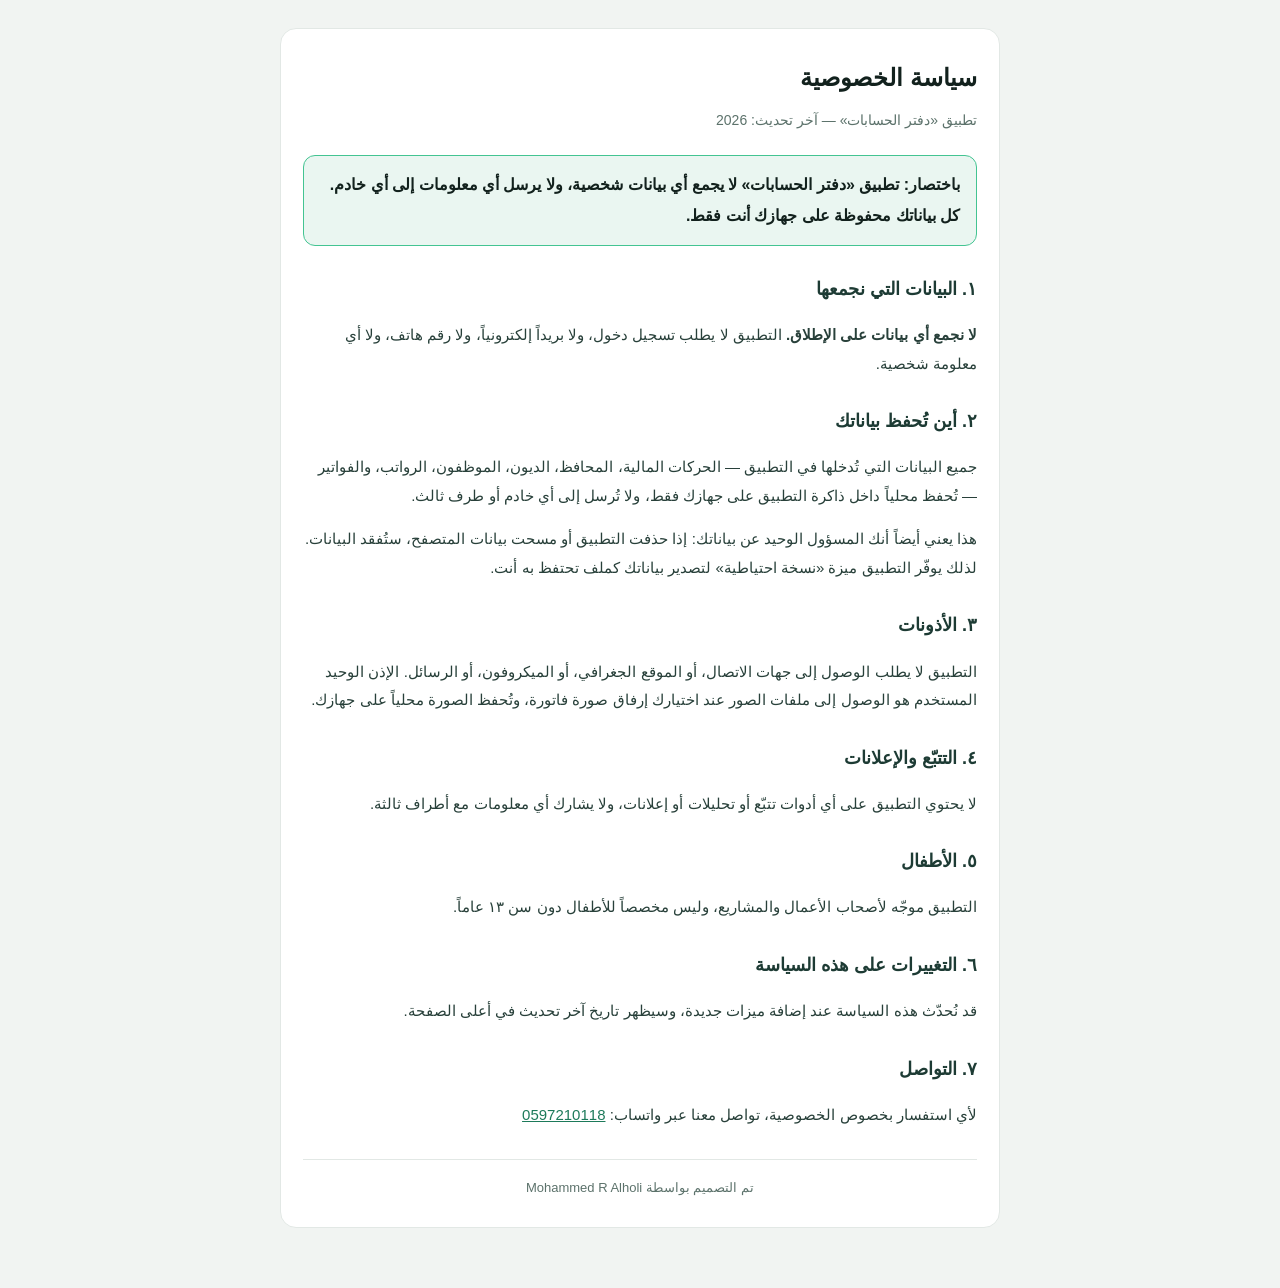
<file: privacy.html>
<!DOCTYPE html>
<html lang="ar" dir="rtl">
<head>
<meta charset="utf-8" />
<meta name="viewport" content="width=device-width, initial-scale=1" />
<title>سياسة الخصوصية — دفتر الحسابات</title>
<style>
  *{box-sizing:border-box;}
  body{margin:0;background:#F1F4F2;color:#12211D;font-family:-apple-system,"Segoe UI",Tahoma,sans-serif;
    padding:28px 18px 60px;line-height:1.9;}
  .wrap{max-width:720px;margin:0 auto;background:#fff;border:1px solid #E2E8E5;border-radius:16px;padding:26px 22px;}
  h1{font-size:24px;margin:0 0 6px;}
  .sub{color:#5C726B;font-size:14px;margin-bottom:22px;}
  h2{font-size:18px;margin:26px 0 8px;color:#1D3B34;}
  p,li{font-size:15px;color:#28403A;}
  ul{padding-inline-start:20px;}
  .box{background:#EAF6F1;border:1px solid #43C492;border-radius:12px;padding:14px 16px;margin:18px 0;font-weight:600;}
  .foot{margin-top:30px;padding-top:16px;border-top:1px solid #E2E8E5;color:#5C726B;font-size:13px;text-align:center;}
  a{color:#1D7A5A;}
</style>
</head>
<body>
<div class="wrap">
  <h1>سياسة الخصوصية</h1>
  <div class="sub">تطبيق «دفتر الحسابات» — آخر تحديث: 2026</div>

  <div class="box">
    باختصار: تطبيق «دفتر الحسابات» لا يجمع أي بيانات شخصية، ولا يرسل أي معلومات إلى أي خادم.
    كل بياناتك محفوظة على جهازك أنت فقط.
  </div>

  <h2>١. البيانات التي نجمعها</h2>
  <p><strong>لا نجمع أي بيانات على الإطلاق.</strong> التطبيق لا يطلب تسجيل دخول، ولا بريداً إلكترونياً، ولا رقم هاتف، ولا أي معلومة شخصية.</p>

  <h2>٢. أين تُحفظ بياناتك</h2>
  <p>جميع البيانات التي تُدخلها في التطبيق — الحركات المالية، المحافظ، الديون، الموظفون، الرواتب، والفواتير — تُحفظ محلياً داخل ذاكرة التطبيق على جهازك فقط، ولا تُرسل إلى أي خادم أو طرف ثالث.</p>
  <p>هذا يعني أيضاً أنك المسؤول الوحيد عن بياناتك: إذا حذفت التطبيق أو مسحت بيانات المتصفح، ستُفقد البيانات. لذلك يوفّر التطبيق ميزة «نسخة احتياطية» لتصدير بياناتك كملف تحتفظ به أنت.</p>

  <h2>٣. الأذونات</h2>
  <p>التطبيق لا يطلب الوصول إلى جهات الاتصال، أو الموقع الجغرافي، أو الميكروفون، أو الرسائل. الإذن الوحيد المستخدم هو الوصول إلى ملفات الصور عند اختيارك إرفاق صورة فاتورة، وتُحفظ الصورة محلياً على جهازك.</p>

  <h2>٤. التتبّع والإعلانات</h2>
  <p>لا يحتوي التطبيق على أي أدوات تتبّع أو تحليلات أو إعلانات، ولا يشارك أي معلومات مع أطراف ثالثة.</p>

  <h2>٥. الأطفال</h2>
  <p>التطبيق موجّه لأصحاب الأعمال والمشاريع، وليس مخصصاً للأطفال دون سن ١٣ عاماً.</p>

  <h2>٦. التغييرات على هذه السياسة</h2>
  <p>قد نُحدّث هذه السياسة عند إضافة ميزات جديدة، وسيظهر تاريخ آخر تحديث في أعلى الصفحة.</p>

  <h2>٧. التواصل</h2>
  <p>لأي استفسار بخصوص الخصوصية، تواصل معنا عبر واتساب: <a href="https://wa.me/970597210118">0597210118</a></p>

  <div class="foot">تم التصميم بواسطة Mohammed R Alholi</div>
</div>
</body>
</html>
</file>
